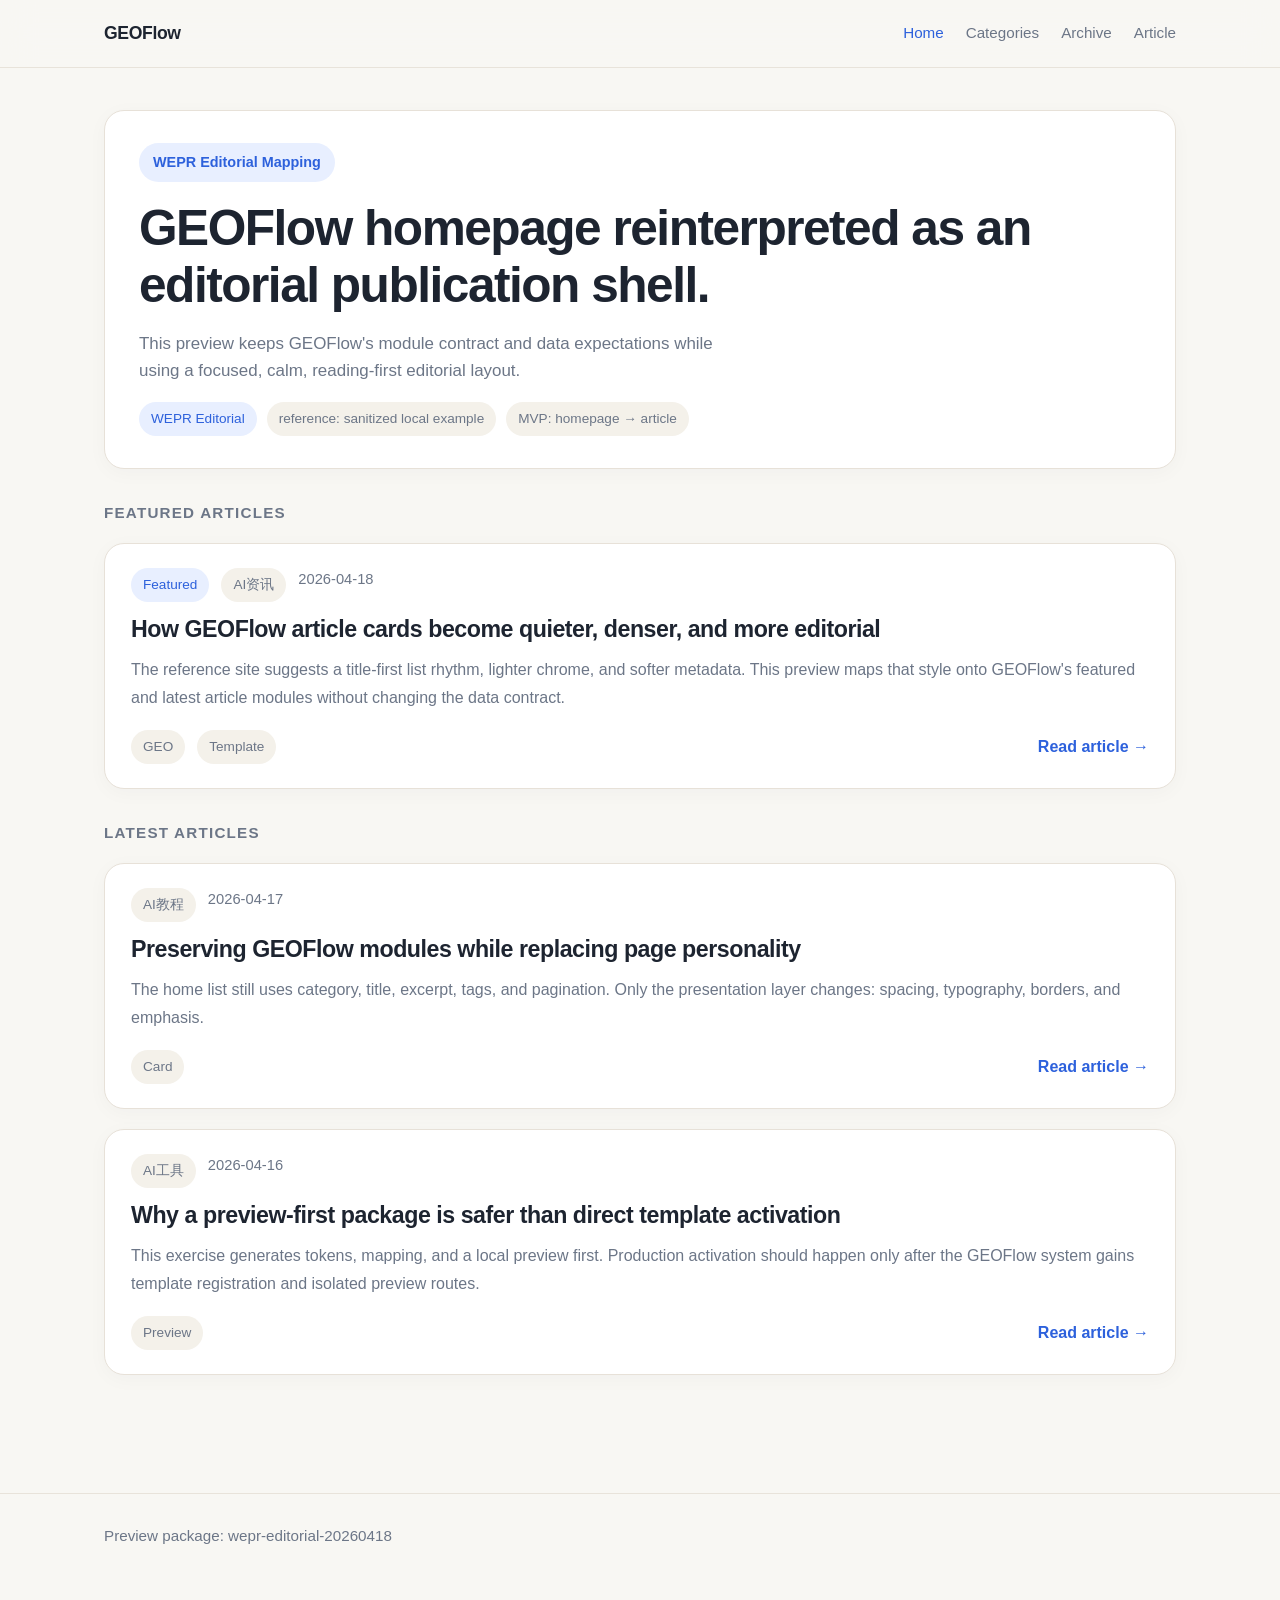
<file: docs/knowledge/ad-agent-qa/raw/s29-wepr-geo/wepr-geoflow/examples/wepr-editorial-20260418/index.html>
<!doctype html>
<html lang="zh-CN">
<head>
  <meta charset="utf-8">
  <meta name="viewport" content="width=device-width, initial-scale=1">
  <title>WEPR Editorial Preview · Home</title>
  <link rel="stylesheet" href="./assets/theme.css">
</head>
<body>
  <header class="topbar">
    <div class="shell topbar__inner">
      <a class="brand" href="./index.html">GEOFlow</a>
      <nav class="nav">
        <a class="active" href="./index.html">Home</a>
        <a href="./category.html">Categories</a>
        <a href="./archive.html">Archive</a>
        <a href="./article.html">Article</a>
      </nav>
    </div>
  </header>
  <main class="page">
    <div class="shell">
      <section class="hero">
        <div class="hero__eyebrow">WEPR Editorial Mapping</div>
        <h1 class="hero__title">GEOFlow homepage reinterpreted as an editorial publication shell.</h1>
        <p class="hero__copy">This preview keeps GEOFlow's module contract and data expectations while using a focused, calm, reading-first editorial layout.</p>
        <div id="packageMeta" style="display:flex;flex-wrap:wrap;gap:10px;margin-top:18px"></div>
      </section>

      <h2 class="section-title">Featured Articles</h2>
      <section class="card-list" style="margin-bottom:32px">
        <article class="card">
          <div class="meta">
            <span class="chip chip--accent">Featured</span>
            <span class="chip">AI资讯</span>
            <span>2026-04-18</span>
          </div>
          <h3 class="card__title"><a href="./article.html">How GEOFlow article cards become quieter, denser, and more editorial</a></h3>
          <p class="card__excerpt">The reference site suggests a title-first list rhythm, lighter chrome, and softer metadata. This preview maps that style onto GEOFlow's featured and latest article modules without changing the data contract.</p>
          <div class="card__footer">
            <div class="meta" style="margin:0"><span class="chip">GEO</span><span class="chip">Template</span></div>
            <a class="card__link" href="./article.html">Read article →</a>
          </div>
        </article>
      </section>

      <h2 class="section-title">Latest Articles</h2>
      <section class="card-list">
        <article class="card">
          <div class="meta"><span class="chip">AI教程</span><span>2026-04-17</span></div>
          <h3 class="card__title"><a href="./article.html">Preserving GEOFlow modules while replacing page personality</a></h3>
          <p class="card__excerpt">The home list still uses category, title, excerpt, tags, and pagination. Only the presentation layer changes: spacing, typography, borders, and emphasis.</p>
          <div class="card__footer"><div class="meta" style="margin:0"><span class="chip">Card</span></div><a class="card__link" href="./article.html">Read article →</a></div>
        </article>
        <article class="card">
          <div class="meta"><span class="chip">AI工具</span><span>2026-04-16</span></div>
          <h3 class="card__title"><a href="./article.html">Why a preview-first package is safer than direct template activation</a></h3>
          <p class="card__excerpt">This exercise generates tokens, mapping, and a local preview first. Production activation should happen only after the GEOFlow system gains template registration and isolated preview routes.</p>
          <div class="card__footer"><div class="meta" style="margin:0"><span class="chip">Preview</span></div><a class="card__link" href="./article.html">Read article →</a></div>
        </article>
      </section>
    </div>
  </main>
  <footer class="footer"><div class="shell">Preview package: wepr-editorial-20260418</div></footer>
  <script src="./assets/app.js"></script>
</body>
</html>
</file>
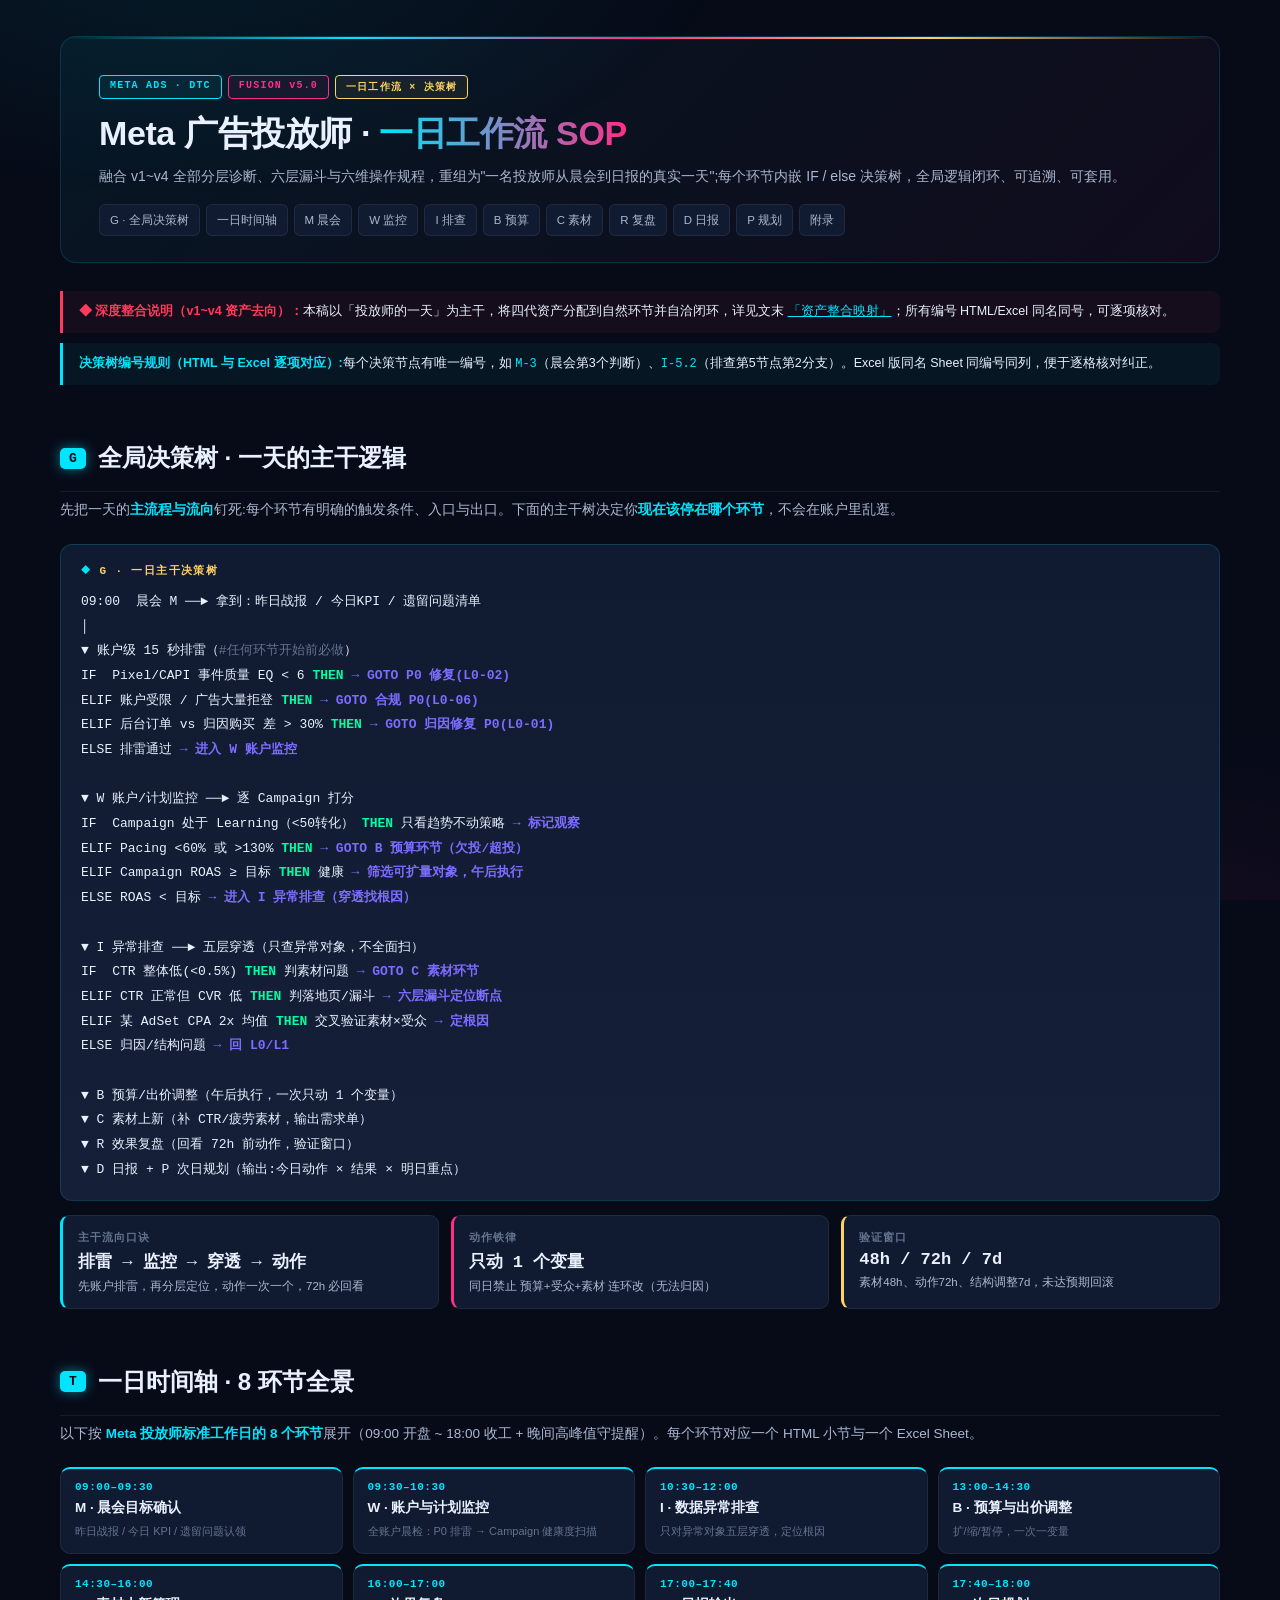
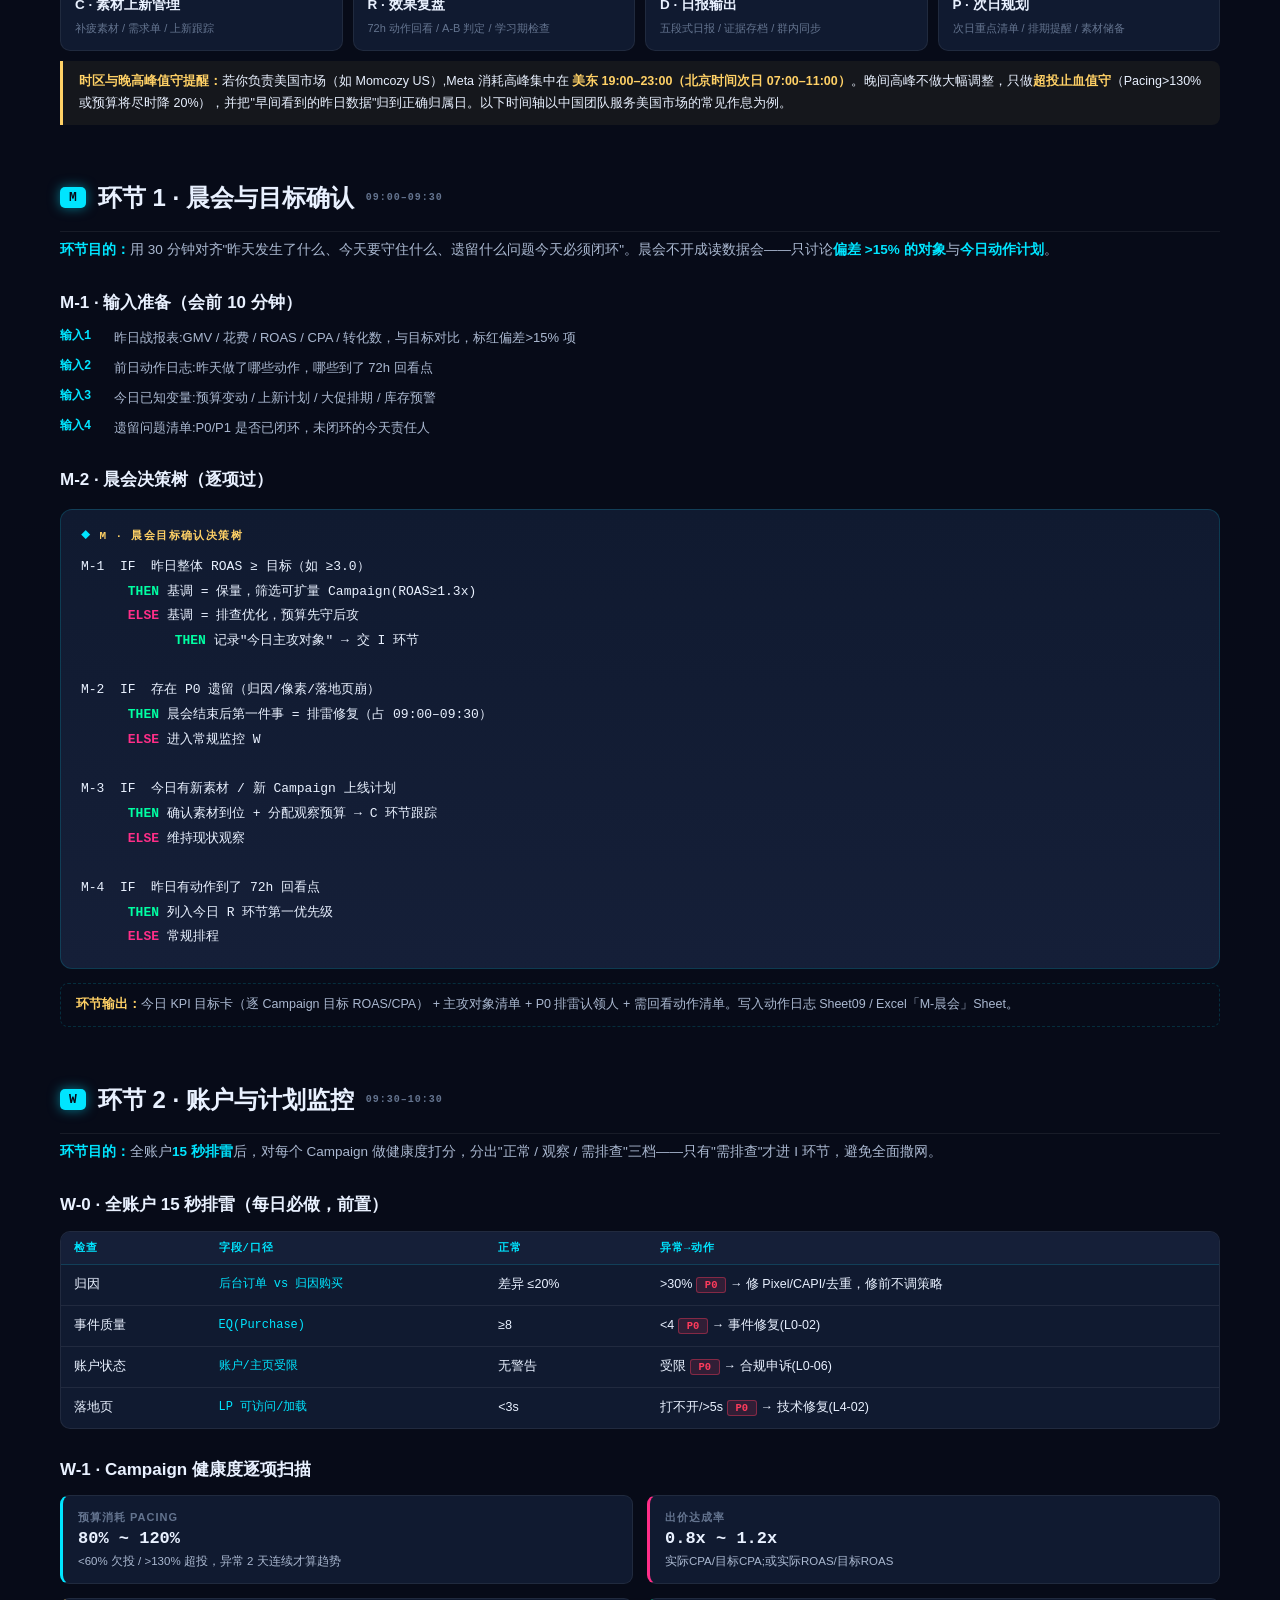
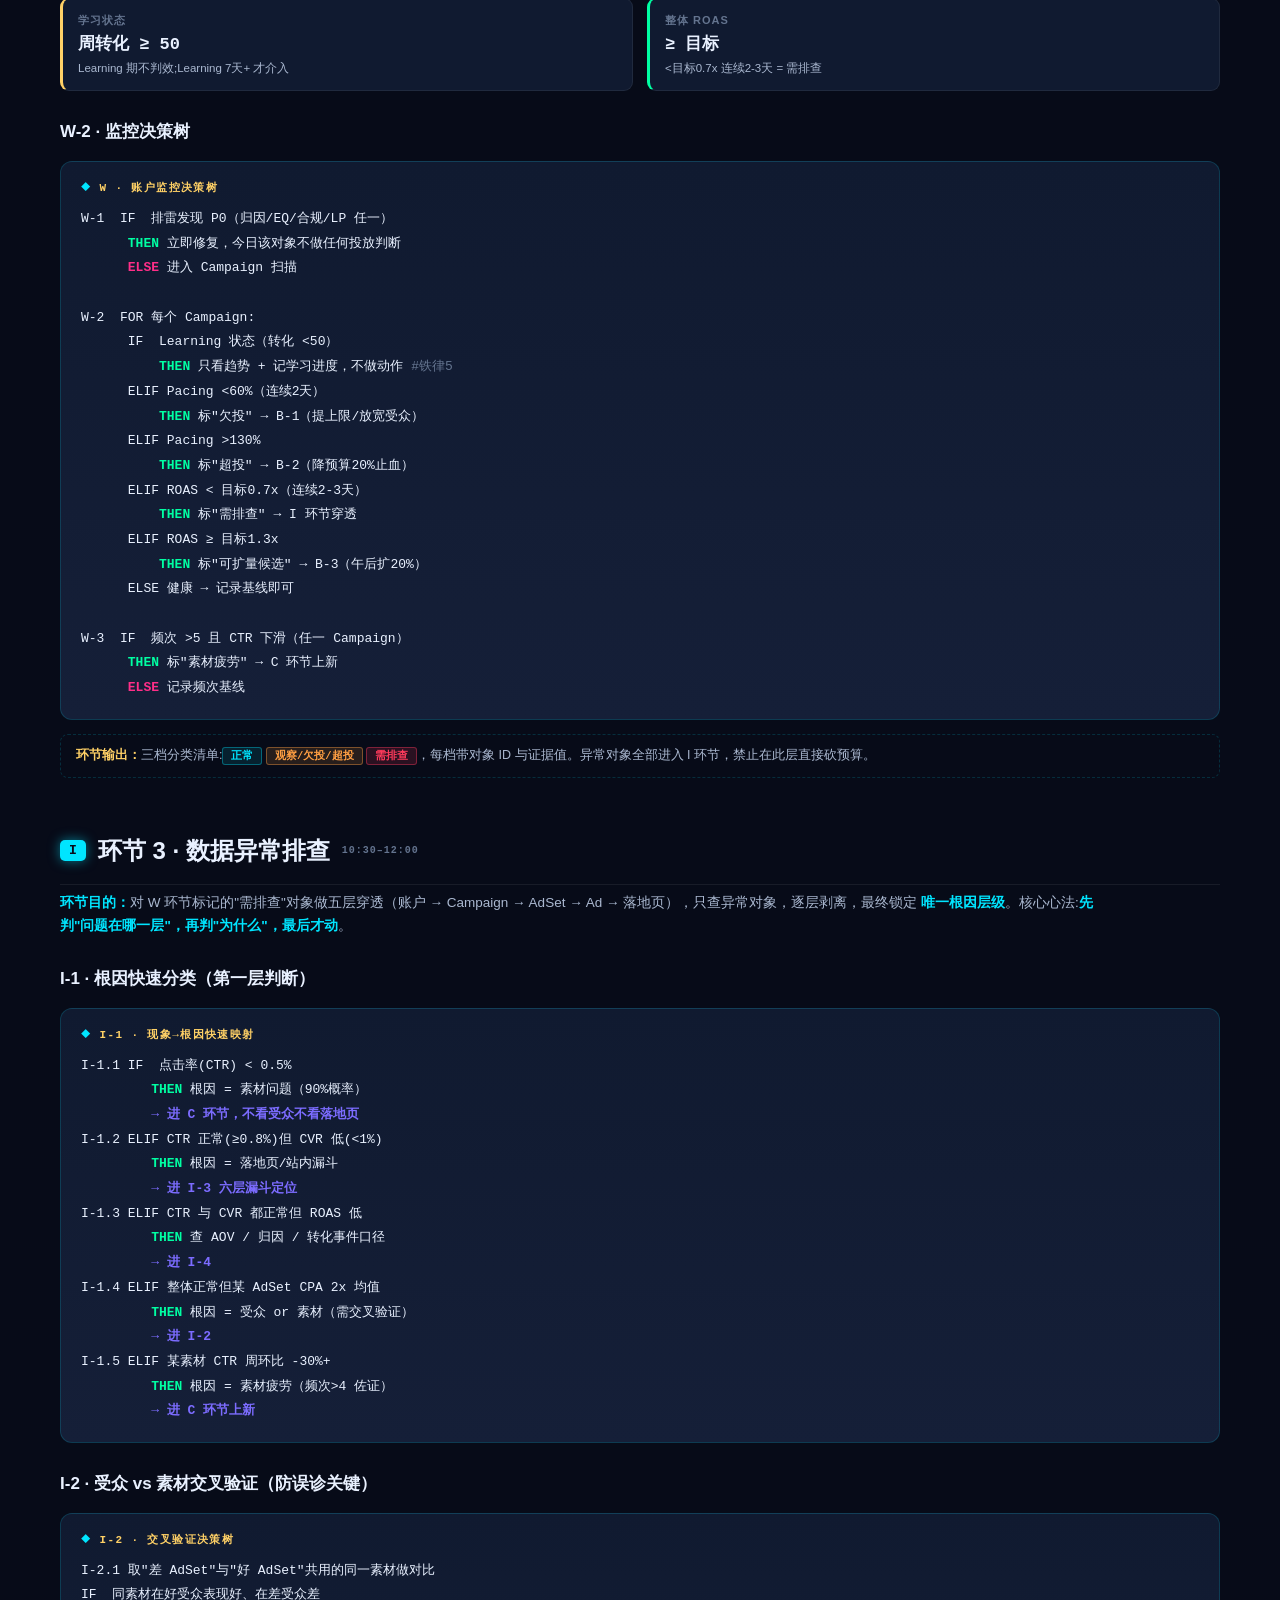
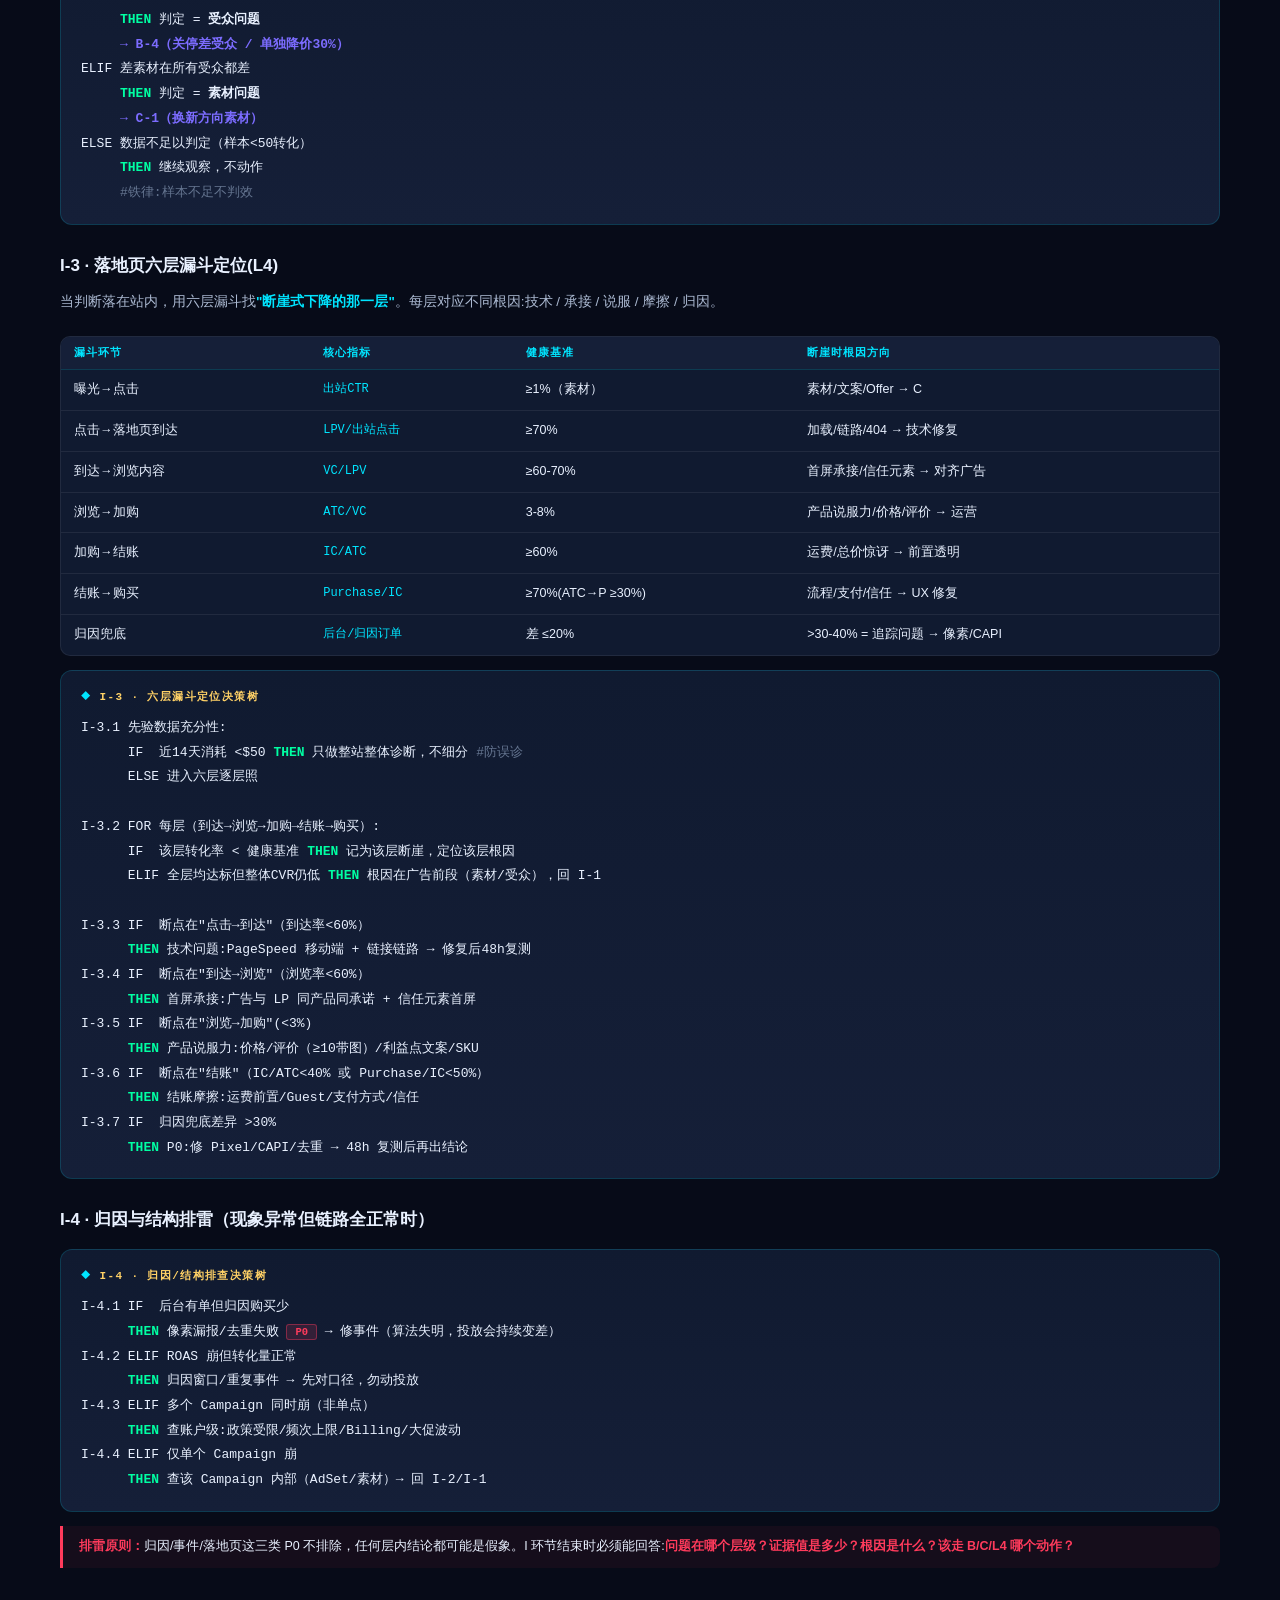
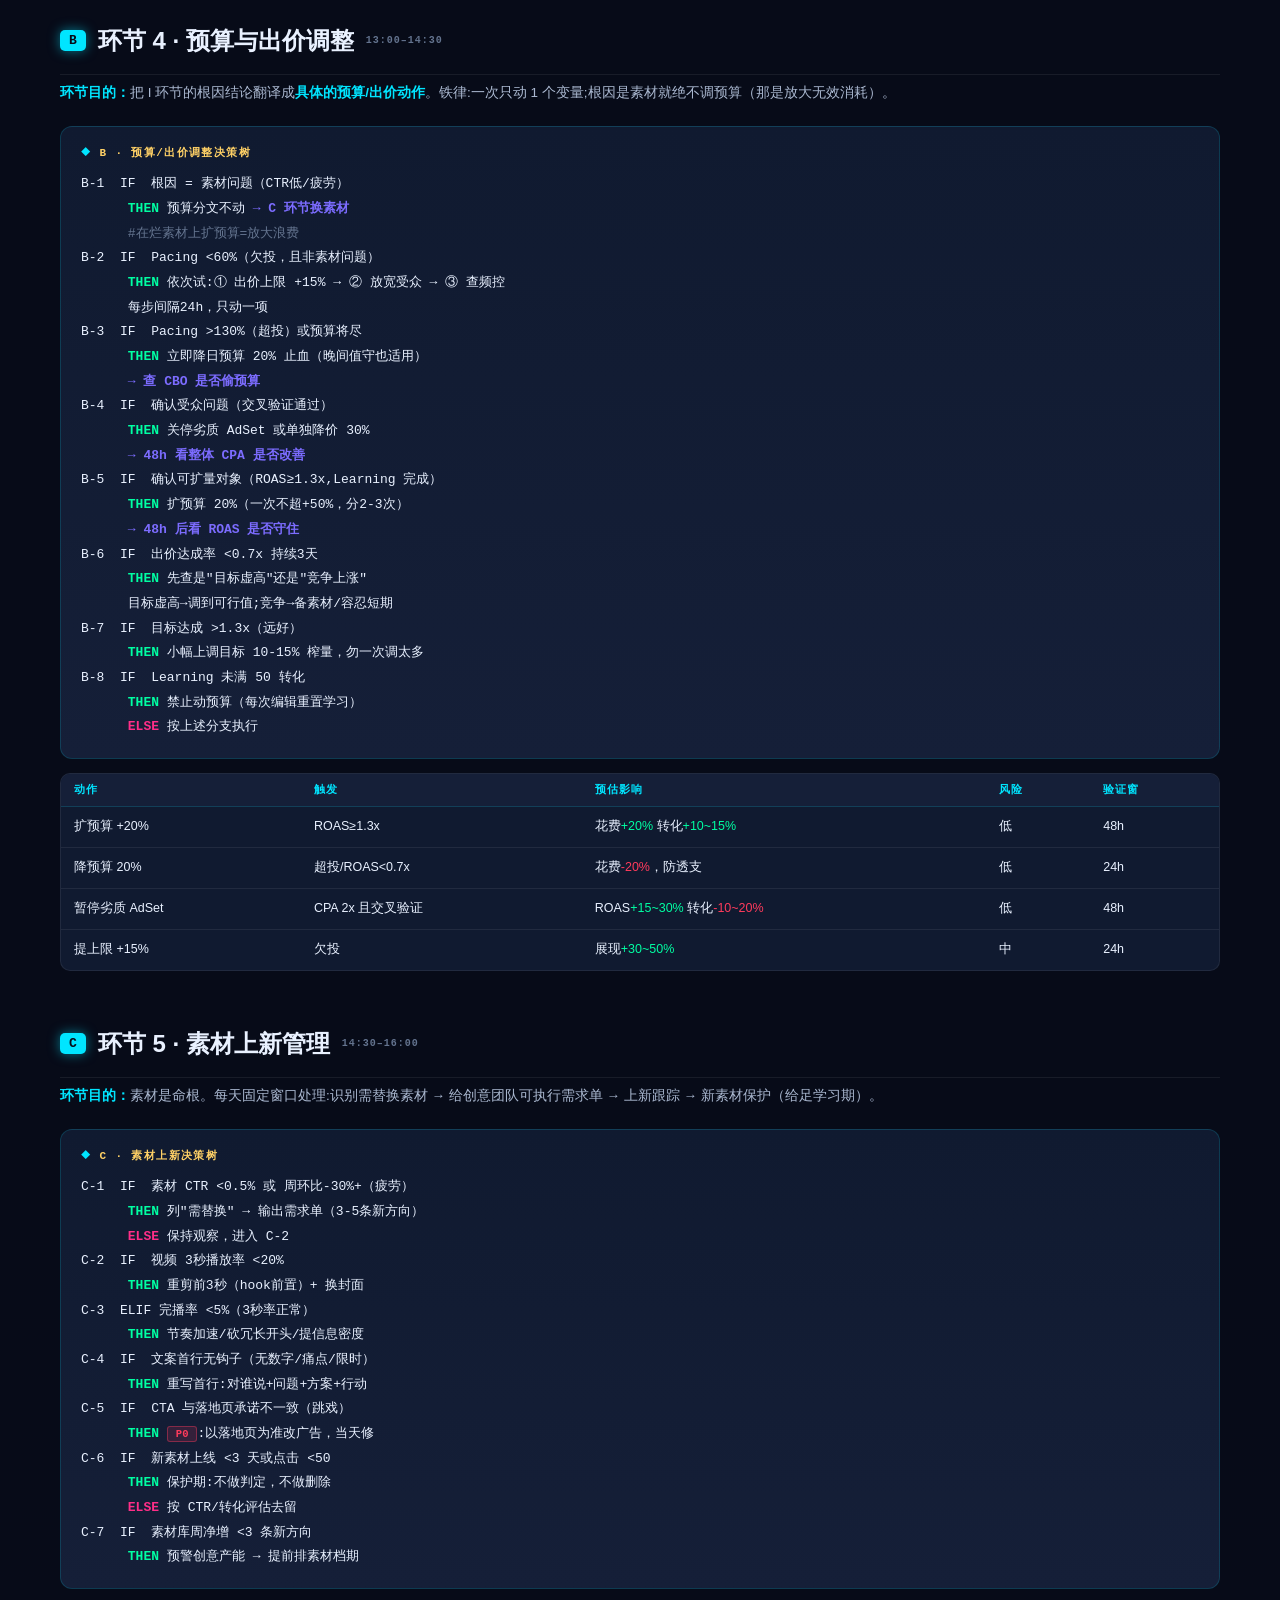
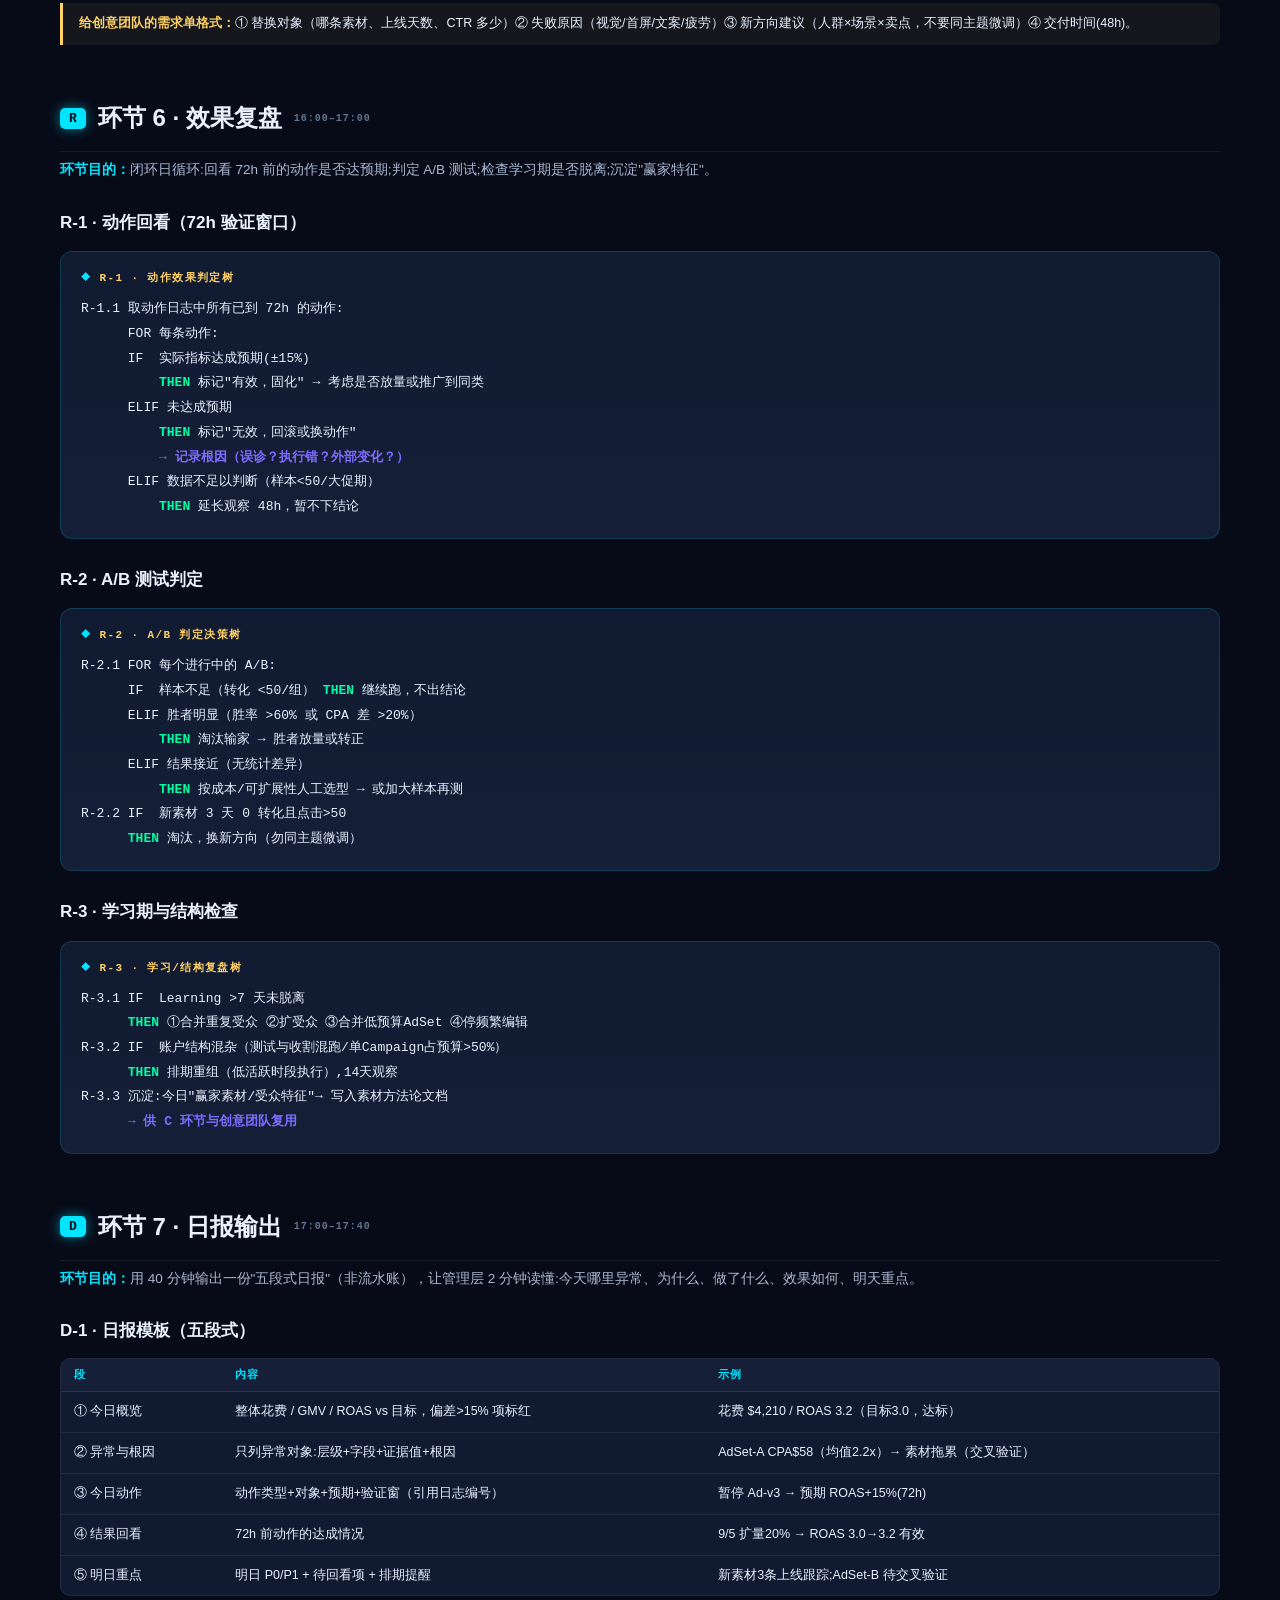
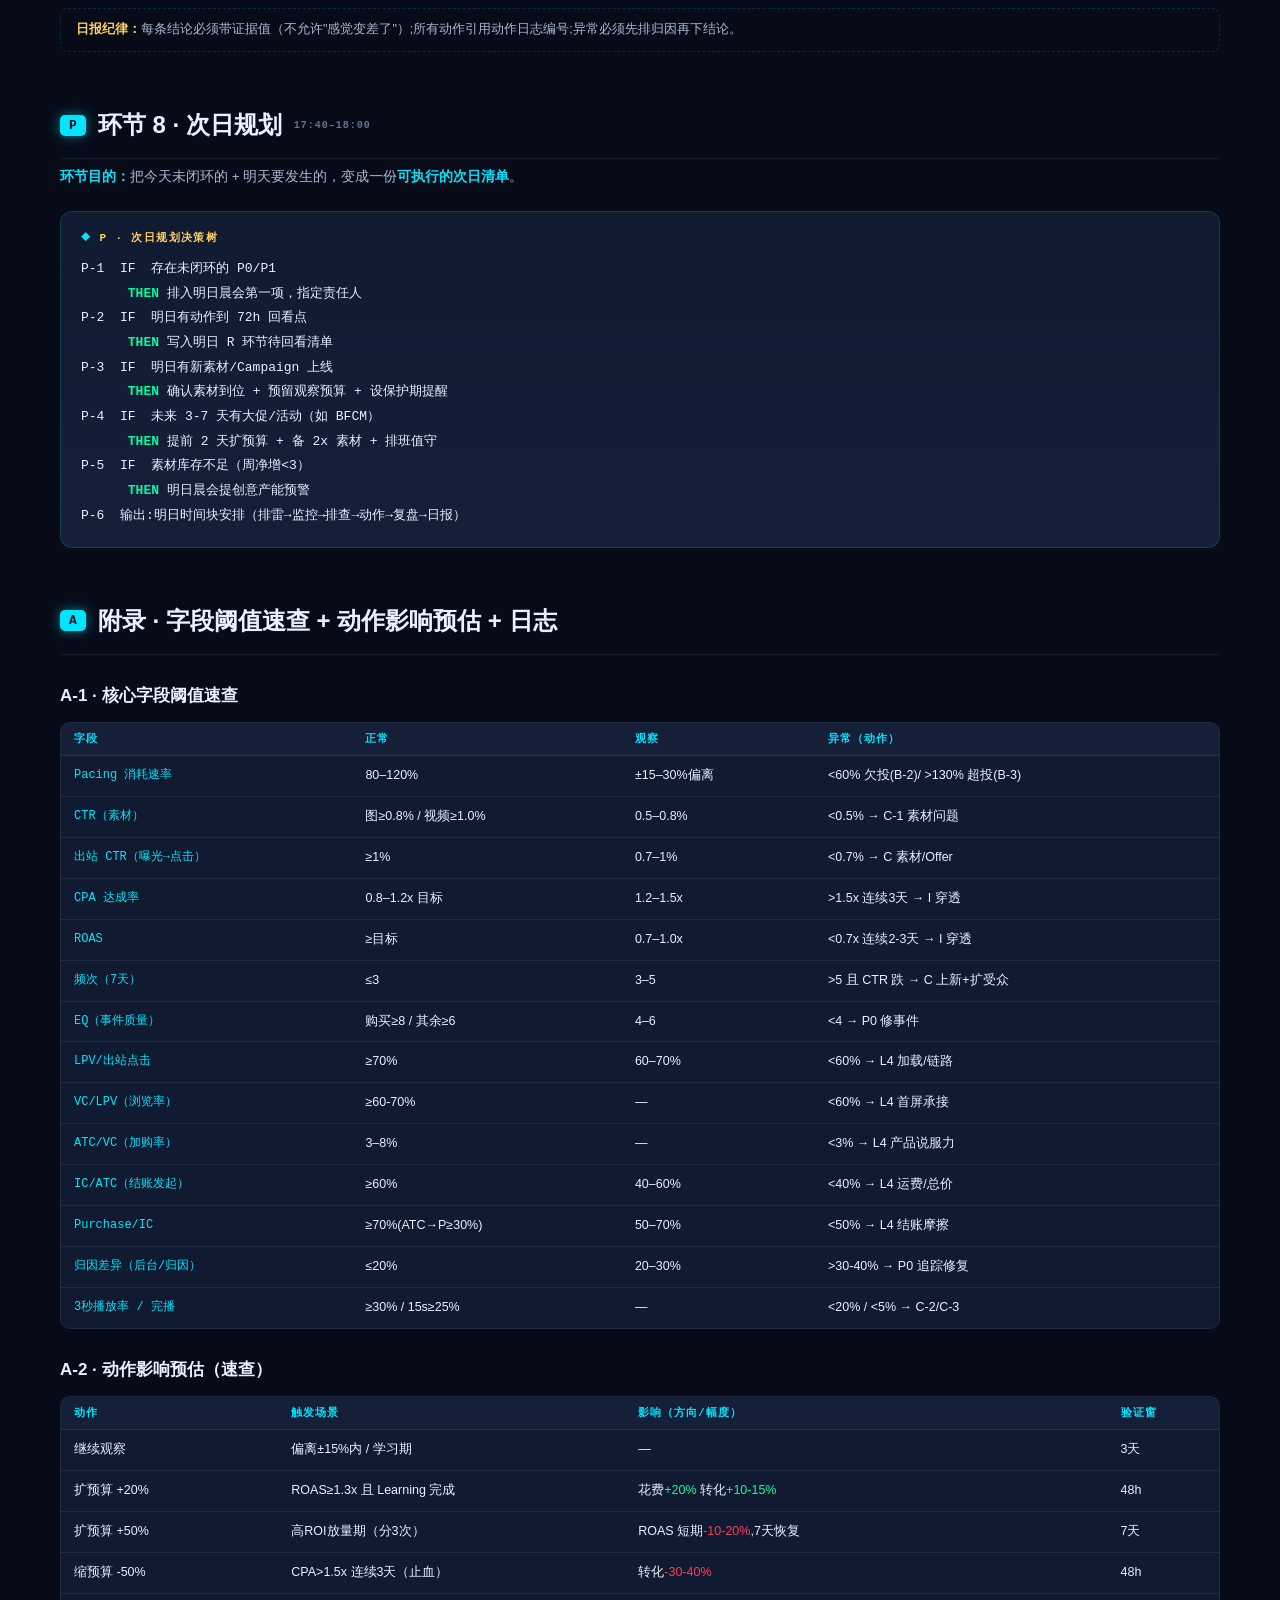
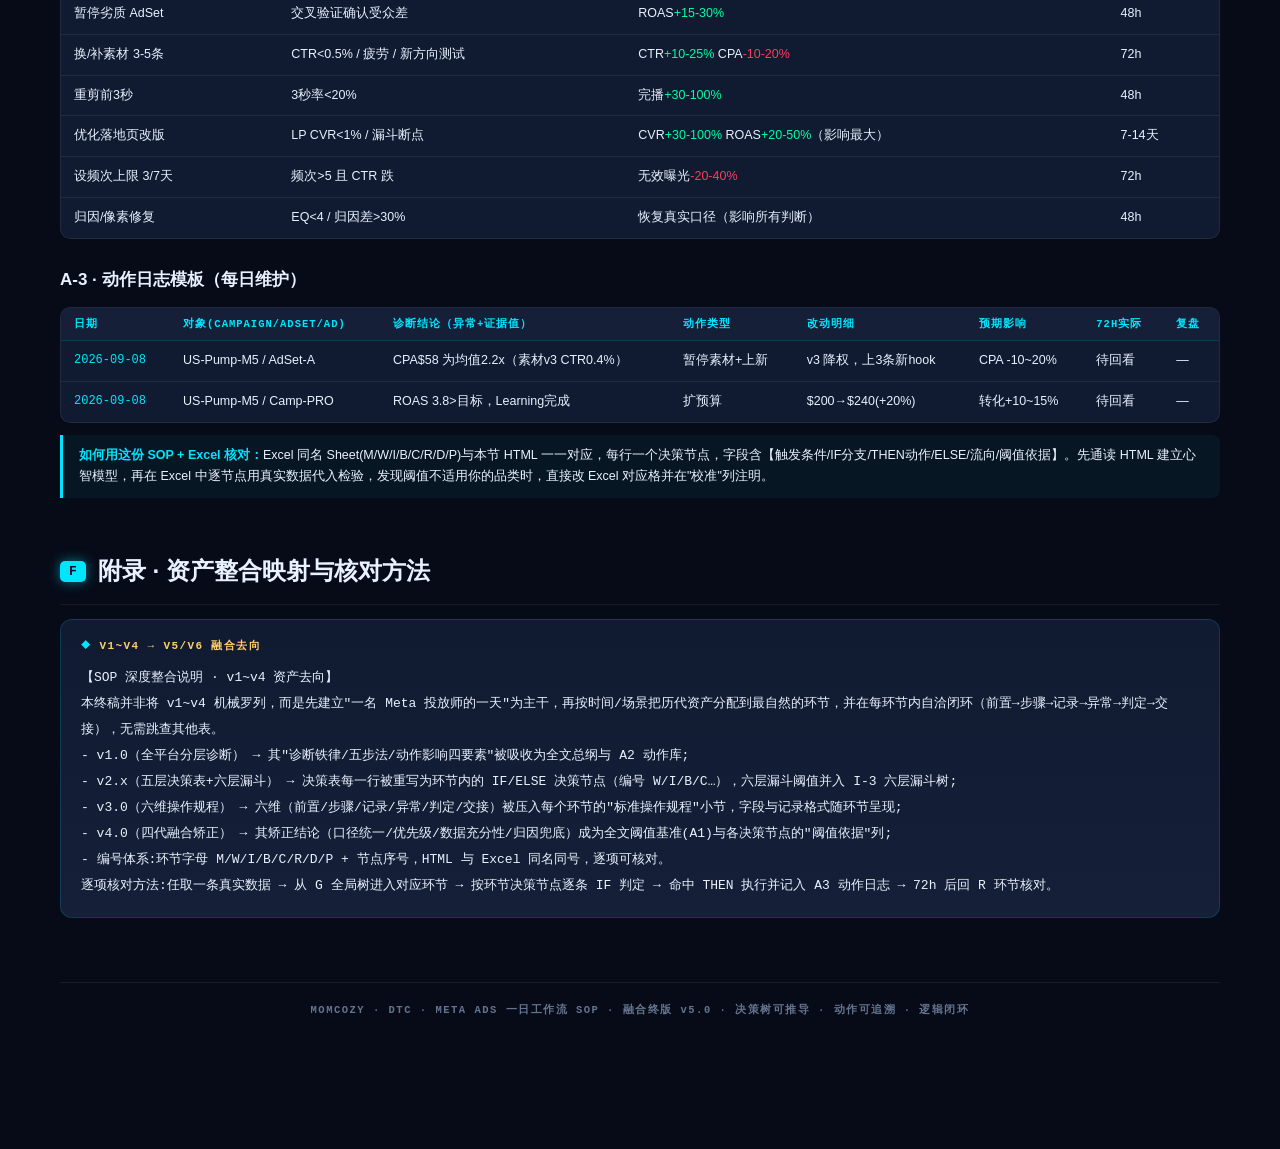
<file: docs/knowledge/ad-agent-qa/raw/s6-meta-operator-daily-sop.html>
<!DOCTYPE html>
<html lang="zh-CN">
<head>
<meta charset="UTF-8">
<meta name="viewport" content="width=device-width, initial-scale=1.0">
<title>Meta 广告投放师 · 一日工作流 SOP 融合终版 v5.0</title>
<style>
  :root{
    --bg:#070b18; --bg2:#0b1224; --card:#101a30; --card2:#151f38;
    --line:rgba(0,229,255,.16); --linesoft:rgba(255,255,255,.07);
    --cy:#00e5ff; --cy-dim:#0a7f96; --mg:#ff2e88; --gd:#ffd166;
    --gr:#00ffa3; --rd:#ff3b5c; --pu:#7c6cff; --or:#ff9f43;
    --t1:#e9f1ff; --t2:#aab8d0; --t3:#64748f;
    --mono:'SF Mono','JetBrains Mono','Menlo',monospace;
  }
  *{box-sizing:border-box;margin:0;padding:0}
  html{scroll-behavior:smooth}
  body{background:var(--bg);color:var(--t1);font-family:-apple-system,BlinkMacSystemFont,'SF Pro Display','PingFang SC','Microsoft YaHei',sans-serif;font-size:14.5px;line-height:1.75}
  body::before{content:'';position:fixed;inset:0;pointer-events:none;z-index:0;
    background:radial-gradient(ellipse 70% 45% at 15% -5%,rgba(0,229,255,.07),transparent 60%),
    radial-gradient(ellipse 55% 40% at 90% 105%,rgba(255,46,136,.06),transparent 60%)}
  .wrap{max-width:1240px;margin:0 auto;padding:36px 40px 130px;position:relative;z-index:1}
  /* header */
  .hdr{border:1px solid var(--line);border-radius:16px;padding:34px 38px 26px;position:relative;overflow:hidden;background:linear-gradient(135deg,rgba(0,229,255,.05),rgba(255,46,136,.04));margin-bottom:28px}
  .hdr::before{content:'';position:absolute;top:0;left:0;right:0;height:2px;background:linear-gradient(90deg,transparent,var(--cy),var(--mg),var(--gd),transparent)}
  .chip{display:inline-flex;gap:6px;flex-wrap:wrap;margin-bottom:14px}
  .chip span{font:600 10px var(--mono);letter-spacing:1.2px;padding:4px 10px;border:1px solid;border-radius:4px}
  .c-cy{color:var(--cy);border-color:var(--cy);background:rgba(0,229,255,.06)}
  .c-mg{color:var(--mg);border-color:var(--mg);background:rgba(255,46,136,.06)}
  .c-gd{color:var(--gd);border-color:var(--gd);background:rgba(255,209,102,.06)}
  h1{font-size:34px;font-weight:800;letter-spacing:-.4px;line-height:1.2;margin-bottom:10px}
  h1 .grad{background:linear-gradient(90deg,var(--cy),var(--mg));-webkit-background-clip:text;background-clip:text;-webkit-text-fill-color:transparent}
  .sub{color:var(--t2);font-size:14px;margin-bottom:16px}
  .toc{display:flex;gap:6px;flex-wrap:wrap;margin-top:6px}
  .toc a{font-size:11.5px;color:var(--t2);text-decoration:none;border:1px solid var(--linesoft);background:var(--card);padding:5px 10px;border-radius:6px}
  .toc a:hover{color:var(--cy);border-color:var(--cy)}
  /* section headers */
  h2{display:flex;align-items:center;gap:12px;font-size:24px;font-weight:800;margin:52px 0 6px;padding-bottom:12px;border-bottom:1px solid var(--linesoft)}
  h2 .no{font:700 13px var(--mono);color:var(--bg);background:var(--cy);padding:3px 9px;border-radius:5px;box-shadow:0 0 12px rgba(0,229,255,.5)}
  h2 .tag{font:600 10px var(--mono);color:var(--t3);letter-spacing:1px;text-transform:uppercase}
  .lead{color:var(--t2);font-size:13.5px;margin-bottom:22px;max-width:1050px}
  .lead b{color:var(--cy)}
  h3{font-size:17px;font-weight:700;margin:26px 0 10px;color:var(--t1)}
  h4{font-size:13.5px;font-weight:700;margin:16px 0 8px;color:var(--gd);letter-spacing:.3px}
  /* time timeline */
  .timeline{display:grid;grid-template-columns:repeat(4,1fr);gap:10px;margin:16px 0 8px}
  .tl-card{background:var(--card);border:1px solid var(--linesoft);border-top:2px solid var(--cy);border-radius:10px;padding:12px 14px}
  .tl-card .t{font:700 11px var(--mono);color:var(--cy);letter-spacing:.5px}
  .tl-card .n{font-size:13.5px;font-weight:700;color:var(--t1);margin:3px 0 2px}
  .tl-card .d{font-size:11px;color:var(--t3)}
  /* decision tree block */
  .tree{border:1px solid var(--line);border-radius:12px;background:linear-gradient(180deg,var(--card),var(--card2));padding:18px 20px;margin:14px 0;position:relative;overflow-x:auto}
  .tree .cap{font:700 11px var(--mono);color:var(--gd);letter-spacing:1.4px;text-transform:uppercase;margin-bottom:12px;display:flex;align-items:center;gap:8px}
  .tree .cap::before{content:'◆';color:var(--cy);font-size:9px}
  .dline{font:13px/1.9 var(--mono);white-space:pre;color:var(--t1)}
  .dline .IF{color:var(--cy);font-weight:700}
  .dline .then{color:var(--gr);font-weight:700}
  .dline .elif{color:var(--gd);font-weight:700}
  .dline .else{color:var(--mg);font-weight:700}
  .dline .cm{color:var(--t3)}
  .dline .go{color:var(--pu);font-weight:700}
  .dline .p0{color:var(--rd);font-weight:800}
  .dline .p1{color:var(--or);font-weight:700}
  /* rule cards */
  .grid2{display:grid;grid-template-columns:1fr 1fr;gap:14px}
  .grid3{display:grid;grid-template-columns:repeat(3,1fr);gap:12px}
  .kpi{background:var(--card);border:1px solid var(--linesoft);border-left:3px solid var(--cy);border-radius:9px;padding:12px 15px}
  .kpi.mg{border-left-color:var(--mg)} .kpi.gd{border-left-color:var(--gd)} .kpi.gr{border-left-color:var(--gr)}
  .kpi .h{font-size:11px;color:var(--t3);text-transform:uppercase;letter-spacing:1px;font-weight:600}
  .kpi .v{font:700 17px var(--mono);color:var(--t1);margin-top:2px}
  .kpi .d{font-size:11.5px;color:var(--t2);margin-top:3px}
  /* tables */
  .tw{overflow-x:auto;border:1px solid var(--linesoft);border-radius:10px;margin:12px 0;background:var(--card)}
  table{width:100%;border-collapse:collapse;font-size:12.5px;min-width:760px}
  th{background:var(--card2);color:var(--cy);text-align:left;padding:9px 13px;font:700 10.5px var(--mono);letter-spacing:1px;text-transform:uppercase;border-bottom:1px solid var(--line);white-space:nowrap}
  td{padding:9px 13px;border-bottom:1px solid var(--linesoft);color:var(--t1);vertical-align:top}
  tr:last-child td{border:none}
  tr:hover td{background:rgba(0,229,255,.03)}
  .mono{font-family:var(--mono);font-size:12px;color:var(--cy)}
  .p{display:inline-block;padding:1px 8px;border-radius:3px;font:700 10.5px var(--mono)}
  .p.p0{background:rgba(255,59,92,.14);color:var(--rd);border:1px solid rgba(255,59,92,.4)}
  .p.p1{background:rgba(255,159,67,.13);color:var(--or);border:1px solid rgba(255,159,67,.4)}
  .p.p2{background:rgba(0,229,255,.1);color:var(--cy);border:1px solid rgba(0,229,255,.35)}
  .p.ok{background:rgba(0,255,163,.1);color:var(--gr);border:1px solid rgba(0,255,163,.35)}
  .up{color:var(--gr)} .dn{color:var(--rd)} .mid{color:var(--gd)}
  /* callout */
  .note{border-left:3px solid var(--gd);background:rgba(255,209,102,.06);padding:10px 16px;border-radius:0 8px 8px 0;font-size:12.5px;color:var(--t1);margin:10px 0}
  .note.cy{border-color:var(--cy);background:rgba(0,229,255,.05)}
  .note.rd{border-color:var(--rd);background:rgba(255,59,92,.06)}
  .note b{color:var(--gd)} .note.cy b{color:var(--cy)} .note.rd b{color:var(--rd)}
  .step{display:flex;gap:10px;margin:7px 0;font-size:13px;color:var(--t2)}
  .step .idx{font:700 12px var(--mono);color:var(--cy);min-width:44px}
  .out{margin-top:10px;padding:10px 15px;border:1px dashed var(--line);border-radius:8px;font-size:12.5px;color:var(--t2)}
  .out b{color:var(--gd)}
  .footer{margin-top:64px;padding-top:20px;border-top:1px solid var(--linesoft);text-align:center;font:600 10.5px var(--mono);color:var(--t3);letter-spacing:1.5px}
  @media(max-width:980px){.wrap{padding:20px 16px}.grid2,.grid3{grid-template-columns:1fr}.timeline{grid-template-columns:repeat(2,1fr)}h1{font-size:26px}h2{font-size:20px}}
</style>
</head>
<body>
<div class="wrap">
<!-- ============ HEADER ============ -->
<header class="hdr">
  <div class="chip">
    <span class="c-cy">META ADS · DTC</span>
    <span class="c-mg">FUSION v5.0</span>
    <span class="c-gd">一日工作流 × 决策树</span>
  </div>
  <h1>Meta 广告投放师 · <span class="grad">一日工作流 SOP</span></h1>
  <p class="sub">融合 v1~v4 全部分层诊断、六层漏斗与六维操作规程，重组为"一名投放师从晨会到日报的真实一天";每个环节内嵌 IF / else 决策树，全局逻辑闭环、可追溯、可套用。</p>
  <div class="toc">
    <a href="#g">G · 全局决策树</a>
    <a href="#t">一日时间轴</a>
    <a href="#m">M 晨会</a>
    <a href="#w">W 监控</a>
    <a href="#i">I 排查</a>
    <a href="#b">B 预算</a>
    <a href="#c">C 素材</a>
    <a href="#r">R 复盘</a>
    <a href="#d">D 日报</a>
    <a href="#p">P 规划</a>
    <a href="#a">附录</a>
  </div>
</header>
<div class="note rd" style="margin-top:18px"><b>◆ 深度整合说明（v1~v4 资产去向）：</b>本稿以「投放师的一天」为主干，将四代资产分配到自然环节并自洽闭环，详见文末 <a href="#fusion" style="color:var(--cy)">「资产整合映射」</a>；所有编号 HTML/Excel 同名同号，可逐项核对。</div>


<div class="note cy"><b>决策树编号规则（HTML 与 Excel 逐项对应）:</b>每个决策节点有唯一编号，如 <span class="mono">M-3</span>（晨会第3个判断）、<span class="mono">I-5.2</span>（排查第5节点第2分支）。Excel 版同名 Sheet 同编号同列，便于逐格核对纠正。</div>

<!-- ============ G 全局 ============ -->
<h2 id="g"><span class="no">G</span>全局决策树 · 一天的主干逻辑</h2>
<p class="lead">先把一天的<b>主流程与流向</b>钉死:每个环节有明确的触发条件、入口与出口。下面的主干树决定你<b>现在该停在哪个环节</b>，不会在账户里乱逛。</p>

<div class="tree"><div class="cap">G · 一日主干决策树</div>
<div class="dline">09:00  晨会 M ──► 拿到：昨日战报 / 今日KPI / 遗留问题清单
│
▼ 账户级 15 秒排雷（<span class="cm">#任何环节开始前必做</span>）
IF  Pixel/CAPI 事件质量 EQ &lt; 6 <span class="then">THEN</span> <span class="go">→ GOTO P0 修复(L0-02)</span>
ELIF 账户受限 / 广告大量拒登 <span class="then">THEN</span> <span class="go">→ GOTO 合规 P0(L0-06)</span>
ELIF 后台订单 vs 归因购买 差 &gt; 30% <span class="then">THEN</span> <span class="go">→ GOTO 归因修复 P0(L0-01)</span>
ELSE 排雷通过 <span class="go">→ 进入 W 账户监控</span>

▼ W 账户/计划监控 ──► 逐 Campaign 打分
IF  Campaign 处于 Learning（&lt;50转化） <span class="then">THEN</span> 只看趋势不动策略 <span class="go">→ 标记观察</span>
ELIF Pacing &lt;60% 或 &gt;130% <span class="then">THEN</span> <span class="go">→ GOTO B 预算环节（欠投/超投）</span>
ELIF Campaign ROAS ≥ 目标 <span class="then">THEN</span> 健康 <span class="go">→ 筛选可扩量对象，午后执行</span>
ELSE ROAS &lt; 目标 <span class="go">→ 进入 I 异常排查（穿透找根因）</span>

▼ I 异常排查 ──► 五层穿透（只查异常对象，不全面扫）
IF  CTR 整体低(&lt;0.5%) <span class="then">THEN</span> 判素材问题 <span class="go">→ GOTO C 素材环节</span>
ELIF CTR 正常但 CVR 低 <span class="then">THEN</span> 判落地页/漏斗 <span class="go">→ 六层漏斗定位断点</span>
ELIF 某 AdSet CPA 2x 均值 <span class="then">THEN</span> 交叉验证素材×受众 <span class="go">→ 定根因</span>
ELSE 归因/结构问题 <span class="go">→ 回 L0/L1</span>

▼ B 预算/出价调整（午后执行，一次只动 1 个变量）
▼ C 素材上新（补 CTR/疲劳素材，输出需求单）
▼ R 效果复盘（回看 72h 前动作，验证窗口）
▼ D 日报 + P 次日规划（输出:今日动作 × 结果 × 明日重点）</div>
</div>

<div class="grid3">
  <div class="kpi"><div class="h">主干流向口诀</div><div class="v">排雷 → 监控 → 穿透 → 动作</div><div class="d">先账户排雷，再分层定位，动作一次一个，72h 必回看</div></div>
  <div class="kpi mg"><div class="h">动作铁律</div><div class="v">只动 1 个变量</div><div class="d">同日禁止 预算+受众+素材 连环改（无法归因）</div></div>
  <div class="kpi gd"><div class="h">验证窗口</div><div class="v">48h / 72h / 7d</div><div class="d">素材48h、动作72h、结构调整7d，未达预期回滚</div></div>
</div>

<!-- ============ 时间轴 ============ -->
<h2 id="t"><span class="no">T</span>一日时间轴 · 8 环节全景</h2>
<p class="lead">以下按 <b>Meta 投放师标准工作日的 8 个环节</b>展开（09:00 开盘 ~ 18:00 收工 + 晚间高峰值守提醒）。每个环节对应一个 HTML 小节与一个 Excel Sheet。</p>

<div class="timeline">
  <div class="tl-card"><div class="t">09:00–09:30</div><div class="n">M · 晨会目标确认</div><div class="d">昨日战报 / 今日 KPI / 遗留问题认领</div></div>
  <div class="tl-card"><div class="t">09:30–10:30</div><div class="n">W · 账户与计划监控</div><div class="d">全账户晨检：P0 排雷 → Campaign 健康度扫描</div></div>
  <div class="tl-card"><div class="t">10:30–12:00</div><div class="n">I · 数据异常排查</div><div class="d">只对异常对象五层穿透，定位根因</div></div>
  <div class="tl-card"><div class="t">13:00–14:30</div><div class="n">B · 预算与出价调整</div><div class="d">扩/缩/暂停，一次一变量</div></div>
  <div class="tl-card"><div class="t">14:30–16:00</div><div class="n">C · 素材上新管理</div><div class="d">补疲素材 / 需求单 / 上新跟踪</div></div>
  <div class="tl-card"><div class="t">16:00–17:00</div><div class="n">R · 效果复盘</div><div class="d">72h 动作回看 / A-B 判定 / 学习期检查</div></div>
  <div class="tl-card"><div class="t">17:00–17:40</div><div class="n">D · 日报输出</div><div class="d">五段式日报 / 证据存档 / 群内同步</div></div>
  <div class="tl-card"><div class="t">17:40–18:00</div><div class="n">P · 次日规划</div><div class="d">次日重点清单 / 排期提醒 / 素材储备</div></div>
</div>

<div class="note"><b>时区与晚高峰值守提醒：</b>若你负责美国市场（如 Momcozy US）,Meta 消耗高峰集中在 <b>美东 19:00–23:00（北京时间次日 07:00–11:00）</b>。晚间高峰不做大幅调整，只做<b>超投止血值守</b>（Pacing&gt;130% 或预算将尽时降 20%），并把"早间看到的昨日数据"归到正确归属日。以下时间轴以中国团队服务美国市场的常见作息为例。</div>
<!-- ============ M 晨会 ============ -->
<h2 id="m"><span class="no">M</span>环节 1 · 晨会与目标确认 <span class="tag">09:00–09:30</span></h2>
<p class="lead"><b>环节目的：</b>用 30 分钟对齐"昨天发生了什么、今天要守住什么、遗留什么问题今天必须闭环"。晨会不开成读数据会——只讨论<b>偏差 &gt;15% 的对象</b>与<b>今日动作计划</b>。</p>

<h3>M-1 · 输入准备（会前 10 分钟）</h3>
<div class="step"><span class="idx">输入1</span><span>昨日战报表:GMV / 花费 / ROAS / CPA / 转化数，与目标对比，标红偏差&gt;15% 项</span></div>
<div class="step"><span class="idx">输入2</span><span>前日动作日志:昨天做了哪些动作，哪些到了 72h 回看点</span></div>
<div class="step"><span class="idx">输入3</span><span>今日已知变量:预算变动 / 上新计划 / 大促排期 / 库存预警</span></div>
<div class="step"><span class="idx">输入4</span><span>遗留问题清单:P0/P1 是否已闭环，未闭环的今天责任人</span></div>

<h3>M-2 · 晨会决策树（逐项过）</h3>
<div class="tree"><div class="cap">M · 晨会目标确认决策树</div>
<div class="dline">M-1  IF  昨日整体 ROAS ≥ 目标（如 ≥3.0）
      <span class="then">THEN</span> 基调 = 保量，筛选可扩量 Campaign(ROAS≥1.3x)
      <span class="else">ELSE</span> 基调 = 排查优化，预算先守后攻
            <span class="then">THEN</span> 记录"今日主攻对象" → 交 I 环节

M-2  IF  存在 P0 遗留（归因/像素/落地页崩）
      <span class="then">THEN</span> 晨会结束后第一件事 = 排雷修复（占 09:00–09:30）
      <span class="else">ELSE</span> 进入常规监控 W

M-3  IF  今日有新素材 / 新 Campaign 上线计划
      <span class="then">THEN</span> 确认素材到位 + 分配观察预算 → C 环节跟踪
      <span class="else">ELSE</span> 维持现状观察

M-4  IF  昨日有动作到了 72h 回看点
      <span class="then">THEN</span> 列入今日 R 环节第一优先级
      <span class="else">ELSE</span> 常规排程</div>
</div>

<div class="out"><b>环节输出：</b>今日 KPI 目标卡（逐 Campaign 目标 ROAS/CPA） + 主攻对象清单 + P0 排雷认领人 + 需回看动作清单。写入动作日志 Sheet09 / Excel「M-晨会」Sheet。</div>

<!-- ============ W 监控 ============ -->
<h2 id="w"><span class="no">W</span>环节 2 · 账户与计划监控 <span class="tag">09:30–10:30</span></h2>
<p class="lead"><b>环节目的：</b>全账户<b>15 秒排雷</b>后，对每个 Campaign 做健康度打分，分出"正常 / 观察 / 需排查"三档——只有"需排查"才进 I 环节，避免全面撒网。</p>

<h3>W-0 · 全账户 15 秒排雷（每日必做，前置）</h3>
<div class="tw"><table>
<tr><th>检查</th><th>字段/口径</th><th>正常</th><th>异常→动作</th></tr>
<tr><td>归因</td><td class="mono">后台订单 vs 归因购买</td><td>差异 ≤20%</td><td>&gt;30% <span class="p p0">P0</span> → 修 Pixel/CAPI/去重，修前不调策略</td></tr>
<tr><td>事件质量</td><td class="mono">EQ(Purchase)</td><td>≥8</td><td>&lt;4 <span class="p p0">P0</span> → 事件修复(L0-02)</td></tr>
<tr><td>账户状态</td><td class="mono">账户/主页受限</td><td>无警告</td><td>受限 <span class="p p0">P0</span> → 合规申诉(L0-06)</td></tr>
<tr><td>落地页</td><td class="mono">LP 可访问/加载</td><td>&lt;3s</td><td>打不开/&gt;5s <span class="p p0">P0</span> → 技术修复(L4-02)</td></tr>
</table></div>

<h3>W-1 · Campaign 健康度逐项扫描</h3>
<div class="grid2">
  <div class="kpi"><div class="h">预算消耗 Pacing</div><div class="v">80% ~ 120%</div><div class="d">&lt;60% 欠投 / &gt;130% 超投，异常 2 天连续才算趋势</div></div>
  <div class="kpi mg"><div class="h">出价达成率</div><div class="v">0.8x ~ 1.2x</div><div class="d">实际CPA/目标CPA;或实际ROAS/目标ROAS</div></div>
  <div class="kpi gd"><div class="h">学习状态</div><div class="v">周转化 ≥ 50</div><div class="d">Learning 期不判效;Learning 7天+ 才介入</div></div>
  <div class="kpi gr"><div class="h">整体 ROAS</div><div class="v">≥ 目标</div><div class="d">&lt;目标0.7x 连续2-3天 = 需排查</div></div>
</div>

<h3>W-2 · 监控决策树</h3>
<div class="tree"><div class="cap">W · 账户监控决策树</div>
<div class="dline">W-1  IF  排雷发现 P0（归因/EQ/合规/LP 任一）
      <span class="then">THEN</span> 立即修复，今日该对象不做任何投放判断
      <span class="else">ELSE</span> 进入 Campaign 扫描

W-2  FOR 每个 Campaign:
      IF  Learning 状态（转化 &lt;50）
          <span class="then">THEN</span> 只看趋势 + 记学习进度，不做动作 <span class="cm">#铁律5</span>
      ELIF Pacing &lt;60%（连续2天）
          <span class="then">THEN</span> 标"欠投" → B-1（提上限/放宽受众）
      ELIF Pacing &gt;130%
          <span class="then">THEN</span> 标"超投" → B-2（降预算20%止血）
      ELIF ROAS &lt; 目标0.7x（连续2-3天）
          <span class="then">THEN</span> 标"需排查" → I 环节穿透
      ELIF ROAS ≥ 目标1.3x
          <span class="then">THEN</span> 标"可扩量候选" → B-3（午后扩20%）
      ELSE 健康 → 记录基线即可

W-3  IF  频次 &gt;5 且 CTR 下滑（任一 Campaign）
      <span class="then">THEN</span> 标"素材疲劳" → C 环节上新
      <span class="else">ELSE</span> 记录频次基线</div>
</div>

<div class="out"><b>环节输出：</b>三档分类清单:<span class="p p2">正常</span> <span class="p p1">观察/欠投/超投</span> <span class="p p0">需排查</span>，每档带对象 ID 与证据值。异常对象全部进入 I 环节，禁止在此层直接砍预算。</div>
<!-- ============ I 排查 ============ -->
<h2 id="i"><span class="no">I</span>环节 3 · 数据异常排查 <span class="tag">10:30–12:00</span></h2>
<p class="lead"><b>环节目的：</b>对 W 环节标记的"需排查"对象做五层穿透（账户 → Campaign → AdSet → Ad → 落地页），只查异常对象，逐层剥离，最终锁定 <b>唯一根因层级</b>。核心心法:<b>先判"问题在哪一层"，再判"为什么"，最后才动</b>。</p>

<h3>I-1 · 根因快速分类（第一层判断）</h3>
<div class="tree"><div class="cap">I-1 · 现象→根因快速映射</div>
<div class="dline">I-1.1 IF  点击率(CTR) &lt; 0.5%
         <span class="then">THEN</span> 根因 = 素材问题（90%概率）
         <span class="go">→ 进 C 环节，不看受众不看落地页</span>
I-1.2 ELIF CTR 正常(≥0.8%)但 CVR 低(&lt;1%)
         <span class="then">THEN</span> 根因 = 落地页/站内漏斗
         <span class="go">→ 进 I-3 六层漏斗定位</span>
I-1.3 ELIF CTR 与 CVR 都正常但 ROAS 低
         <span class="then">THEN</span> 查 AOV / 归因 / 转化事件口径
         <span class="go">→ 进 I-4</span>
I-1.4 ELIF 整体正常但某 AdSet CPA 2x 均值
         <span class="then">THEN</span> 根因 = 受众 or 素材（需交叉验证）
         <span class="go">→ 进 I-2</span>
I-1.5 ELIF 某素材 CTR 周环比 -30%+
         <span class="then">THEN</span> 根因 = 素材疲劳（频次&gt;4 佐证）
         <span class="go">→ 进 C 环节上新</span></div>
</div>

<h3>I-2 · 受众 vs 素材交叉验证（防误诊关键）</h3>
<div class="tree"><div class="cap">I-2 · 交叉验证决策树</div>
<div class="dline">I-2.1 取"差 AdSet"与"好 AdSet"共用的同一素材做对比
IF  同素材在好受众表现好、在差受众差
     <span class="then">THEN</span> 判定 = <b>受众问题</b>
     <span class="go">→ B-4（关停差受众 / 单独降价30%）</span>
ELIF 差素材在所有受众都差
     <span class="then">THEN</span> 判定 = <b>素材问题</b>
     <span class="go">→ C-1（换新方向素材）</span>
ELSE 数据不足以判定（样本&lt;50转化）
     <span class="then">THEN</span> 继续观察，不动作
     <span class="cm">#铁律:样本不足不判效</span></div>
</div>

<h3>I-3 · 落地页六层漏斗定位(L4)</h3>
<div class="lead">当判断落在站内，用六层漏斗找<b>"断崖式下降的那一层"</b>。每层对应不同根因:技术 / 承接 / 说服 / 摩擦 / 归因。</div>
<div class="tw"><table>
<tr><th>漏斗环节</th><th>核心指标</th><th>健康基准</th><th>断崖时根因方向</th></tr>
<tr><td>曝光→点击</td><td class="mono">出站CTR</td><td>≥1%（素材）</td><td>素材/文案/Offer → C</td></tr>
<tr><td>点击→落地页到达</td><td class="mono">LPV/出站点击</td><td>≥70%</td><td>加载/链路/404 → 技术修复</td></tr>
<tr><td>到达→浏览内容</td><td class="mono">VC/LPV</td><td>≥60-70%</td><td>首屏承接/信任元素 → 对齐广告</td></tr>
<tr><td>浏览→加购</td><td class="mono">ATC/VC</td><td>3-8%</td><td>产品说服力/价格/评价 → 运营</td></tr>
<tr><td>加购→结账</td><td class="mono">IC/ATC</td><td>≥60%</td><td>运费/总价惊讶 → 前置透明</td></tr>
<tr><td>结账→购买</td><td class="mono">Purchase/IC</td><td>≥70%(ATC→P ≥30%)</td><td>流程/支付/信任 → UX 修复</td></tr>
<tr><td>归因兜底</td><td class="mono">后台/归因订单</td><td>差 ≤20%</td><td>&gt;30-40% = 追踪问题 → 像素/CAPI</td></tr>
</table></div>

<div class="tree"><div class="cap">I-3 · 六层漏斗定位决策树</div>
<div class="dline">I-3.1 先验数据充分性:
      IF  近14天消耗 &lt;$50 <span class="then">THEN</span> 只做整站整体诊断，不细分 <span class="cm">#防误诊</span>
      ELSE 进入六层逐层照

I-3.2 FOR 每层（到达→浏览→加购→结账→购买）:
      IF  该层转化率 &lt; 健康基准 <span class="then">THEN</span> 记为该层断崖，定位该层根因
      ELIF 全层均达标但整体CVR仍低 <span class="then">THEN</span> 根因在广告前段（素材/受众），回 I-1

I-3.3 IF  断点在"点击→到达"（到达率&lt;60%）
      <span class="then">THEN</span> 技术问题:PageSpeed 移动端 + 链接链路 → 修复后48h复测
I-3.4 IF  断点在"到达→浏览"（浏览率&lt;60%）
      <span class="then">THEN</span> 首屏承接:广告与 LP 同产品同承诺 + 信任元素首屏
I-3.5 IF  断点在"浏览→加购"(&lt;3%)
      <span class="then">THEN</span> 产品说服力:价格/评价（≥10带图）/利益点文案/SKU
I-3.6 IF  断点在"结账"（IC/ATC&lt;40% 或 Purchase/IC&lt;50%）
      <span class="then">THEN</span> 结账摩擦:运费前置/Guest/支付方式/信任
I-3.7 IF  归因兜底差异 &gt;30%
      <span class="then">THEN</span> P0:修 Pixel/CAPI/去重 → 48h 复测后再出结论</div>
</div>

<h3>I-4 · 归因与结构排雷（现象异常但链路全正常时）</h3>
<div class="tree"><div class="cap">I-4 · 归因/结构排查决策树</div>
<div class="dline">I-4.1 IF  后台有单但归因购买少
      <span class="then">THEN</span> 像素漏报/去重失败 <span class="p p0">P0</span> → 修事件（算法失明，投放会持续变差）
I-4.2 ELIF ROAS 崩但转化量正常
      <span class="then">THEN</span> 归因窗口/重复事件 → 先对口径，勿动投放
I-4.3 ELIF 多个 Campaign 同时崩（非单点）
      <span class="then">THEN</span> 查账户级:政策受限/频次上限/Billing/大促波动
I-4.4 ELIF 仅单个 Campaign 崩
      <span class="then">THEN</span> 查该 Campaign 内部（AdSet/素材）→ 回 I-2/I-1</div>
</div>

<div class="note rd"><b>排雷原则：</b>归因/事件/落地页这三类 P0 不排除，任何层内结论都可能是假象。I 环节结束时必须能回答:<b>问题在哪个层级？证据值是多少？根因是什么？该走 B/C/L4 哪个动作？</b></div>

<!-- ============ B 预算 ============ -->
<h2 id="b"><span class="no">B</span>环节 4 · 预算与出价调整 <span class="tag">13:00–14:30</span></h2>
<p class="lead"><b>环节目的：</b>把 I 环节的根因结论翻译成<b>具体的预算/出价动作</b>。铁律:一次只动 1 个变量;根因是素材就绝不调预算（那是放大无效消耗）。</p>

<div class="tree"><div class="cap">B · 预算/出价调整决策树</div>
<div class="dline">B-1  IF  根因 = 素材问题（CTR低/疲劳）
      <span class="then">THEN</span> 预算分文不动 <span class="go">→ C 环节换素材</span>
      <span class="cm">#在烂素材上扩预算=放大浪费</span>
B-2  IF  Pacing &lt;60%（欠投，且非素材问题）
      <span class="then">THEN</span> 依次试:① 出价上限 +15% → ② 放宽受众 → ③ 查频控
      每步间隔24h，只动一项
B-3  IF  Pacing &gt;130%（超投）或预算将尽
      <span class="then">THEN</span> 立即降日预算 20% 止血（晚间值守也适用）
      <span class="go">→ 查 CBO 是否偷预算</span>
B-4  IF  确认受众问题（交叉验证通过）
      <span class="then">THEN</span> 关停劣质 AdSet 或单独降价 30%
      <span class="go">→ 48h 看整体 CPA 是否改善</span>
B-5  IF  确认可扩量对象（ROAS≥1.3x,Learning 完成）
      <span class="then">THEN</span> 扩预算 20%（一次不超+50%，分2-3次）
      <span class="go">→ 48h 后看 ROAS 是否守住</span>
B-6  IF  出价达成率 &lt;0.7x 持续3天
      <span class="then">THEN</span> 先查是"目标虚高"还是"竞争上涨"
      目标虚高→调到可行值;竞争→备素材/容忍短期
B-7  IF  目标达成 &gt;1.3x（远好）
      <span class="then">THEN</span> 小幅上调目标 10-15% 榨量，勿一次调太多
B-8  IF  Learning 未满 50 转化
      <span class="then">THEN</span> 禁止动预算（每次编辑重置学习）
      <span class="else">ELSE</span> 按上述分支执行</div>
</div>

<div class="tw"><table>
<tr><th>动作</th><th>触发</th><th>预估影响</th><th>风险</th><th>验证窗</th></tr>
<tr><td>扩预算 +20%</td><td>ROAS≥1.3x</td><td>花费<span class="up">+20%</span> 转化<span class="up">+10~15%</span></td><td>低</td><td>48h</td></tr>
<tr><td>降预算 20%</td><td>超投/ROAS&lt;0.7x</td><td>花费<span class="dn">-20%</span>，防透支</td><td>低</td><td>24h</td></tr>
<tr><td>暂停劣质 AdSet</td><td>CPA 2x 且交叉验证</td><td>ROAS<span class="up">+15~30%</span> 转化<span class="dn">-10~20%</span></td><td>低</td><td>48h</td></tr>
<tr><td>提上限 +15%</td><td>欠投</td><td>展现<span class="up">+30~50%</span></td><td>中</td><td>24h</td></tr>
</table></div>

<!-- ============ C 素材 ============ -->
<h2 id="c"><span class="no">C</span>环节 5 · 素材上新管理 <span class="tag">14:30–16:00</span></h2>
<p class="lead"><b>环节目的：</b>素材是命根。每天固定窗口处理:识别需替换素材 → 给创意团队可执行需求单 → 上新跟踪 → 新素材保护（给足学习期）。</p>

<div class="tree"><div class="cap">C · 素材上新决策树</div>
<div class="dline">C-1  IF  素材 CTR &lt;0.5% 或 周环比-30%+（疲劳）
      <span class="then">THEN</span> 列"需替换" → 输出需求单（3-5条新方向）
      <span class="else">ELSE</span> 保持观察，进入 C-2
C-2  IF  视频 3秒播放率 &lt;20%
      <span class="then">THEN</span> 重剪前3秒（hook前置）+ 换封面
C-3  ELIF 完播率 &lt;5%（3秒率正常）
      <span class="then">THEN</span> 节奏加速/砍冗长开头/提信息密度
C-4  IF  文案首行无钩子（无数字/痛点/限时）
      <span class="then">THEN</span> 重写首行:对谁说+问题+方案+行动
C-5  IF  CTA 与落地页承诺不一致（跳戏）
      <span class="then">THEN</span> <span class="p p0">P0</span>:以落地页为准改广告，当天修
C-6  IF  新素材上线 &lt;3 天或点击 &lt;50
      <span class="then">THEN</span> 保护期:不做判定，不做删除
      <span class="else">ELSE</span> 按 CTR/转化评估去留
C-7  IF  素材库周净增 &lt;3 条新方向
      <span class="then">THEN</span> 预警创意产能 → 提前排素材档期</div>
</div>

<div class="note"><b>给创意团队的需求单格式：</b>① 替换对象（哪条素材、上线天数、CTR 多少）② 失败原因（视觉/首屏/文案/疲劳）③ 新方向建议（人群×场景×卖点，不要同主题微调）④ 交付时间(48h)。</div>
<!-- ============ R 复盘 ============ -->
<h2 id="r"><span class="no">R</span>环节 6 · 效果复盘 <span class="tag">16:00–17:00</span></h2>
<p class="lead"><b>环节目的：</b>闭环日循环:回看 72h 前的动作是否达预期;判定 A/B 测试;检查学习期是否脱离;沉淀"赢家特征"。</p>

<h3>R-1 · 动作回看（72h 验证窗口）</h3>
<div class="tree"><div class="cap">R-1 · 动作效果判定树</div>
<div class="dline">R-1.1 取动作日志中所有已到 72h 的动作:
      FOR 每条动作:
      IF  实际指标达成预期(±15%)
          <span class="then">THEN</span> 标记"有效，固化" → 考虑是否放量或推广到同类
      ELIF 未达成预期
          <span class="then">THEN</span> 标记"无效，回滚或换动作"
          <span class="go">→ 记录根因（误诊？执行错？外部变化？）</span>
      ELIF 数据不足以判断（样本&lt;50/大促期）
          <span class="then">THEN</span> 延长观察 48h，暂不下结论</div>
</div>

<h3>R-2 · A/B 测试判定</h3>
<div class="tree"><div class="cap">R-2 · A/B 判定决策树</div>
<div class="dline">R-2.1 FOR 每个进行中的 A/B:
      IF  样本不足（转化 &lt;50/组） <span class="then">THEN</span> 继续跑，不出结论
      ELIF 胜者明显（胜率 &gt;60% 或 CPA 差 &gt;20%）
          <span class="then">THEN</span> 淘汰输家 → 胜者放量或转正
      ELIF 结果接近（无统计差异）
          <span class="then">THEN</span> 按成本/可扩展性人工选型 → 或加大样本再测
R-2.2 IF  新素材 3 天 0 转化且点击&gt;50
      <span class="then">THEN</span> 淘汰，换新方向（勿同主题微调）</div>
</div>

<h3>R-3 · 学习期与结构检查</h3>
<div class="tree"><div class="cap">R-3 · 学习/结构复盘树</div>
<div class="dline">R-3.1 IF  Learning &gt;7 天未脱离
      <span class="then">THEN</span> ①合并重复受众 ②扩受众 ③合并低预算AdSet ④停频繁编辑
R-3.2 IF  账户结构混杂（测试与收割混跑/单Campaign占预算&gt;50%）
      <span class="then">THEN</span> 排期重组（低活跃时段执行）,14天观察
R-3.3 沉淀:今日"赢家素材/受众特征"→ 写入素材方法论文档
      <span class="go">→ 供 C 环节与创意团队复用</span></div>
</div>

<!-- ============ D 日报 ============ -->
<h2 id="d"><span class="no">D</span>环节 7 · 日报输出 <span class="tag">17:00–17:40</span></h2>
<p class="lead"><b>环节目的：</b>用 40 分钟输出一份"五段式日报"（非流水账），让管理层 2 分钟读懂:今天哪里异常、为什么、做了什么、效果如何、明天重点。</p>

<h3>D-1 · 日报模板（五段式）</h3>
<div class="tw"><table>
<tr><th>段</th><th>内容</th><th>示例</th></tr>
<tr><td>① 今日概览</td><td>整体花费 / GMV / ROAS vs 目标，偏差&gt;15% 项标红</td><td>花费 $4,210 / ROAS 3.2（目标3.0，达标）</td></tr>
<tr><td>② 异常与根因</td><td>只列异常对象:层级+字段+证据值+根因</td><td>AdSet-A CPA$58（均值2.2x）→ 素材拖累（交叉验证）</td></tr>
<tr><td>③ 今日动作</td><td>动作类型+对象+预期+验证窗（引用日志编号）</td><td>暂停 Ad-v3 → 预期 ROAS+15%(72h)</td></tr>
<tr><td>④ 结果回看</td><td>72h 前动作的达成情况</td><td>9/5 扩量20% → ROAS 3.0→3.2 有效</td></tr>
<tr><td>⑤ 明日重点</td><td>明日 P0/P1 + 待回看项 + 排期提醒</td><td>新素材3条上线跟踪;AdSet-B 待交叉验证</td></tr>
</table></div>

<div class="out"><b>日报纪律：</b>每条结论必须带证据值（不允许"感觉变差了"）;所有动作引用动作日志编号;异常必须先排归因再下结论。</div>

<!-- ============ P 规划 ============ -->
<h2 id="p"><span class="no">P</span>环节 8 · 次日规划 <span class="tag">17:40–18:00</span></h2>
<p class="lead"><b>环节目的：</b>把今天未闭环的 + 明天要发生的，变成一份<b>可执行的次日清单</b>。</p>

<div class="tree"><div class="cap">P · 次日规划决策树</div>
<div class="dline">P-1  IF  存在未闭环的 P0/P1
      <span class="then">THEN</span> 排入明日晨会第一项，指定责任人
P-2  IF  明日有动作到 72h 回看点
      <span class="then">THEN</span> 写入明日 R 环节待回看清单
P-3  IF  明日有新素材/Campaign 上线
      <span class="then">THEN</span> 确认素材到位 + 预留观察预算 + 设保护期提醒
P-4  IF  未来 3-7 天有大促/活动（如 BFCM）
      <span class="then">THEN</span> 提前 2 天扩预算 + 备 2x 素材 + 排班值守
P-5  IF  素材库存不足（周净增&lt;3）
      <span class="then">THEN</span> 明日晨会提创意产能预警
P-6  输出:明日时间块安排（排雷→监控→排查→动作→复盘→日报）</div>
</div>

<!-- ============ 附录 ============ -->
<h2 id="a"><span class="no">A</span>附录 · 字段阈值速查 + 动作影响预估 + 日志</h2>

<h3>A-1 · 核心字段阈值速查</h3>
<div class="tw"><table>
<tr><th>字段</th><th>正常</th><th>观察</th><th>异常（动作）</th></tr>
<tr><td class="mono">Pacing 消耗速率</td><td>80–120%</td><td>±15–30%偏离</td><td>&lt;60% 欠投(B-2)/ &gt;130% 超投(B-3)</td></tr>
<tr><td class="mono">CTR（素材）</td><td>图≥0.8% / 视频≥1.0%</td><td>0.5–0.8%</td><td>&lt;0.5% → C-1 素材问题</td></tr>
<tr><td class="mono">出站 CTR（曝光→点击）</td><td>≥1%</td><td>0.7–1%</td><td>&lt;0.7% → C 素材/Offer</td></tr>
<tr><td class="mono">CPA 达成率</td><td>0.8–1.2x 目标</td><td>1.2–1.5x</td><td>&gt;1.5x 连续3天 → I 穿透</td></tr>
<tr><td class="mono">ROAS</td><td>≥目标</td><td>0.7–1.0x</td><td>&lt;0.7x 连续2-3天 → I 穿透</td></tr>
<tr><td class="mono">频次（7天）</td><td>≤3</td><td>3–5</td><td>&gt;5 且 CTR 跌 → C 上新+扩受众</td></tr>
<tr><td class="mono">EQ（事件质量）</td><td>购买≥8 / 其余≥6</td><td>4–6</td><td>&lt;4 → P0 修事件</td></tr>
<tr><td class="mono">LPV/出站点击</td><td>≥70%</td><td>60–70%</td><td>&lt;60% → L4 加载/链路</td></tr>
<tr><td class="mono">VC/LPV（浏览率）</td><td>≥60-70%</td><td>—</td><td>&lt;60% → L4 首屏承接</td></tr>
<tr><td class="mono">ATC/VC（加购率）</td><td>3–8%</td><td>—</td><td>&lt;3% → L4 产品说服力</td></tr>
<tr><td class="mono">IC/ATC（结账发起）</td><td>≥60%</td><td>40–60%</td><td>&lt;40% → L4 运费/总价</td></tr>
<tr><td class="mono">Purchase/IC</td><td>≥70%(ATC→P≥30%)</td><td>50–70%</td><td>&lt;50% → L4 结账摩擦</td></tr>
<tr><td class="mono">归因差异（后台/归因）</td><td>≤20%</td><td>20–30%</td><td>&gt;30-40% → P0 追踪修复</td></tr>
<tr><td class="mono">3秒播放率 / 完播</td><td>≥30% / 15s≥25%</td><td>—</td><td>&lt;20% / &lt;5% → C-2/C-3</td></tr>
</table></div>

<h3>A-2 · 动作影响预估（速查）</h3>
<div class="tw"><table>
<tr><th>动作</th><th>触发场景</th><th>影响（方向/幅度）</th><th>验证窗</th></tr>
<tr><td>继续观察</td><td>偏离±15%内 / 学习期</td><td>—</td><td>3天</td></tr>
<tr><td>扩预算 +20%</td><td>ROAS≥1.3x 且 Learning 完成</td><td>花费<span class="up">+20%</span> 转化<span class="up">+10-15%</span></td><td>48h</td></tr>
<tr><td>扩预算 +50%</td><td>高ROI放量期（分3次）</td><td>ROAS 短期<span class="dn">-10-20%</span>,7天恢复</td><td>7天</td></tr>
<tr><td>缩预算 -50%</td><td>CPA&gt;1.5x 连续3天（止血）</td><td>转化<span class="dn">-30-40%</span></td><td>48h</td></tr>
<tr><td>暂停劣质 AdSet</td><td>交叉验证确认受众差</td><td>ROAS<span class="up">+15-30%</span></td><td>48h</td></tr>
<tr><td>换/补素材 3-5条</td><td>CTR&lt;0.5% / 疲劳 / 新方向测试</td><td>CTR<span class="up">+10-25%</span> CPA<span class="dn">-10-20%</span></td><td>72h</td></tr>
<tr><td>重剪前3秒</td><td>3秒率&lt;20%</td><td>完播<span class="up">+30-100%</span></td><td>48h</td></tr>
<tr><td>优化落地页改版</td><td>LP CVR&lt;1% / 漏斗断点</td><td>CVR<span class="up">+30-100%</span> ROAS<span class="up">+20-50%</span>（影响最大）</td><td>7-14天</td></tr>
<tr><td>设频次上限 3/7天</td><td>频次&gt;5 且 CTR 跌</td><td>无效曝光<span class="dn">-20-40%</span></td><td>72h</td></tr>
<tr><td>归因/像素修复</td><td>EQ&lt;4 / 归因差&gt;30%</td><td>恢复真实口径（影响所有判断）</td><td>48h</td></tr>
</table></div>

<h3>A-3 · 动作日志模板（每日维护）</h3>
<div class="tw"><table>
<tr><th>日期</th><th>对象(Campaign/AdSet/Ad)</th><th>诊断结论（异常+证据值）</th><th>动作类型</th><th>改动明细</th><th>预期影响</th><th>72h实际</th><th>复盘</th></tr>
<tr><td class="mono">2026-09-08</td><td>US-Pump-M5 / AdSet-A</td><td>CPA$58 为均值2.2x（素材v3 CTR0.4%）</td><td>暂停素材+上新</td><td>v3 降权，上3条新hook</td><td>CPA -10~20%</td><td>待回看</td><td>—</td></tr>
<tr><td class="mono">2026-09-08</td><td>US-Pump-M5 / Camp-PRO</td><td>ROAS 3.8&gt;目标，Learning完成</td><td>扩预算</td><td>$200→$240(+20%)</td><td>转化+10~15%</td><td>待回看</td><td>—</td></tr>
</table></div>

<div class="note cy"><b>如何用这份 SOP + Excel 核对：</b>Excel 同名 Sheet(M/W/I/B/C/R/D/P)与本节 HTML 一一对应，每行一个决策节点，字段含【触发条件/IF分支/THEN动作/ELSE/流向/阈值依据】。先通读 HTML 建立心智模型，再在 Excel 中逐节点用真实数据代入检验，发现阈值不适用你的品类时，直接改 Excel 对应格并在"校准"列注明。</div>


<h2 id="fusion"><span class="no">F</span>附录 · 资产整合映射与核对方法</h2>
<div class="tree"><div class="cap">v1~v4 → v5/v6 融合去向</div><div class="dline" style="white-space:pre-wrap;line-height:2">【SOP 深度整合说明 · v1~v4 资产去向】
本终稿并非将 v1~v4 机械罗列，而是先建立"一名 Meta 投放师的一天"为主干，再按时间/场景把历代资产分配到最自然的环节，并在每环节内自洽闭环（前置→步骤→记录→异常→判定→交接），无需跳查其他表。
- v1.0（全平台分层诊断） → 其"诊断铁律/五步法/动作影响四要素"被吸收为全文总纲与 A2 动作库;
- v2.x（五层决策表+六层漏斗） → 决策表每一行被重写为环节内的 IF/ELSE 决策节点（编号 W/I/B/C…），六层漏斗阈值并入 I-3 六层漏斗树;
- v3.0（六维操作规程） → 六维（前置/步骤/记录/异常/判定/交接）被压入每个环节的"标准操作规程"小节，字段与记录格式随环节呈现;
- v4.0（四代融合矫正） → 其矫正结论（口径统一/优先级/数据充分性/归因兜底）成为全文阈值基准(A1)与各决策节点的"阈值依据"列;
- 编号体系:环节字母 M/W/I/B/C/R/D/P + 节点序号，HTML 与 Excel 同名同号，逐项可核对。
逐项核对方法:任取一条真实数据 → 从 G 全局树进入对应环节 → 按环节决策节点逐条 IF 判定 → 命中 THEN 执行并记入 A3 动作日志 → 72h 后回 R 环节核对。</div></div>
<div class="footer">MOMCOZY · DTC · META ADS 一日工作流 SOP · 融合终版 v5.0 · 决策树可推导 · 动作可追溯 · 逻辑闭环</div>

</div>
</body>
</html>
</file>
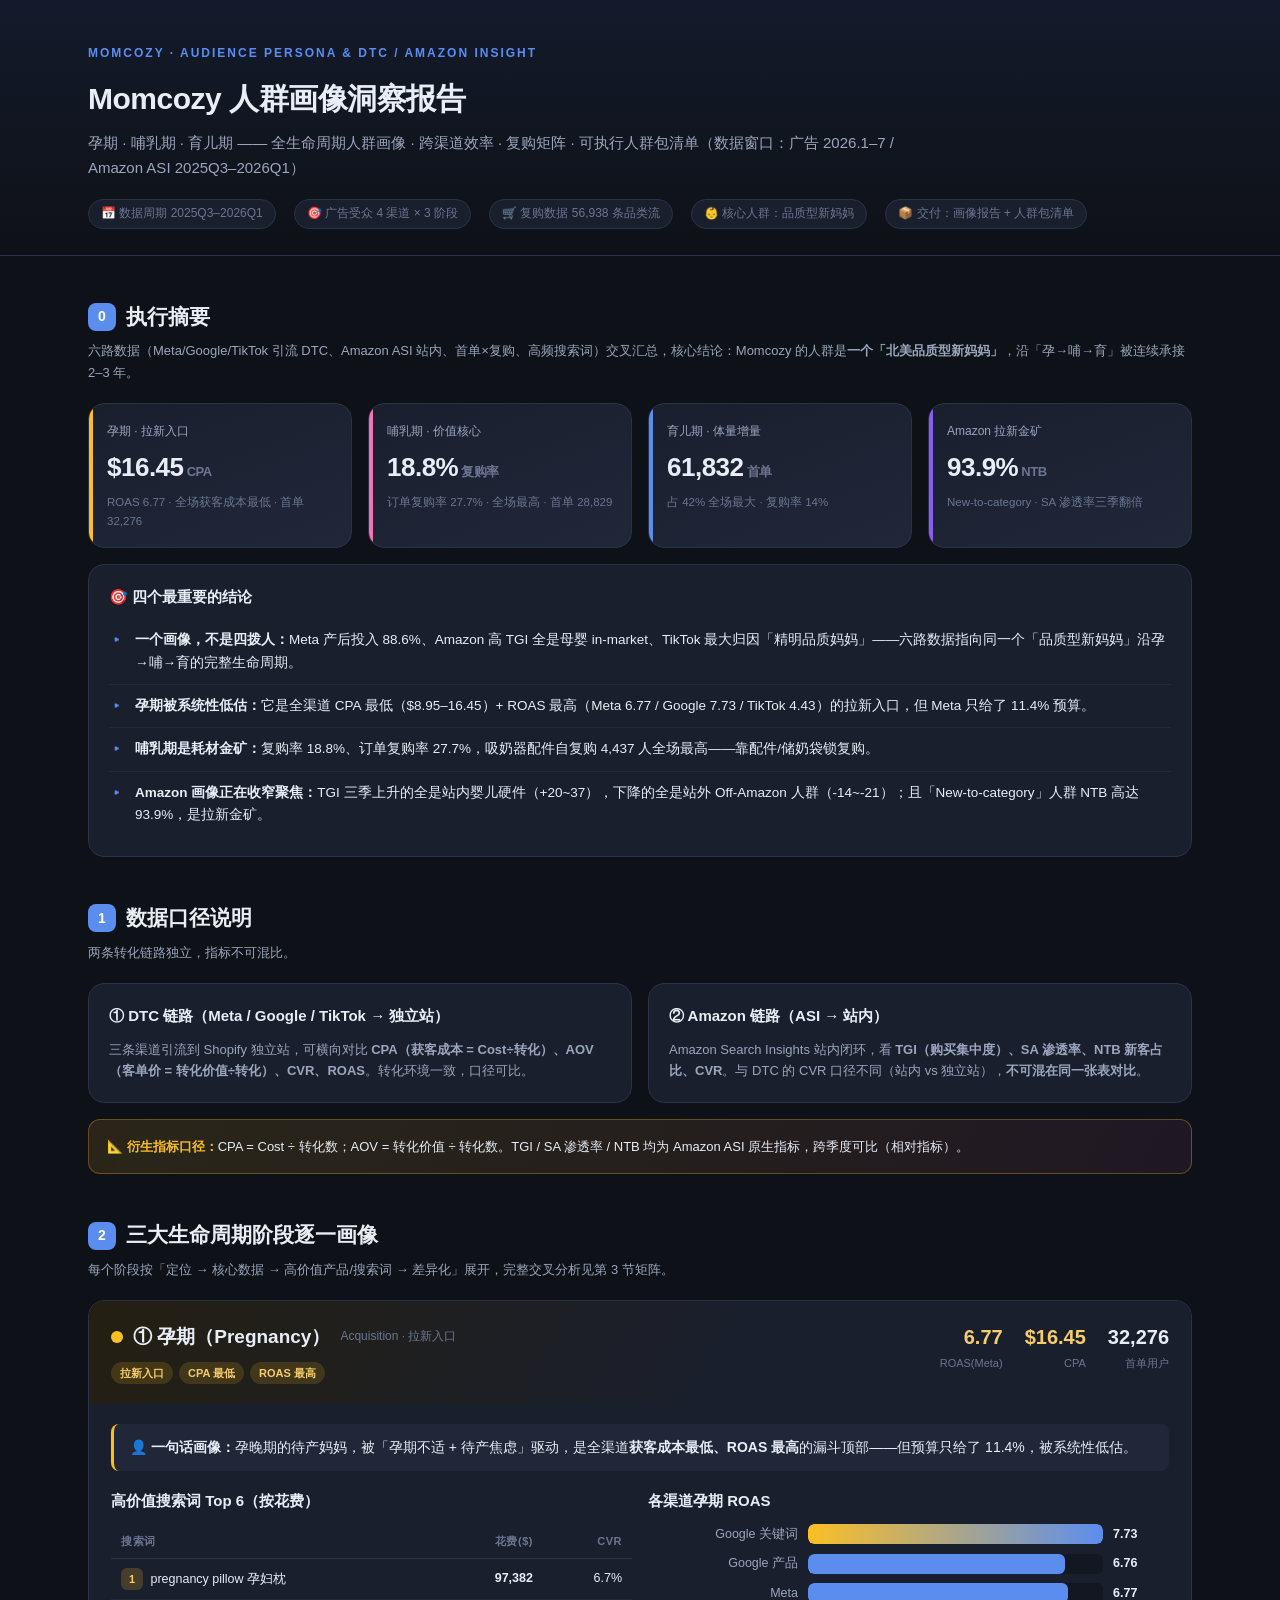
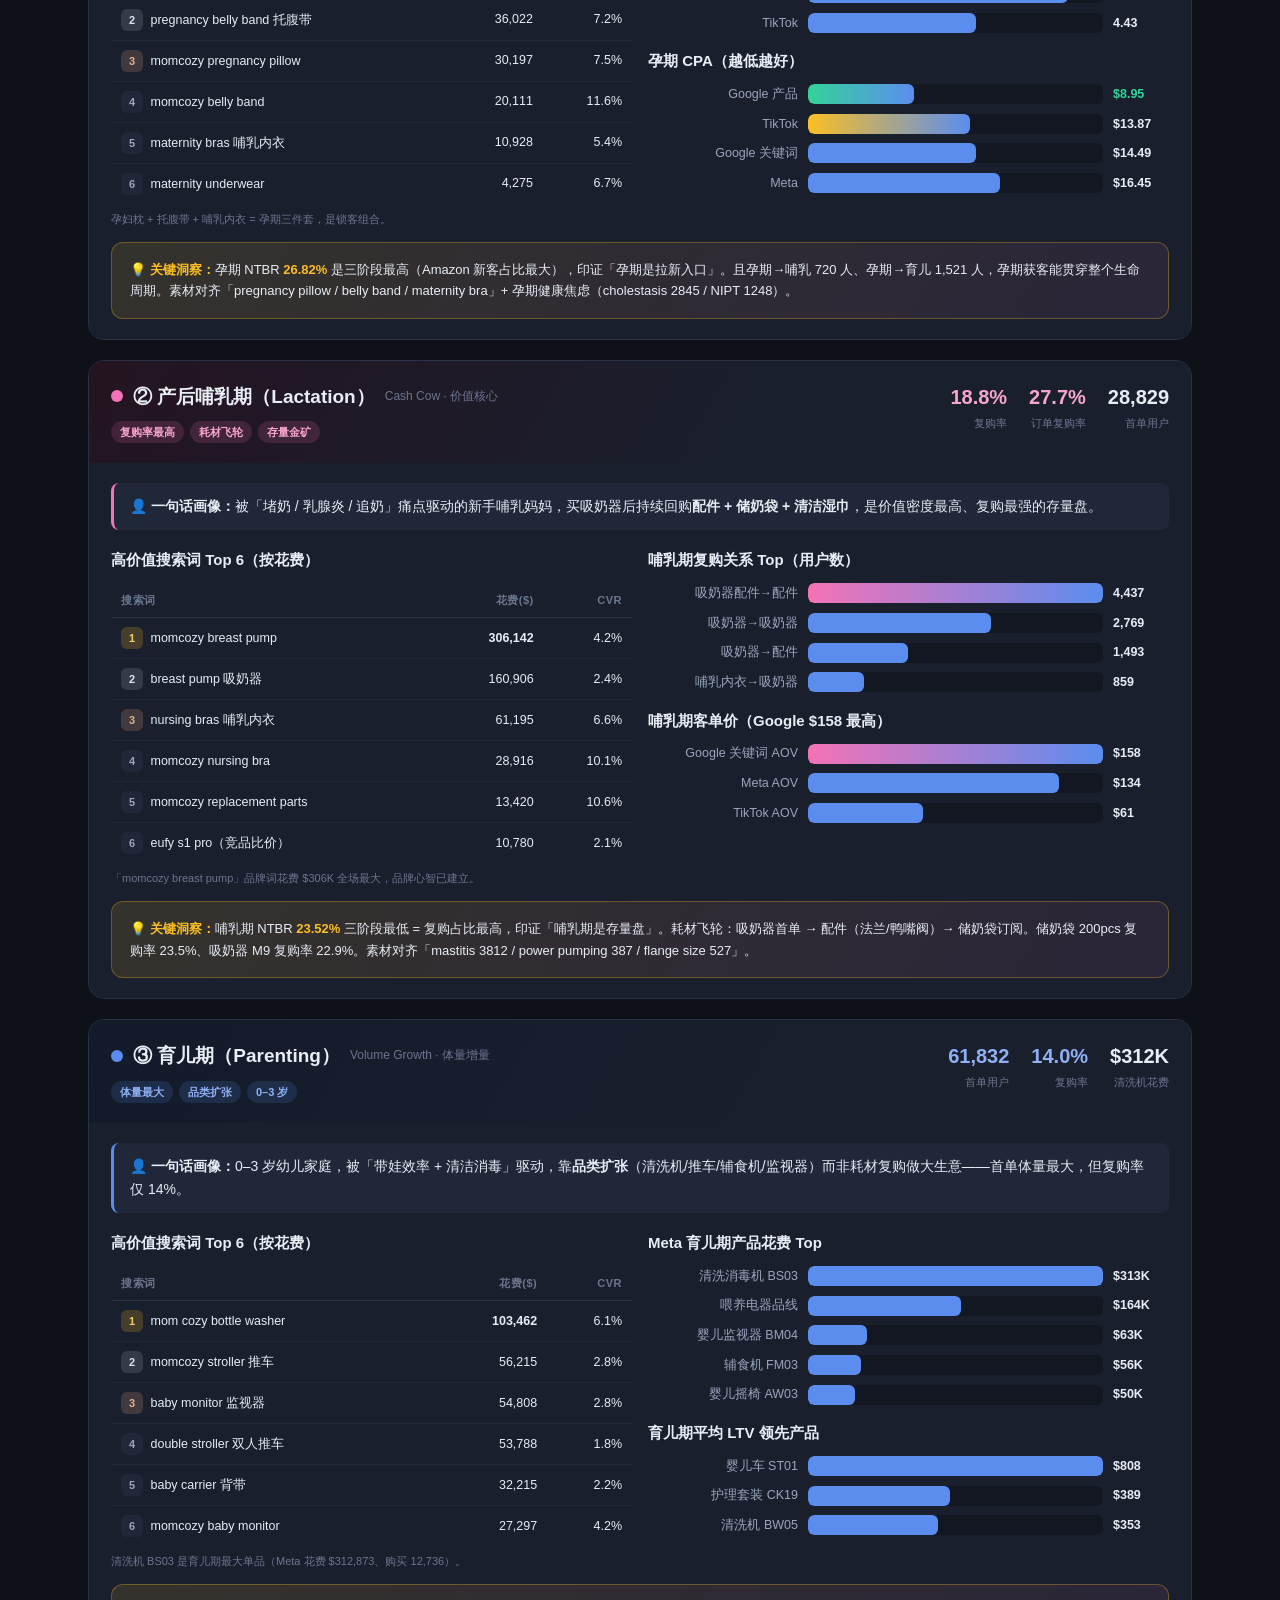
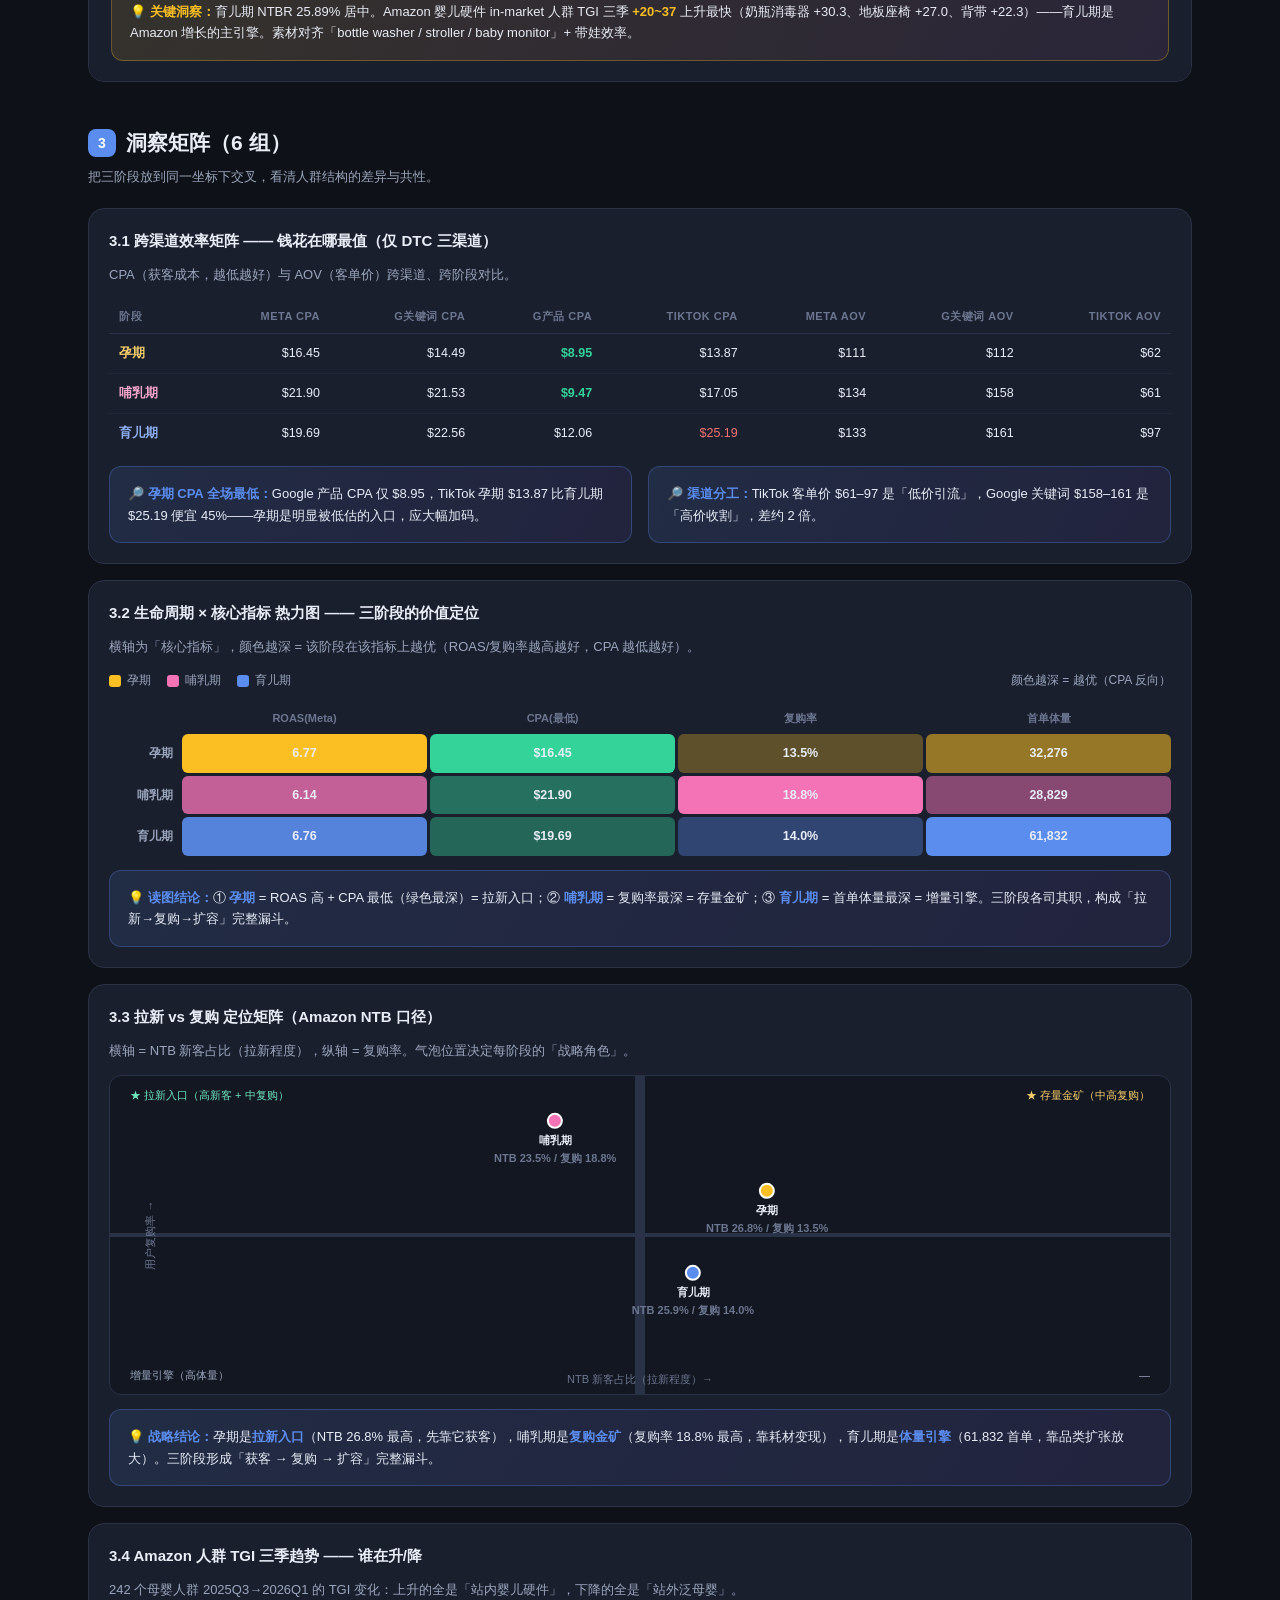
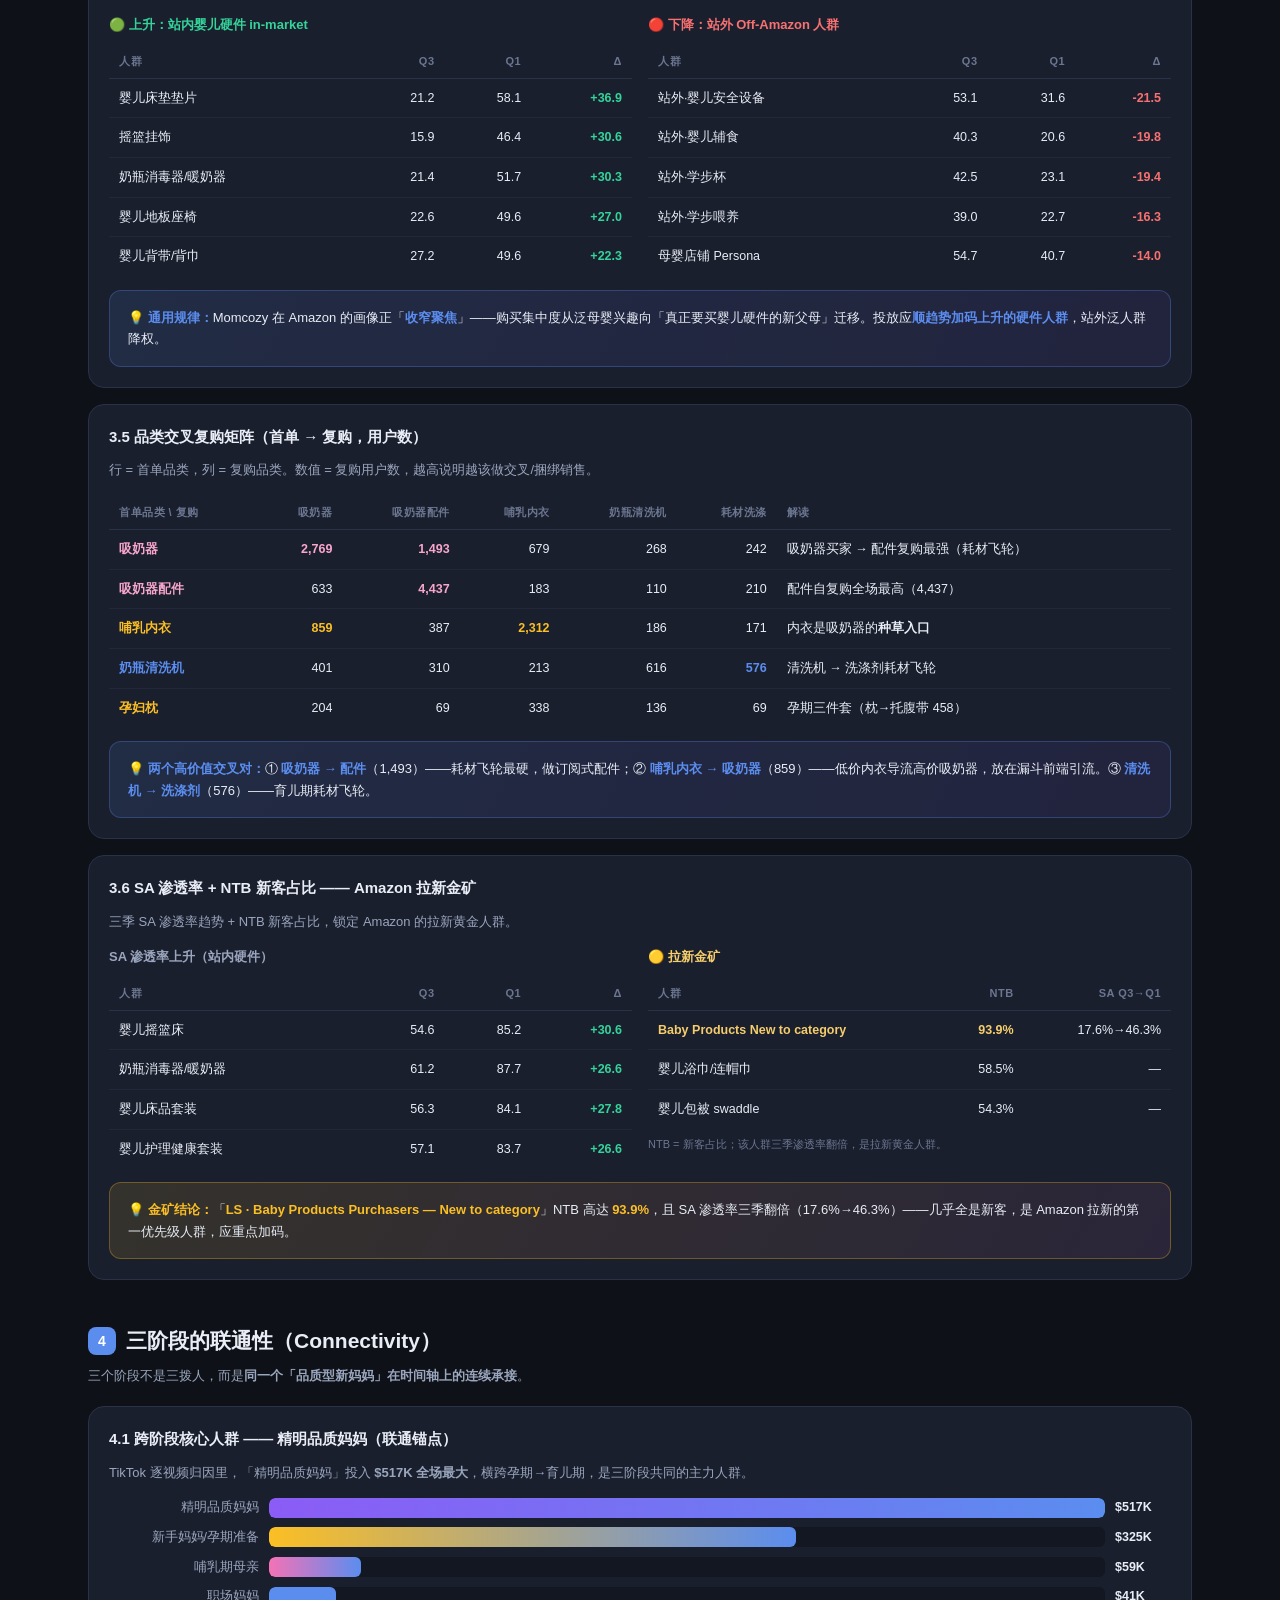
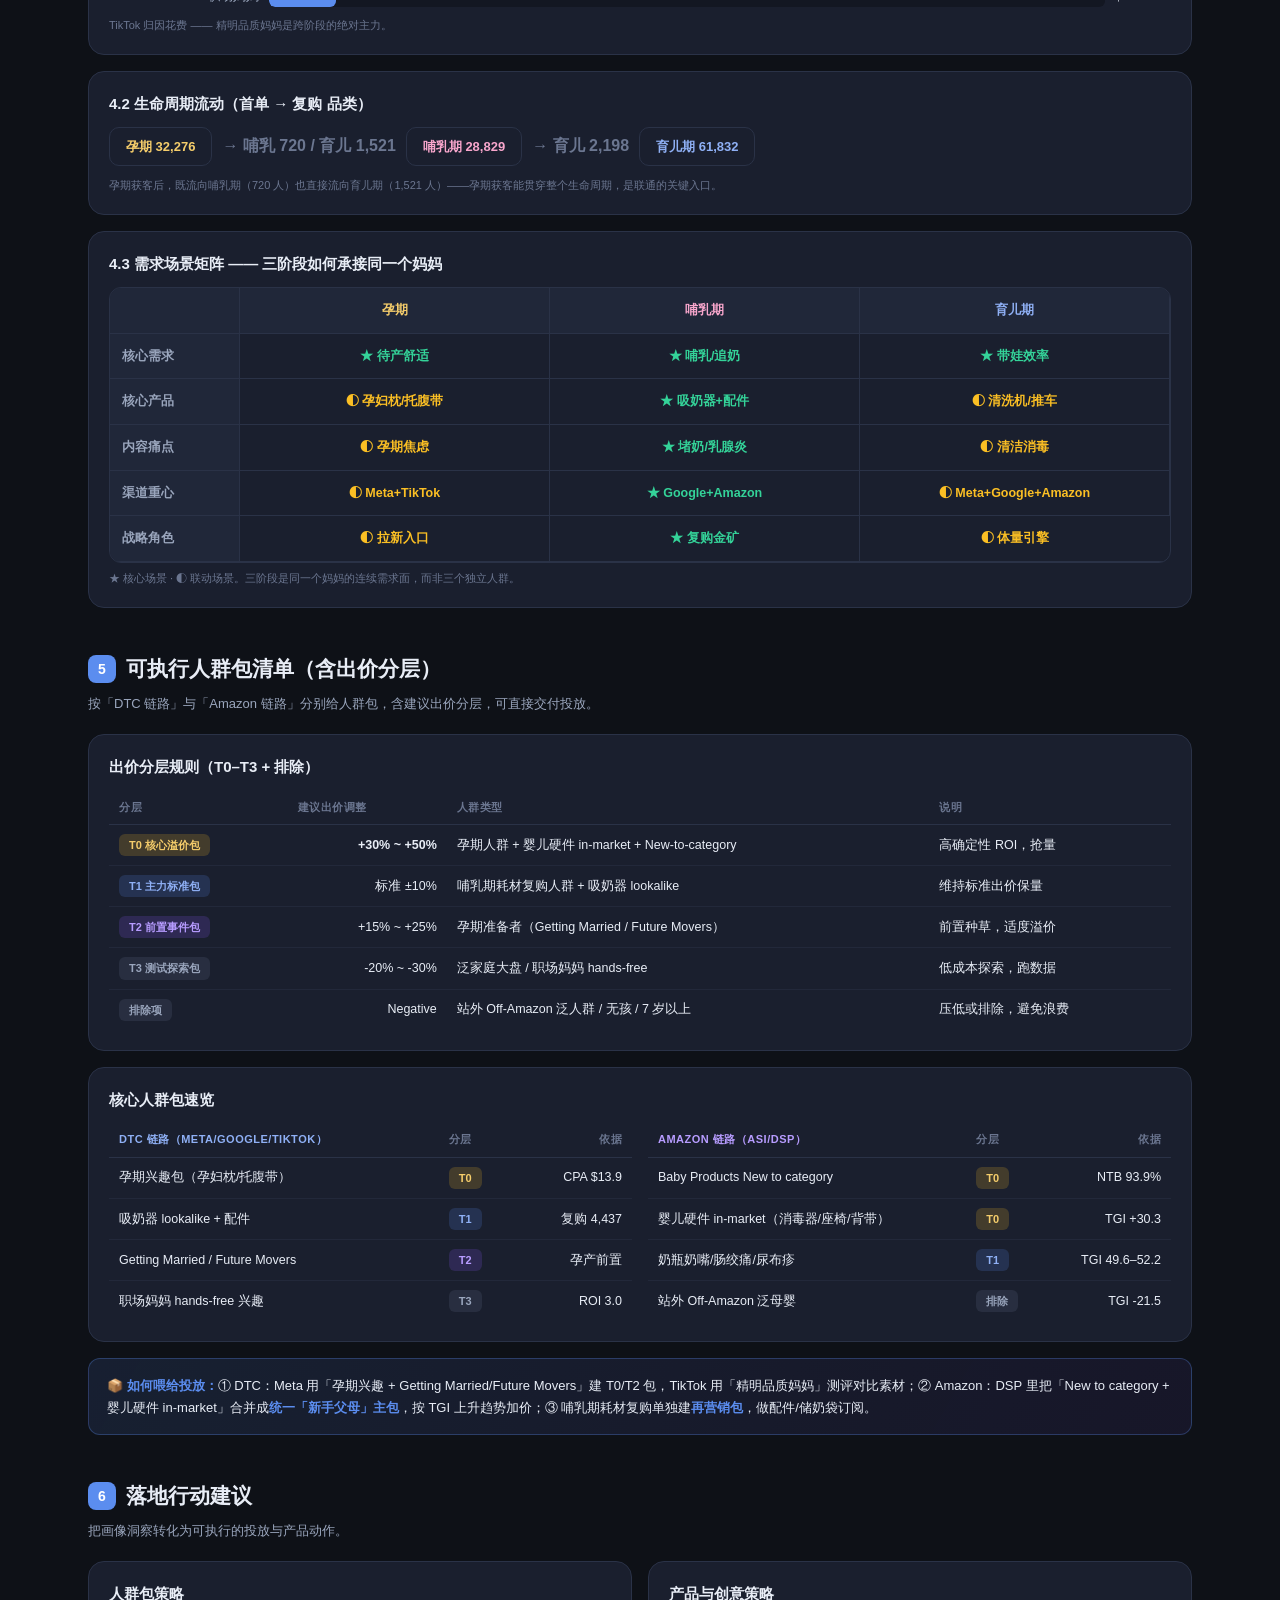
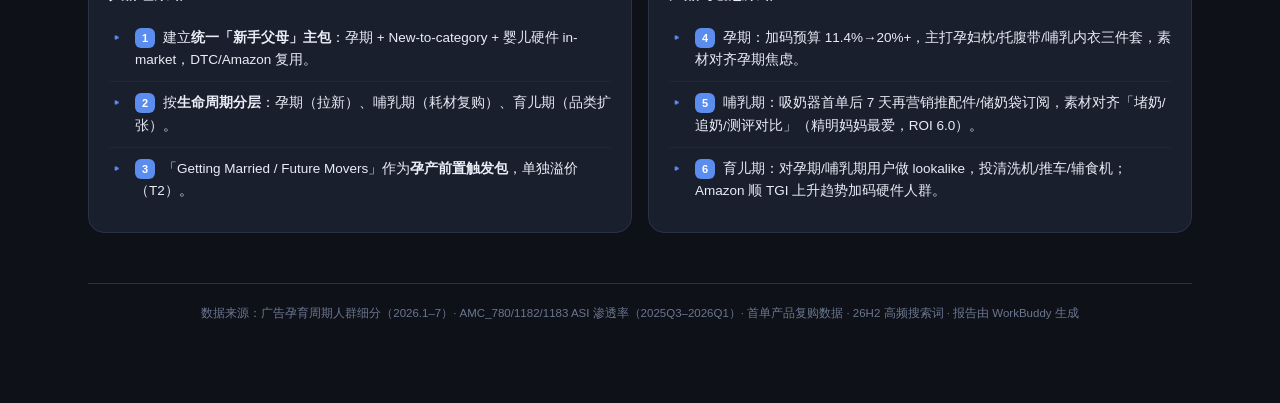
<file: docs/knowledge/ad-agent-qa/raw/s1-attachments/Momcozy人群画像洞察报告.html>
<!DOCTYPE html>
<html lang="zh-CN">
<head>
<meta charset="UTF-8">
<meta name="viewport" content="width=device-width, initial-scale=1.0">
<title>Momcozy 人群画像洞察 · 2025Q3–2026Q1</title>
<style>
  :root{
    --bg:#0e1117; --bg2:#131722; --card:#1a1f2e; --card2:#202739;
    --line:#2a3247; --txt:#e8edf6; --sub:#9aa6bd; --dim:#6b7690;
    --blue:#5b8def; --purple:#8b5cf6; --pink:#f472b6; --green:#34d399;
    --amber:#fbbf24; --red:#f87171;
    --radius:16px;
  }
  *{box-sizing:border-box; margin:0; padding:0;}
  body{background:var(--bg); color:var(--txt);
    font-family:-apple-system,BlinkMacSystemFont,"PingFang SC","Microsoft YaHei","Segoe UI",sans-serif;
    line-height:1.65; font-size:14px; padding:0 0 80px; -webkit-font-smoothing:antialiased;}
  .wrap{max-width:1160px; margin:0 auto; padding:0 28px;}
  header{padding:44px 0 26px; border-bottom:1px solid var(--line);
    background:linear-gradient(180deg,#141a2b 0%,#0e1117 100%);}
  .kicker{color:var(--blue); font-size:12px; letter-spacing:2px; text-transform:uppercase; font-weight:700;}
  h1{font-size:30px; font-weight:800; margin:10px 0 8px; letter-spacing:-.5px;}
  .subtitle{color:var(--sub); font-size:15px; max-width:820px;}
  .meta{display:flex; gap:18px; margin-top:18px; flex-wrap:wrap; font-size:12px; color:var(--dim);}
  .meta span{background:var(--card); border:1px solid var(--line); padding:4px 12px; border-radius:20px;}
  section{margin-top:44px;}
  h2{font-size:21px; font-weight:800; margin-bottom:6px; display:flex; align-items:center; gap:10px;}
  h2 .no{background:var(--blue); color:#fff; width:28px; height:28px; border-radius:8px;
    display:inline-flex; align-items:center; justify-content:center; font-size:14px; font-weight:800; flex:none;}
  .sec-desc{color:var(--sub); font-size:13px; margin-bottom:20px;}
  h3{font-size:15px; font-weight:700; margin-bottom:10px;}
  h4{font-size:13px;}
  .grid{display:grid; gap:16px;}
  .g4{grid-template-columns:repeat(4,1fr);}
  .g3{grid-template-columns:repeat(3,1fr);}
  .g2{grid-template-columns:repeat(2,1fr);}
  @media(max-width:900px){.g4,.g3,.g2{grid-template-columns:1fr;}}
  .card{background:var(--card); border:1px solid var(--line); border-radius:var(--radius); padding:20px;}
  .kpi{background:linear-gradient(160deg,var(--card) 0%,var(--card2) 100%); border:1px solid var(--line);
    border-radius:var(--radius); padding:18px 18px 16px; position:relative; overflow:hidden;}
  .kpi::before{content:""; position:absolute; left:0; top:0; bottom:0; width:4px; background:var(--pc,#5b8def);}
  .kpi .label{font-size:12px; color:var(--sub);}
  .kpi .val{font-size:26px; font-weight:800; margin:4px 0; letter-spacing:-.5px;}
  .kpi .val small{font-size:13px; color:var(--dim); font-weight:600;}
  .kpi .foot{font-size:11.5px; color:var(--dim);}
  .tag{display:inline-block; font-size:11px; padding:2px 9px; border-radius:20px; font-weight:600; margin-right:6px;}
  .t-blue{background:rgba(91,141,239,.15); color:#8fb0f5;}
  .t-purple{background:rgba(139,92,246,.15); color:#b79cff;}
  .t-pink{background:rgba(244,114,182,.15); color:#f8a6cc;}
  .t-green{background:rgba(52,211,153,.15); color:#6fe3bc;}
  .t-amber{background:rgba(251,191,36,.15); color:#f5cd6b;}
  .persona{border-radius:var(--radius); border:1px solid var(--line); overflow:hidden; margin-bottom:20px;}
  .persona-head{padding:20px 22px; display:flex; justify-content:space-between; align-items:flex-start; gap:16px; flex-wrap:wrap;
    background:linear-gradient(120deg,var(--pc-dim,#1c2335) 0%,var(--card) 60%);}
  .persona-head .pn{font-size:19px; font-weight:800; display:flex; align-items:center; gap:10px;}
  .persona-head .pn .dot{width:12px; height:12px; border-radius:50%; background:var(--pc,#5b8def); flex:none;}
  .persona-head .en{color:var(--dim); font-size:12px; font-weight:500;}
  .persona-head .stats{display:flex; gap:22px; flex-wrap:wrap;}
  .persona-head .stat{text-align:right;}
  .persona-head .stat .v{font-size:20px; font-weight:800;}
  .persona-head .stat .l{font-size:11px; color:var(--dim);}
  .persona-body{padding:20px 22px; background:var(--card);}
  .oneliner{font-size:14px; color:var(--txt); background:var(--card2); border-left:3px solid var(--pc,#5b8def);
    padding:12px 16px; border-radius:8px; margin-bottom:18px;}
  table{width:100%; border-collapse:collapse; font-size:12.5px;}
  th{text-align:left; color:var(--dim); font-weight:600; font-size:11px; text-transform:uppercase; letter-spacing:.5px;
    padding:8px 10px; border-bottom:1px solid var(--line);}
  td{padding:9px 10px; border-bottom:1px solid rgba(42,50,71,.5);}
  tr:last-child td{border-bottom:none;}
  .num{text-align:right; font-variant-numeric:tabular-nums;}
  .ctr{text-align:center;}
  .rank{display:inline-flex; align-items:center; justify-content:center; width:22px; height:22px; border-radius:6px;
    background:var(--card2); font-size:11px; font-weight:700; color:var(--sub); margin-right:4px;}
  .rank.r1{background:rgba(251,191,36,.2); color:#f5cd6b;}
  .rank.r2{background:rgba(220,225,235,.14); color:#dde3ee;}
  .rank.r3{background:rgba(205,150,120,.22); color:#e3b08a;}
  .bar-row{display:grid; grid-template-columns:150px 1fr 56px; align-items:center; gap:10px; margin-bottom:9px; font-size:12.5px;}
  .bar-row .bl{color:var(--sub); text-align:right; white-space:nowrap; overflow:hidden; text-overflow:ellipsis;}
  .bar-row .track{background:var(--bg2); height:20px; border-radius:6px; overflow:hidden;}
  .bar-row .fill{height:100%; border-radius:6px; background:linear-gradient(90deg,var(--pc,#5b8def),var(--pc2,#5b8def));}
  .bar-row .bv{font-variant-numeric:tabular-nums; font-weight:700; font-size:12.5px;}
  .legend{display:flex; gap:16px; flex-wrap:wrap; margin-bottom:14px; font-size:12px; color:var(--sub);}
  .legend .li{display:flex; align-items:center; gap:6px;}
  .legend .sw{width:12px; height:12px; border-radius:3px;}
  .callout{background:linear-gradient(120deg,rgba(91,141,239,.12),rgba(139,92,246,.08));
    border:1px solid rgba(91,141,239,.3); border-radius:12px; padding:16px 18px; margin-top:14px; font-size:13px;}
  .callout b{color:var(--blue);}
  .callout.warm{background:linear-gradient(120deg,rgba(251,191,36,.12),rgba(244,114,182,.08));
    border-color:rgba(251,191,36,.3);}
  .callout.warm b{color:var(--amber);}
  .insight-list{list-style:none;}
  .insight-list li{padding:10px 0 10px 26px; position:relative; border-bottom:1px solid rgba(42,50,71,.5); font-size:13.5px;}
  .insight-list li:last-child{border-bottom:none;}
  .insight-list li::before{content:"▸"; position:absolute; left:4px; color:var(--blue); font-weight:800;}
  .pill-num{display:inline-flex; align-items:center; justify-content:center; min-width:20px; height:20px; padding:0 6px;
    background:var(--blue); color:#fff; border-radius:6px; font-size:11px; font-weight:800; margin-right:8px;}
  .conn-strip{display:flex; align-items:center; gap:10px; flex-wrap:wrap; margin:10px 0;}
  .conn-strip .pnode{padding:8px 16px; border-radius:10px; font-weight:700; font-size:13px; border:1px solid var(--line); background:var(--card);}
  .conn-strip .link{color:var(--dim); font-weight:700; font-size:16px;}
  .footer{margin-top:50px; padding-top:20px; border-top:1px solid var(--line); color:var(--dim); font-size:11.5px; text-align:center;}
  .small-note{font-size:11px; color:var(--dim); margin-top:6px;}
  .matrix{display:grid; gap:0; border:1px solid var(--line); border-radius:12px; overflow:hidden; font-size:12.5px;}
  .matrix .cell{padding:12px; border-bottom:1px solid var(--line); border-right:1px solid var(--line);}
  .matrix .cell:last-child{border-right:none;}
  .matrix .head{background:var(--card2); font-weight:700; text-align:center;}
  .matrix .rowh{background:var(--card2); font-weight:700; color:var(--sub); display:flex; align-items:center;}
  .yes{color:var(--green); font-weight:700; text-align:center;}
  .mid{color:var(--amber); font-weight:700; text-align:center;}
  .no{color:var(--dim); text-align:center;}
  .hm{display:grid; gap:3px;}
  .hm .hm-cell{border-radius:6px; padding:9px 4px; text-align:center; font-weight:700; font-size:12.5px;
    font-variant-numeric:tabular-nums; transition:transform .1s;}
  .hm .hm-cell:hover{transform:scale(1.05);}
  .hm .hm-head{font-weight:700; font-size:11px; color:var(--dim); text-align:center; padding:4px 0;}
  .hm .hm-rowh{font-weight:600; font-size:11.5px; color:var(--sub); display:flex; align-items:center; padding-right:6px; justify-content:flex-end;}
  .quad{position:relative; width:100%; height:320px; border:1px solid var(--line); border-radius:12px;
    background:linear-gradient(90deg,transparent 49.5%,var(--line) 49.5%,var(--line) 50.5%,transparent 50.5%),
               linear-gradient(0deg,transparent 49.5%,var(--line) 49.5%,var(--line) 50.5%,transparent 50.5%),var(--bg2);}
  .quad .axis-x{position:absolute; bottom:6px; width:100%; text-align:center; font-size:11px; color:var(--dim);}
  .quad .axis-y{position:absolute; top:50%; left:6px; transform:translateY(-50%) rotate(-90deg); font-size:11px; color:var(--dim);}
  .quad .ql{position:absolute; font-size:11px; color:var(--dim); padding:4px 8px;}
  .quad .pt{position:absolute; transform:translate(-50%,-50%); text-align:center;}
  .quad .pt .b{width:16px; height:16px; border-radius:50%; margin:0 auto 2px; border:2px solid #fff;}
  .quad .pt .n{font-size:11px; font-weight:700; white-space:nowrap;}
  .tier-badge{display:inline-flex; align-items:center; padding:2px 10px; border-radius:6px; font-size:11px; font-weight:800;}
  .tb0{background:rgba(251,191,36,.18); color:#f5cd6b;}
  .tb1{background:rgba(91,141,239,.18); color:#8fb0f5;}
  .tb2{background:rgba(139,92,246,.18); color:#b79cff;}
  .tb3{background:rgba(107,118,144,.18); color:#9aa6bd;}
  .up{color:var(--green); font-weight:700;}
  .dn{color:var(--red); font-weight:700;}
</style>
</head>
<body>

<header>
  <div class="wrap">
    <div class="kicker">Momcozy · Audience Persona & DTC / Amazon Insight</div>
    <h1>Momcozy 人群画像洞察报告</h1>
    <div class="subtitle">孕期 · 哺乳期 · 育儿期 —— 全生命周期人群画像 · 跨渠道效率 · 复购矩阵 · 可执行人群包清单（数据窗口：广告 2026.1–7 / Amazon ASI 2025Q3–2026Q1）</div>
    <div class="meta">
      <span>📅 数据周期 2025Q3–2026Q1</span>
      <span>🎯 广告受众 4 渠道 × 3 阶段</span>
      <span>🛒 复购数据 56,938 条品类流</span>
      <span>👶 核心人群：品质型新妈妈</span>
      <span>📦 交付：画像报告 + 人群包清单</span>
    </div>
  </div>
</header>

<div class="wrap">

  <!-- ============ 0 执行摘要 ============ -->
  <section>
    <h2><span class="no">0</span>执行摘要</h2>
    <p class="sec-desc">六路数据（Meta/Google/TikTok 引流 DTC、Amazon ASI 站内、首单×复购、高频搜索词）交叉汇总，核心结论：Momcozy 的人群是<b>一个「北美品质型新妈妈」</b>，沿「孕→哺→育」被连续承接 2–3 年。</p>
    <div class="grid g4">
      <div class="kpi" style="--pc:#fbbf24">
        <div class="label">孕期 · 拉新入口</div>
        <div class="val">$16.45<small> CPA</small></div>
        <div class="foot">ROAS 6.77 · 全场获客成本最低 · 首单 32,276</div>
      </div>
      <div class="kpi" style="--pc:#f472b6">
        <div class="label">哺乳期 · 价值核心</div>
        <div class="val">18.8%<small> 复购率</small></div>
        <div class="foot">订单复购率 27.7% · 全场最高 · 首单 28,829</div>
      </div>
      <div class="kpi" style="--pc:#5b8def">
        <div class="label">育儿期 · 体量增量</div>
        <div class="val">61,832<small> 首单</small></div>
        <div class="foot">占 42% 全场最大 · 复购率 14%</div>
      </div>
      <div class="kpi" style="--pc:#8b5cf6">
        <div class="label">Amazon 拉新金矿</div>
        <div class="val">93.9%<small> NTB</small></div>
        <div class="foot">New-to-category · SA 渗透率三季翻倍</div>
      </div>
    </div>

    <div class="card" style="margin-top:16px">
      <h3>🎯 四个最重要的结论</h3>
      <ul class="insight-list">
        <li><b>一个画像，不是四拨人：</b>Meta 产后投入 88.6%、Amazon 高 TGI 全是母婴 in-market、TikTok 最大归因「精明品质妈妈」——六路数据指向同一个「品质型新妈妈」沿孕→哺→育的完整生命周期。</li>
        <li><b>孕期被系统性低估：</b>它是全渠道 CPA 最低（$8.95–16.45）+ ROAS 最高（Meta 6.77 / Google 7.73 / TikTok 4.43）的拉新入口，但 Meta 只给了 11.4% 预算。</li>
        <li><b>哺乳期是耗材金矿：</b>复购率 18.8%、订单复购率 27.7%，吸奶器配件自复购 4,437 人全场最高——靠配件/储奶袋锁复购。</li>
        <li><b>Amazon 画像正在收窄聚焦：</b>TGI 三季上升的全是站内婴儿硬件（+20~37），下降的全是站外 Off-Amazon 人群（-14~-21）；且「New-to-category」人群 NTB 高达 93.9%，是拉新金矿。</li>
      </ul>
    </div>
  </section>

  <!-- ============ 1 数据口径 ============ -->
  <section>
    <h2><span class="no">1</span>数据口径说明</h2>
    <p class="sec-desc">两条转化链路独立，指标不可混比。</p>
    <div class="grid g2">
      <div class="card">
        <h3>① DTC 链路（Meta / Google / TikTok → 独立站）</h3>
        <p style="color:var(--sub); font-size:13px">三条渠道引流到 Shopify 独立站，可横向对比 <b>CPA（获客成本 = Cost÷转化）、AOV（客单价 = 转化价值÷转化）、CVR、ROAS</b>。转化环境一致，口径可比。</p>
      </div>
      <div class="card">
        <h3>② Amazon 链路（ASI → 站内）</h3>
        <p style="color:var(--sub); font-size:13px">Amazon Search Insights 站内闭环，看 <b>TGI（购买集中度）、SA 渗透率、NTB 新客占比、CVR</b>。与 DTC 的 CVR 口径不同（站内 vs 独立站），<b>不可混在同一张表对比</b>。</p>
      </div>
    </div>
    <div class="callout warm" style="margin-top:16px">📐 <b>衍生指标口径：</b>CPA = Cost ÷ 转化数；AOV = 转化价值 ÷ 转化数。TGI / SA 渗透率 / NTB 均为 Amazon ASI 原生指标，跨季度可比（相对指标）。</div>
  </section>

  <!-- ============ 2 三大阶段逐一画像 ============ -->
  <section>
    <h2><span class="no">2</span>三大生命周期阶段逐一画像</h2>
    <p class="sec-desc">每个阶段按「定位 → 核心数据 → 高价值产品/搜索词 → 差异化」展开，完整交叉分析见第 3 节矩阵。</p>

    <!-- 孕期 -->
    <div class="persona">
      <div class="persona-head" style="--pc:#fbbf24; --pc-dim:#241f12">
        <div>
          <div class="pn"><span class="dot"></span>① 孕期（Pregnancy）<span class="en">Acquisition · 拉新入口</span></div>
          <div style="margin-top:8px"><span class="tag t-amber">拉新入口</span><span class="tag t-amber">CPA 最低</span><span class="tag t-amber">ROAS 最高</span></div>
        </div>
        <div class="stats">
          <div class="stat"><div class="v" style="color:#f5cd6b">6.77</div><div class="l">ROAS(Meta)</div></div>
          <div class="stat"><div class="v" style="color:#f5cd6b">$16.45</div><div class="l">CPA</div></div>
          <div class="stat"><div class="v">32,276</div><div class="l">首单用户</div></div>
        </div>
      </div>
      <div class="persona-body">
        <div class="oneliner" style="border-color:#fbbf24">👤 <b>一句话画像：</b>孕晚期的待产妈妈，被「孕期不适 + 待产焦虑」驱动，是全渠道<b>获客成本最低、ROAS 最高</b>的漏斗顶部——但预算只给了 11.4%，被系统性低估。</div>
        <div class="grid g2">
          <div>
            <h3>高价值搜索词 Top 6（按花费）</h3>
            <table>
              <tr><th>搜索词</th><th class="num">花费($)</th><th class="num">CVR</th></tr>
              <tr><td><span class="rank r1">1</span> pregnancy pillow 孕妇枕</td><td class="num"><b>97,382</b></td><td class="num">6.7%</td></tr>
              <tr><td><span class="rank r2">2</span> pregnancy belly band 托腹带</td><td class="num">36,022</td><td class="num">7.2%</td></tr>
              <tr><td><span class="rank r3">3</span> momcozy pregnancy pillow</td><td class="num">30,197</td><td class="num">7.5%</td></tr>
              <tr><td><span class="rank">4</span> momcozy belly band</td><td class="num">20,111</td><td class="num">11.6%</td></tr>
              <tr><td><span class="rank">5</span> maternity bras 哺乳内衣</td><td class="num">10,928</td><td class="num">5.4%</td></tr>
              <tr><td><span class="rank">6</span> maternity underwear</td><td class="num">4,275</td><td class="num">6.7%</td></tr>
            </table>
            <div class="small-note">孕妇枕 + 托腹带 + 哺乳内衣 = 孕期三件套，是锁客组合。</div>
          </div>
          <div>
            <h3>各渠道孕期 ROAS</h3>
            <div class="bar-row"><div class="bl">Google 关键词</div><div class="track"><div class="fill" style="width:100%; --pc:#fbbf24"></div></div><div class="bv">7.73</div></div>
            <div class="bar-row"><div class="bl">Google 产品</div><div class="track"><div class="fill" style="width:87%"></div></div><div class="bv">6.76</div></div>
            <div class="bar-row"><div class="bl">Meta</div><div class="track"><div class="fill" style="width:88%"></div></div><div class="bv">6.77</div></div>
            <div class="bar-row"><div class="bl">TikTok</div><div class="track"><div class="fill" style="width:57%"></div></div><div class="bv">4.43</div></div>
            <h3 style="margin-top:16px">孕期 CPA（越低越好）</h3>
            <div class="bar-row"><div class="bl">Google 产品</div><div class="track"><div class="fill" style="width:36%; --pc:#34d399"></div></div><div class="bv" style="color:#34d399">$8.95</div></div>
            <div class="bar-row"><div class="bl">TikTok</div><div class="track"><div class="fill" style="width:55%; --pc:#fbbf24"></div></div><div class="bv">$13.87</div></div>
            <div class="bar-row"><div class="bl">Google 关键词</div><div class="track"><div class="fill" style="width:57%"></div></div><div class="bv">$14.49</div></div>
            <div class="bar-row"><div class="bl">Meta</div><div class="track"><div class="fill" style="width:65%"></div></div><div class="bv">$16.45</div></div>
          </div>
        </div>
        <div class="callout warm">💡 <b>关键洞察：</b>孕期 NTBR <b>26.82%</b> 是三阶段最高（Amazon 新客占比最大），印证「孕期是拉新入口」。且孕期→哺乳 720 人、孕期→育儿 1,521 人，孕期获客能贯穿整个生命周期。素材对齐「pregnancy pillow / belly band / maternity bra」+ 孕期健康焦虑（cholestasis 2845 / NIPT 1248）。</div>
      </div>
    </div>

    <!-- 哺乳期 -->
    <div class="persona">
      <div class="persona-head" style="--pc:#f472b6; --pc-dim:#241420">
        <div>
          <div class="pn"><span class="dot"></span>② 产后哺乳期（Lactation）<span class="en">Cash Cow · 价值核心</span></div>
          <div style="margin-top:8px"><span class="tag t-pink">复购率最高</span><span class="tag t-pink">耗材飞轮</span><span class="tag t-pink">存量金矿</span></div>
        </div>
        <div class="stats">
          <div class="stat"><div class="v" style="color:#f8a6cc">18.8%</div><div class="l">复购率</div></div>
          <div class="stat"><div class="v" style="color:#f8a6cc">27.7%</div><div class="l">订单复购率</div></div>
          <div class="stat"><div class="v">28,829</div><div class="l">首单用户</div></div>
        </div>
      </div>
      <div class="persona-body">
        <div class="oneliner" style="border-color:#f472b6">👤 <b>一句话画像：</b>被「堵奶 / 乳腺炎 / 追奶」痛点驱动的新手哺乳妈妈，买吸奶器后持续回购<b>配件 + 储奶袋 + 清洁湿巾</b>，是价值密度最高、复购最强的存量盘。</div>
        <div class="grid g2">
          <div>
            <h3>高价值搜索词 Top 6（按花费）</h3>
            <table>
              <tr><th>搜索词</th><th class="num">花费($)</th><th class="num">CVR</th></tr>
              <tr><td><span class="rank r1">1</span> momcozy breast pump</td><td class="num"><b>306,142</b></td><td class="num">4.2%</td></tr>
              <tr><td><span class="rank r2">2</span> breast pump 吸奶器</td><td class="num">160,906</td><td class="num">2.4%</td></tr>
              <tr><td><span class="rank r3">3</span> nursing bras 哺乳内衣</td><td class="num">61,195</td><td class="num">6.6%</td></tr>
              <tr><td><span class="rank">4</span> momcozy nursing bra</td><td class="num">28,916</td><td class="num">10.1%</td></tr>
              <tr><td><span class="rank">5</span> momcozy replacement parts</td><td class="num">13,420</td><td class="num">10.6%</td></tr>
              <tr><td><span class="rank">6</span> eufy s1 pro（竞品比价）</td><td class="num">10,780</td><td class="num">2.1%</td></tr>
            </table>
            <div class="small-note">「momcozy breast pump」品牌词花费 $306K 全场最大，品牌心智已建立。</div>
          </div>
          <div>
            <h3>哺乳期复购关系 Top（用户数）</h3>
            <div class="bar-row"><div class="bl">吸奶器配件→配件</div><div class="track"><div class="fill" style="width:100%; --pc:#f472b6"></div></div><div class="bv">4,437</div></div>
            <div class="bar-row"><div class="bl">吸奶器→吸奶器</div><div class="track"><div class="fill" style="width:62%"></div></div><div class="bv">2,769</div></div>
            <div class="bar-row"><div class="bl">吸奶器→配件</div><div class="track"><div class="fill" style="width:34%"></div></div><div class="bv">1,493</div></div>
            <div class="bar-row"><div class="bl">哺乳内衣→吸奶器</div><div class="track"><div class="fill" style="width:19%"></div></div><div class="bv">859</div></div>
            <h3 style="margin-top:16px">哺乳期客单价（Google $158 最高）</h3>
            <div class="bar-row"><div class="bl">Google 关键词 AOV</div><div class="track"><div class="fill" style="width:100%; --pc:#f472b6"></div></div><div class="bv">$158</div></div>
            <div class="bar-row"><div class="bl">Meta AOV</div><div class="track"><div class="fill" style="width:85%"></div></div><div class="bv">$134</div></div>
            <div class="bar-row"><div class="bl">TikTok AOV</div><div class="track"><div class="fill" style="width:39%"></div></div><div class="bv">$61</div></div>
          </div>
        </div>
        <div class="callout warm">💡 <b>关键洞察：</b>哺乳期 NTBR <b>23.52%</b> 三阶段最低 = 复购占比最高，印证「哺乳期是存量盘」。耗材飞轮：吸奶器首单 → 配件（法兰/鸭嘴阀）→ 储奶袋订阅。储奶袋 200pcs 复购率 23.5%、吸奶器 M9 复购率 22.9%。素材对齐「mastitis 3812 / power pumping 387 / flange size 527」。</div>
      </div>
    </div>

    <!-- 育儿期 -->
    <div class="persona">
      <div class="persona-head" style="--pc:#5b8def; --pc-dim:#121b2a">
        <div>
          <div class="pn"><span class="dot"></span>③ 育儿期（Parenting）<span class="en">Volume Growth · 体量增量</span></div>
          <div style="margin-top:8px"><span class="tag t-blue">体量最大</span><span class="tag t-blue">品类扩张</span><span class="tag t-blue">0–3 岁</span></div>
        </div>
        <div class="stats">
          <div class="stat"><div class="v" style="color:#8fb0f5">61,832</div><div class="l">首单用户</div></div>
          <div class="stat"><div class="v" style="color:#8fb0f5">14.0%</div><div class="l">复购率</div></div>
          <div class="stat"><div class="v">$312K</div><div class="l">清洗机花费</div></div>
        </div>
      </div>
      <div class="persona-body">
        <div class="oneliner" style="border-color:#5b8def">👤 <b>一句话画像：</b>0–3 岁幼儿家庭，被「带娃效率 + 清洁消毒」驱动，靠<b>品类扩张</b>（清洗机/推车/辅食机/监视器）而非耗材复购做大生意——首单体量最大，但复购率仅 14%。</div>
        <div class="grid g2">
          <div>
            <h3>高价值搜索词 Top 6（按花费）</h3>
            <table>
              <tr><th>搜索词</th><th class="num">花费($)</th><th class="num">CVR</th></tr>
              <tr><td><span class="rank r1">1</span> mom cozy bottle washer</td><td class="num"><b>103,462</b></td><td class="num">6.1%</td></tr>
              <tr><td><span class="rank r2">2</span> momcozy stroller 推车</td><td class="num">56,215</td><td class="num">2.8%</td></tr>
              <tr><td><span class="rank r3">3</span> baby monitor 监视器</td><td class="num">54,808</td><td class="num">2.8%</td></tr>
              <tr><td><span class="rank">4</span> double stroller 双人推车</td><td class="num">53,788</td><td class="num">1.8%</td></tr>
              <tr><td><span class="rank">5</span> baby carrier 背带</td><td class="num">32,215</td><td class="num">2.2%</td></tr>
              <tr><td><span class="rank">6</span> momcozy baby monitor</td><td class="num">27,297</td><td class="num">4.2%</td></tr>
            </table>
            <div class="small-note">清洗机 BS03 是育儿期最大单品（Meta 花费 $312,873、购买 12,736）。</div>
          </div>
          <div>
            <h3>Meta 育儿期产品花费 Top</h3>
            <div class="bar-row"><div class="bl">清洗消毒机 BS03</div><div class="track"><div class="fill" style="width:100%; --pc:#5b8def"></div></div><div class="bv">$313K</div></div>
            <div class="bar-row"><div class="bl">喂养电器品线</div><div class="track"><div class="fill" style="width:52%"></div></div><div class="bv">$164K</div></div>
            <div class="bar-row"><div class="bl">婴儿监视器 BM04</div><div class="track"><div class="fill" style="width:20%"></div></div><div class="bv">$63K</div></div>
            <div class="bar-row"><div class="bl">辅食机 FM03</div><div class="track"><div class="fill" style="width:18%"></div></div><div class="bv">$56K</div></div>
            <div class="bar-row"><div class="bl">婴儿摇椅 AW03</div><div class="track"><div class="fill" style="width:16%"></div></div><div class="bv">$50K</div></div>
            <h3 style="margin-top:16px">育儿期平均 LTV 领先产品</h3>
            <div class="bar-row"><div class="bl">婴儿车 ST01</div><div class="track"><div class="fill" style="width:100%; --pc:#5b8def"></div></div><div class="bv">$808</div></div>
            <div class="bar-row"><div class="bl">护理套装 CK19</div><div class="track"><div class="fill" style="width:48%"></div></div><div class="bv">$389</div></div>
            <div class="bar-row"><div class="bl">清洗机 BW05</div><div class="track"><div class="fill" style="width:44%"></div></div><div class="bv">$353</div></div>
          </div>
        </div>
        <div class="callout warm">💡 <b>关键洞察：</b>育儿期 NTBR 25.89% 居中。Amazon 婴儿硬件 in-market 人群 TGI 三季 <b>+20~37</b> 上升最快（奶瓶消毒器 +30.3、地板座椅 +27.0、背带 +22.3）——育儿期是 Amazon 增长的主引擎。素材对齐「bottle washer / stroller / baby monitor」+ 带娃效率。</div>
      </div>
    </div>
  </section>

  <!-- ============ 3 洞察矩阵 ============ -->
  <section>
    <h2><span class="no">3</span>洞察矩阵（6 组）</h2>
    <p class="sec-desc">把三阶段放到同一坐标下交叉，看清人群结构的差异与共性。</p>

    <!-- 3.1 效率矩阵 -->
    <div class="card" style="margin-bottom:16px">
      <h3>3.1 跨渠道效率矩阵 —— 钱花在哪最值（仅 DTC 三渠道）</h3>
      <p style="color:var(--sub); font-size:13px; margin-bottom:14px">CPA（获客成本，越低越好）与 AOV（客单价）跨渠道、跨阶段对比。</p>
      <table>
        <tr><th>阶段</th><th class="num">Meta CPA</th><th class="num">G关键词 CPA</th><th class="num">G产品 CPA</th><th class="num">TikTok CPA</th><th class="num">Meta AOV</th><th class="num">G关键词 AOV</th><th class="num">TikTok AOV</th></tr>
        <tr><td style="color:#f5cd6b"><b>孕期</b></td><td class="num">$16.45</td><td class="num">$14.49</td><td class="num" style="color:#34d399"><b>$8.95</b></td><td class="num">$13.87</td><td class="num">$111</td><td class="num">$112</td><td class="num">$62</td></tr>
        <tr><td style="color:#f8a6cc"><b>哺乳期</b></td><td class="num">$21.90</td><td class="num">$21.53</td><td class="num" style="color:#34d399"><b>$9.47</b></td><td class="num">$17.05</td><td class="num">$134</td><td class="num">$158</td><td class="num">$61</td></tr>
        <tr><td style="color:#8fb0f5"><b>育儿期</b></td><td class="num">$19.69</td><td class="num">$22.56</td><td class="num">$12.06</td><td class="num" style="color:#f87171">$25.19</td><td class="num">$133</td><td class="num">$161</td><td class="num">$97</td></tr>
      </table>
      <div class="grid g2" style="margin-top:14px">
        <div class="callout" style="margin-top:0">🔎 <b>孕期 CPA 全场最低：</b>Google 产品 CPA 仅 $8.95，TikTok 孕期 $13.87 比育儿期 $25.19 便宜 45%——孕期是明显被低估的入口，应大幅加码。</div>
        <div class="callout" style="margin-top:0">🔎 <b>渠道分工：</b>TikTok 客单价 $61–97 是「低价引流」，Google 关键词 $158–161 是「高价收割」，差约 2 倍。</div>
      </div>
    </div>

    <!-- 3.2 生命周期热力图 -->
    <div class="card" style="margin-bottom:16px">
      <h3>3.2 生命周期 × 核心指标 热力图 —— 三阶段的价值定位</h3>
      <p style="color:var(--sub); font-size:13px; margin-bottom:14px">横轴为「核心指标」，颜色越深 = 该阶段在该指标上越优（ROAS/复购率越高越好，CPA 越低越好）。</p>
      <div class="legend">
        <span class="li"><span class="sw" style="background:#fbbf24"></span>孕期</span>
        <span class="li"><span class="sw" style="background:#f472b6"></span>哺乳期</span>
        <span class="li"><span class="sw" style="background:#5b8def"></span>育儿期</span>
        <span class="li" style="margin-left:auto">颜色越深 = 越优（CPA 反向）</span>
      </div>
      <div class="hm" style="grid-template-columns:70px repeat(4,1fr)">
        <div class="hm-head"></div>
        <div class="hm-head">ROAS(Meta)</div>
        <div class="hm-head">CPA(最低)</div>
        <div class="hm-head">复购率</div>
        <div class="hm-head">首单体量</div>

        <div class="hm-rowh">孕期</div>
        <div class="hm-cell" style="background:rgba(251,191,36,1)">6.77</div>
        <div class="hm-cell" style="background:rgba(52,211,153,1)">$16.45</div>
        <div class="hm-cell" style="background:rgba(251,191,36,.3)">13.5%</div>
        <div class="hm-cell" style="background:rgba(251,191,36,.55)">32,276</div>

        <div class="hm-rowh">哺乳期</div>
        <div class="hm-cell" style="background:rgba(244,114,182,.78)">6.14</div>
        <div class="hm-cell" style="background:rgba(52,211,153,.45)">$21.90</div>
        <div class="hm-cell" style="background:rgba(244,114,182,1)">18.8%</div>
        <div class="hm-cell" style="background:rgba(244,114,182,.5)">28,829</div>

        <div class="hm-rowh">育儿期</div>
        <div class="hm-cell" style="background:rgba(91,141,239,.9)">6.76</div>
        <div class="hm-cell" style="background:rgba(52,211,153,.4)">$19.69</div>
        <div class="hm-cell" style="background:rgba(91,141,239,.35)">14.0%</div>
        <div class="hm-cell" style="background:rgba(91,141,239,1)">61,832</div>
      </div>
      <div class="callout">💡 <b>读图结论：</b>① <b>孕期</b> = ROAS 高 + CPA 最低（绿色最深）= 拉新入口；② <b>哺乳期</b> = 复购率最深 = 存量金矿；③ <b>育儿期</b> = 首单体量最深 = 增量引擎。三阶段各司其职，构成「拉新→复购→扩容」完整漏斗。</div>
    </div>

    <!-- 3.3 拉新/复购定位 -->
    <div class="card" style="margin-bottom:16px">
      <h3>3.3 拉新 vs 复购 定位矩阵（Amazon NTB 口径）</h3>
      <p style="color:var(--sub); font-size:13px; margin-bottom:14px">横轴 = NTB 新客占比（拉新程度），纵轴 = 复购率。气泡位置决定每阶段的「战略角色」。</p>
      <div class="quad">
        <span class="ql" style="top:6px; left:12px; color:#6fe3bc">★ 拉新入口（高新客 + 中复购）</span>
        <span class="ql" style="top:6px; right:12px; color:#f5cd6b">★ 存量金矿（中高复购）</span>
        <span class="ql" style="bottom:6px; left:12px; color:#9aa6bd">增量引擎（高体量）</span>
        <span class="ql" style="bottom:6px; right:12px; color:#9aa6bd">—</span>
        <div class="axis-x">NTB 新客占比（拉新程度）→</div>
        <div class="axis-y">用户复购率 →</div>
        <div class="pt" style="left:62%; top:42%"><div class="b" style="background:#fbbf24"></div><div class="n">孕期<br><span style="color:var(--dim)">NTB 26.8% / 复购 13.5%</span></div></div>
        <div class="pt" style="left:42%; top:20%"><div class="b" style="background:#f472b6"></div><div class="n">哺乳期<br><span style="color:var(--dim)">NTB 23.5% / 复购 18.8%</span></div></div>
        <div class="pt" style="left:55%; top:68%"><div class="b" style="background:#5b8def"></div><div class="n">育儿期<br><span style="color:var(--dim)">NTB 25.9% / 复购 14.0%</span></div></div>
      </div>
      <div class="callout">💡 <b>战略结论：</b>孕期是<b>拉新入口</b>（NTB 26.8% 最高，先靠它获客），哺乳期是<b>复购金矿</b>（复购率 18.8% 最高，靠耗材变现），育儿期是<b>体量引擎</b>（61,832 首单，靠品类扩张放大）。三阶段形成「获客 → 复购 → 扩容」完整漏斗。</div>
    </div>

    <!-- 3.4 TGI 三季趋势 -->
    <div class="card" style="margin-bottom:16px">
      <h3>3.4 Amazon 人群 TGI 三季趋势 —— 谁在升/降</h3>
      <p style="color:var(--sub); font-size:13px; margin-bottom:14px">242 个母婴人群 2025Q3→2026Q1 的 TGI 变化：上升的全是「站内婴儿硬件」，下降的全是「站外泛母婴」。</p>
      <div class="grid g2">
        <div>
          <h4 style="font-size:13px; color:#34d399; margin-bottom:8px">🟢 上升：站内婴儿硬件 in-market</h4>
          <table>
            <tr><th>人群</th><th class="num">Q3</th><th class="num">Q1</th><th class="num">Δ</th></tr>
            <tr><td>婴儿床垫垫片</td><td class="num">21.2</td><td class="num">58.1</td><td class="num up">+36.9</td></tr>
            <tr><td>摇篮挂饰</td><td class="num">15.9</td><td class="num">46.4</td><td class="num up">+30.6</td></tr>
            <tr><td>奶瓶消毒器/暖奶器</td><td class="num">21.4</td><td class="num">51.7</td><td class="num up">+30.3</td></tr>
            <tr><td>婴儿地板座椅</td><td class="num">22.6</td><td class="num">49.6</td><td class="num up">+27.0</td></tr>
            <tr><td>婴儿背带/背巾</td><td class="num">27.2</td><td class="num">49.6</td><td class="num up">+22.3</td></tr>
          </table>
        </div>
        <div>
          <h4 style="font-size:13px; color:#f87171; margin-bottom:8px">🔴 下降：站外 Off-Amazon 人群</h4>
          <table>
            <tr><th>人群</th><th class="num">Q3</th><th class="num">Q1</th><th class="num">Δ</th></tr>
            <tr><td>站外·婴儿安全设备</td><td class="num">53.1</td><td class="num">31.6</td><td class="num dn">-21.5</td></tr>
            <tr><td>站外·婴儿辅食</td><td class="num">40.3</td><td class="num">20.6</td><td class="num dn">-19.8</td></tr>
            <tr><td>站外·学步杯</td><td class="num">42.5</td><td class="num">23.1</td><td class="num dn">-19.4</td></tr>
            <tr><td>站外·学步喂养</td><td class="num">39.0</td><td class="num">22.7</td><td class="num dn">-16.3</td></tr>
            <tr><td>母婴店铺 Persona</td><td class="num">54.7</td><td class="num">40.7</td><td class="num dn">-14.0</td></tr>
          </table>
        </div>
      </div>
      <div class="callout">💡 <b>通用规律：</b>Momcozy 在 Amazon 的画像正「<b>收窄聚焦</b>」——购买集中度从泛母婴兴趣向「真正要买婴儿硬件的新父母」迁移。投放应<b>顺趋势加码上升的硬件人群</b>，站外泛人群降权。</div>
    </div>

    <!-- 3.5 交叉销售矩阵 -->
    <div class="card" style="margin-bottom:16px">
      <h3>3.5 品类交叉复购矩阵（首单 → 复购，用户数）</h3>
      <p style="color:var(--sub); font-size:13px; margin-bottom:14px">行 = 首单品类，列 = 复购品类。数值 = 复购用户数，越高说明越该做交叉/捆绑销售。</p>
      <table>
        <tr><th>首单品类 \ 复购</th><th class="num">吸奶器</th><th class="num">吸奶器配件</th><th class="num">哺乳内衣</th><th class="num">奶瓶清洗机</th><th class="num">耗材洗涤</th><th>解读</th></tr>
        <tr><td style="color:#f8a6cc"><b>吸奶器</b></td><td class="num"><b style="color:#f8a6cc">2,769</b></td><td class="num"><b style="color:#f8a6cc">1,493</b></td><td class="num">679</td><td class="num">268</td><td class="num">242</td><td>吸奶器买家 → 配件复购最强（耗材飞轮）</td></tr>
        <tr><td style="color:#f8a6cc"><b>吸奶器配件</b></td><td class="num">633</td><td class="num"><b style="color:#f8a6cc">4,437</b></td><td class="num">183</td><td class="num">110</td><td class="num">210</td><td>配件自复购全场最高（4,437）</td></tr>
        <tr><td style="color:#fbbf24"><b>哺乳内衣</b></td><td class="num"><b style="color:#fbbf24">859</b></td><td class="num">387</td><td class="num"><b style="color:#fbbf24">2,312</b></td><td class="num">186</td><td class="num">171</td><td>内衣是吸奶器的<b>种草入口</b></td></tr>
        <tr><td style="color:#5b8def"><b>奶瓶清洗机</b></td><td class="num">401</td><td class="num">310</td><td class="num">213</td><td class="num">616</td><td class="num"><b style="color:#5b8def">576</b></td><td>清洗机 → 洗涤剂耗材飞轮</td></tr>
        <tr><td style="color:#fbbf24"><b>孕妇枕</b></td><td class="num">204</td><td class="num">69</td><td class="num">338</td><td class="num">136</td><td class="num">69</td><td>孕期三件套（枕→托腹带 458）</td></tr>
      </table>
      <div class="callout">💡 <b>两个高价值交叉对：</b>① <b>吸奶器 → 配件</b>（1,493）——耗材飞轮最硬，做订阅式配件；② <b>哺乳内衣 → 吸奶器</b>（859）——低价内衣导流高价吸奶器，放在漏斗前端引流。③ <b>清洗机 → 洗涤剂</b>（576）——育儿期耗材飞轮。</div>
    </div>

    <!-- 3.6 SA渗透率 + NTB -->
    <div class="card">
      <h3>3.6 SA 渗透率 + NTB 新客占比 —— Amazon 拉新金矿</h3>
      <p style="color:var(--sub); font-size:13px; margin-bottom:14px">三季 SA 渗透率趋势 + NTB 新客占比，锁定 Amazon 的拉新黄金人群。</p>
      <div class="grid g2">
        <div>
          <h4 style="font-size:13px; color:var(--sub); margin-bottom:8px">SA 渗透率上升（站内硬件）</h4>
          <table>
            <tr><th>人群</th><th class="num">Q3</th><th class="num">Q1</th><th class="num">Δ</th></tr>
            <tr><td>婴儿摇篮床</td><td class="num">54.6</td><td class="num">85.2</td><td class="num up">+30.6</td></tr>
            <tr><td>奶瓶消毒器/暖奶器</td><td class="num">61.2</td><td class="num">87.7</td><td class="num up">+26.6</td></tr>
            <tr><td>婴儿床品套装</td><td class="num">56.3</td><td class="num">84.1</td><td class="num up">+27.8</td></tr>
            <tr><td>婴儿护理健康套装</td><td class="num">57.1</td><td class="num">83.7</td><td class="num up">+26.6</td></tr>
          </table>
        </div>
        <div>
          <h4 style="font-size:13px; color:#f5cd6b; margin-bottom:8px">🟡 拉新金矿</h4>
          <table>
            <tr><th>人群</th><th class="num">NTB</th><th class="num">SA Q3→Q1</th></tr>
            <tr><td style="color:#f5cd6b"><b>Baby Products New to category</b></td><td class="num" style="color:#f5cd6b"><b>93.9%</b></td><td class="num">17.6%→46.3%</td></tr>
            <tr><td>婴儿浴巾/连帽巾</td><td class="num">58.5%</td><td class="num">—</td></tr>
            <tr><td>婴儿包被 swaddle</td><td class="num">54.3%</td><td class="num">—</td></tr>
          </table>
          <div class="small-note">NTB = 新客占比；该人群三季渗透率翻倍，是拉新黄金人群。</div>
        </div>
      </div>
      <div class="callout warm">💡 <b>金矿结论：</b>「<b>LS · Baby Products Purchasers — New to category</b>」NTB 高达 <b>93.9%</b>，且 SA 渗透率三季翻倍（17.6%→46.3%）——几乎全是新客，是 Amazon 拉新的第一优先级人群，应重点加码。</div>
    </div>
  </section>

  <!-- ============ 4 联通性 ============ -->
  <section>
    <h2><span class="no">4</span>三阶段的联通性（Connectivity）</h2>
    <p class="sec-desc">三个阶段不是三拨人，而是<b>同一个「品质型新妈妈」在时间轴上的连续承接</b>。</p>

    <div class="card" style="margin-bottom:16px">
      <h3>4.1 跨阶段核心人群 —— 精明品质妈妈（联通锚点）</h3>
      <p style="color:var(--sub); font-size:13px; margin-bottom:14px">TikTok 逐视频归因里，「精明品质妈妈」投入 <b>$517K 全场最大</b>，横跨孕期→育儿期，是三阶段共同的主力人群。</p>
      <div class="bar-row"><div class="bl">精明品质妈妈</div><div class="track"><div class="fill" style="width:100%; --pc:#8b5cf6"></div></div><div class="bv">$517K</div></div>
      <div class="bar-row"><div class="bl">新手妈妈/孕期准备</div><div class="track"><div class="fill" style="width:63%; --pc:#fbbf24"></div></div><div class="bv">$325K</div></div>
      <div class="bar-row"><div class="bl">哺乳期母亲</div><div class="track"><div class="fill" style="width:11%; --pc:#f472b6"></div></div><div class="bv">$59K</div></div>
      <div class="bar-row"><div class="bl">职场妈妈</div><div class="track"><div class="fill" style="width:8%; --pc:#5b8def"></div></div><div class="bv">$41K</div></div>
      <div class="small-note">TikTok 归因花费 —— 精明品质妈妈是跨阶段的绝对主力。</div>
    </div>

    <div class="card" style="margin-bottom:16px">
      <h3>4.2 生命周期流动（首单 → 复购 品类）</h3>
      <div class="conn-strip">
        <span class="pnode" style="color:#f5cd6b">孕期 32,276</span>
        <span class="link">→ 哺乳 720 / 育儿 1,521</span>
        <span class="pnode" style="color:#f8a6cc">哺乳期 28,829</span>
        <span class="link">→ 育儿 2,198</span>
        <span class="pnode" style="color:#8fb0f5">育儿期 61,832</span>
      </div>
      <div class="small-note">孕期获客后，既流向哺乳期（720 人）也直接流向育儿期（1,521 人）——孕期获客能贯穿整个生命周期，是联通的关键入口。</div>
    </div>

    <div class="card">
      <h3>4.3 需求场景矩阵 —— 三阶段如何承接同一个妈妈</h3>
      <div class="matrix" style="grid-template-columns:130px repeat(3,1fr)">
        <div class="cell head"></div>
        <div class="cell head" style="color:#f5cd6b">孕期</div>
        <div class="cell head" style="color:#f8a6cc">哺乳期</div>
        <div class="cell head" style="color:#8fb0f5">育儿期</div>
        <div class="cell rowh">核心需求</div><div class="cell yes">★ 待产舒适</div><div class="cell yes">★ 哺乳/追奶</div><div class="cell yes">★ 带娃效率</div>
        <div class="cell rowh">核心产品</div><div class="cell mid">◐ 孕妇枕/托腹带</div><div class="cell yes">★ 吸奶器+配件</div><div class="cell mid">◐ 清洗机/推车</div>
        <div class="cell rowh">内容痛点</div><div class="cell mid">◐ 孕期焦虑</div><div class="cell yes">★ 堵奶/乳腺炎</div><div class="cell mid">◐ 清洁消毒</div>
        <div class="cell rowh">渠道重心</div><div class="cell mid">◐ Meta+TikTok</div><div class="cell yes">★ Google+Amazon</div><div class="cell mid">◐ Meta+Google+Amazon</div>
        <div class="cell rowh">战略角色</div><div class="cell mid">◐ 拉新入口</div><div class="cell yes">★ 复购金矿</div><div class="cell mid">◐ 体量引擎</div>
      </div>
      <div class="small-note">★ 核心场景 · ◐ 联动场景。三阶段是同一个妈妈的连续需求面，而非三个独立人群。</div>
    </div>
  </section>

  <!-- ============ 5 可执行人群包清单 ============ -->
  <section>
    <h2><span class="no">5</span>可执行人群包清单（含出价分层）</h2>
    <p class="sec-desc">按「DTC 链路」与「Amazon 链路」分别给人群包，含建议出价分层，可直接交付投放。</p>

    <div class="card" style="margin-bottom:16px">
      <h3>出价分层规则（T0–T3 + 排除）</h3>
      <table>
        <tr><th>分层</th><th>建议出价调整</th><th>人群类型</th><th>说明</th></tr>
        <tr><td><span class="tier-badge tb0">T0 核心溢价包</span></td><td class="num"><b>+30% ~ +50%</b></td><td>孕期人群 + 婴儿硬件 in-market + New-to-category</td><td>高确定性 ROI，抢量</td></tr>
        <tr><td><span class="tier-badge tb1">T1 主力标准包</span></td><td class="num">标准 ±10%</td><td>哺乳期耗材复购人群 + 吸奶器 lookalike</td><td>维持标准出价保量</td></tr>
        <tr><td><span class="tier-badge tb2">T2 前置事件包</span></td><td class="num">+15% ~ +25%</td><td>孕期准备者（Getting Married / Future Movers）</td><td>前置种草，适度溢价</td></tr>
        <tr><td><span class="tier-badge tb3">T3 测试探索包</span></td><td class="num">-20% ~ -30%</td><td>泛家庭大盘 / 职场妈妈 hands-free</td><td>低成本探索，跑数据</td></tr>
        <tr><td><span class="tier-badge tb3">排除项</span></td><td class="num">Negative</td><td>站外 Off-Amazon 泛人群 / 无孩 / 7 岁以上</td><td>压低或排除，避免浪费</td></tr>
      </table>
    </div>

    <div class="card" style="margin-bottom:16px">
      <h3>核心人群包速览</h3>
      <div class="grid g2">
        <div>
          <table>
            <tr><th style="color:#8fb0f5">DTC 链路（Meta/Google/TikTok）</th><th>分层</th><th class="num">依据</th></tr>
            <tr><td>孕期兴趣包（孕妇枕/托腹带）</td><td><span class="tier-badge tb0">T0</span></td><td class="num">CPA $13.9</td></tr>
            <tr><td>吸奶器 lookalike + 配件</td><td><span class="tier-badge tb1">T1</span></td><td class="num">复购 4,437</td></tr>
            <tr><td>Getting Married / Future Movers</td><td><span class="tier-badge tb2">T2</span></td><td class="num">孕产前置</td></tr>
            <tr><td>职场妈妈 hands-free 兴趣</td><td><span class="tier-badge tb3">T3</span></td><td class="num">ROI 3.0</td></tr>
          </table>
        </div>
        <div>
          <table>
            <tr><th style="color:#b79cff">Amazon 链路（ASI/DSP）</th><th>分层</th><th class="num">依据</th></tr>
            <tr><td>Baby Products New to category</td><td><span class="tier-badge tb0">T0</span></td><td class="num">NTB 93.9%</td></tr>
            <tr><td>婴儿硬件 in-market（消毒器/座椅/背带）</td><td><span class="tier-badge tb0">T0</span></td><td class="num">TGI +30.3</td></tr>
            <tr><td>奶瓶奶嘴/肠绞痛/尿布疹</td><td><span class="tier-badge tb1">T1</span></td><td class="num">TGI 49.6–52.2</td></tr>
            <tr><td>站外 Off-Amazon 泛母婴</td><td><span class="tier-badge tb3">排除</span></td><td class="num">TGI -21.5</td></tr>
          </table>
        </div>
      </div>
    </div>

    <div class="callout">📦 <b>如何喂给投放：</b>① DTC：Meta 用「孕期兴趣 + Getting Married/Future Movers」建 T0/T2 包，TikTok 用「精明品质妈妈」测评对比素材；② Amazon：DSP 里把「New to category + 婴儿硬件 in-market」合并成<b>统一「新手父母」主包</b>，按 TGI 上升趋势加价；③ 哺乳期耗材复购单独建<b>再营销包</b>，做配件/储奶袋订阅。</div>
  </section>

  <!-- ============ 6 行动建议 ============ -->
  <section>
    <h2><span class="no">6</span>落地行动建议</h2>
    <p class="sec-desc">把画像洞察转化为可执行的投放与产品动作。</p>
    <div class="grid g2">
      <div class="card">
        <h3>人群包策略</h3>
        <ul class="insight-list">
          <li><span class="pill-num">1</span>建立<b>统一「新手父母」主包</b>：孕期 + New-to-category + 婴儿硬件 in-market，DTC/Amazon 复用。</li>
          <li><span class="pill-num">2</span>按<b>生命周期分层</b>：孕期（拉新）、哺乳期（耗材复购）、育儿期（品类扩张）。</li>
          <li><span class="pill-num">3</span>「Getting Married / Future Movers」作为<b>孕产前置触发包</b>，单独溢价（T2）。</li>
        </ul>
      </div>
      <div class="card">
        <h3>产品与创意策略</h3>
        <ul class="insight-list">
          <li><span class="pill-num">4</span>孕期：加码预算 11.4%→20%+，主打孕妇枕/托腹带/哺乳内衣三件套，素材对齐孕期焦虑。</li>
          <li><span class="pill-num">5</span>哺乳期：吸奶器首单后 7 天再营销推配件/储奶袋订阅，素材对齐「堵奶/追奶/测评对比」（精明妈妈最爱，ROI 6.0）。</li>
          <li><span class="pill-num">6</span>育儿期：对孕期/哺乳期用户做 lookalike，投清洗机/推车/辅食机；Amazon 顺 TGI 上升趋势加码硬件人群。</li>
        </ul>
      </div>
    </div>
  </section>

  <div class="footer">
    数据来源：广告孕育周期人群细分（2026.1–7）· AMC_780/1182/1183 ASI 渗透率（2025Q3–2026Q1）· 首单产品复购数据 · 26H2 高频搜索词 · 报告由 WorkBuddy 生成
  </div>
</div>
</body>
</html>
</file>
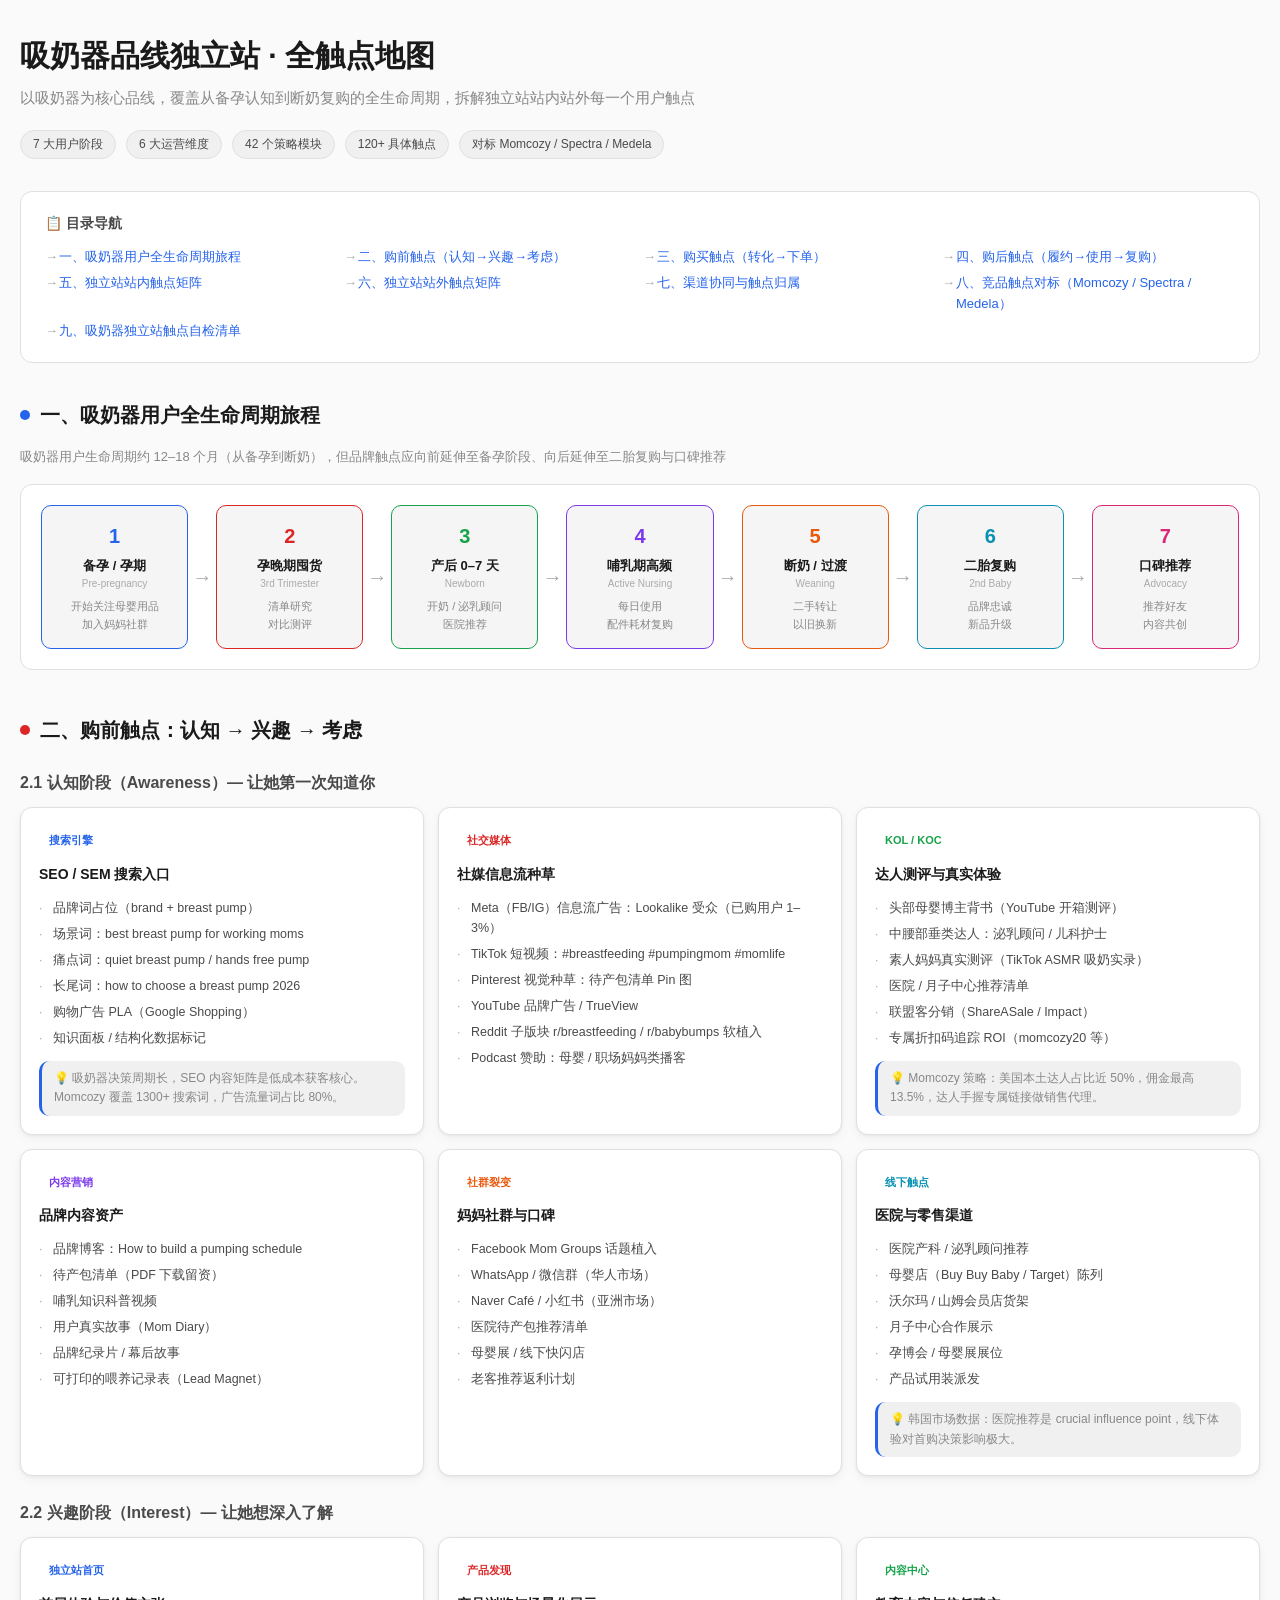
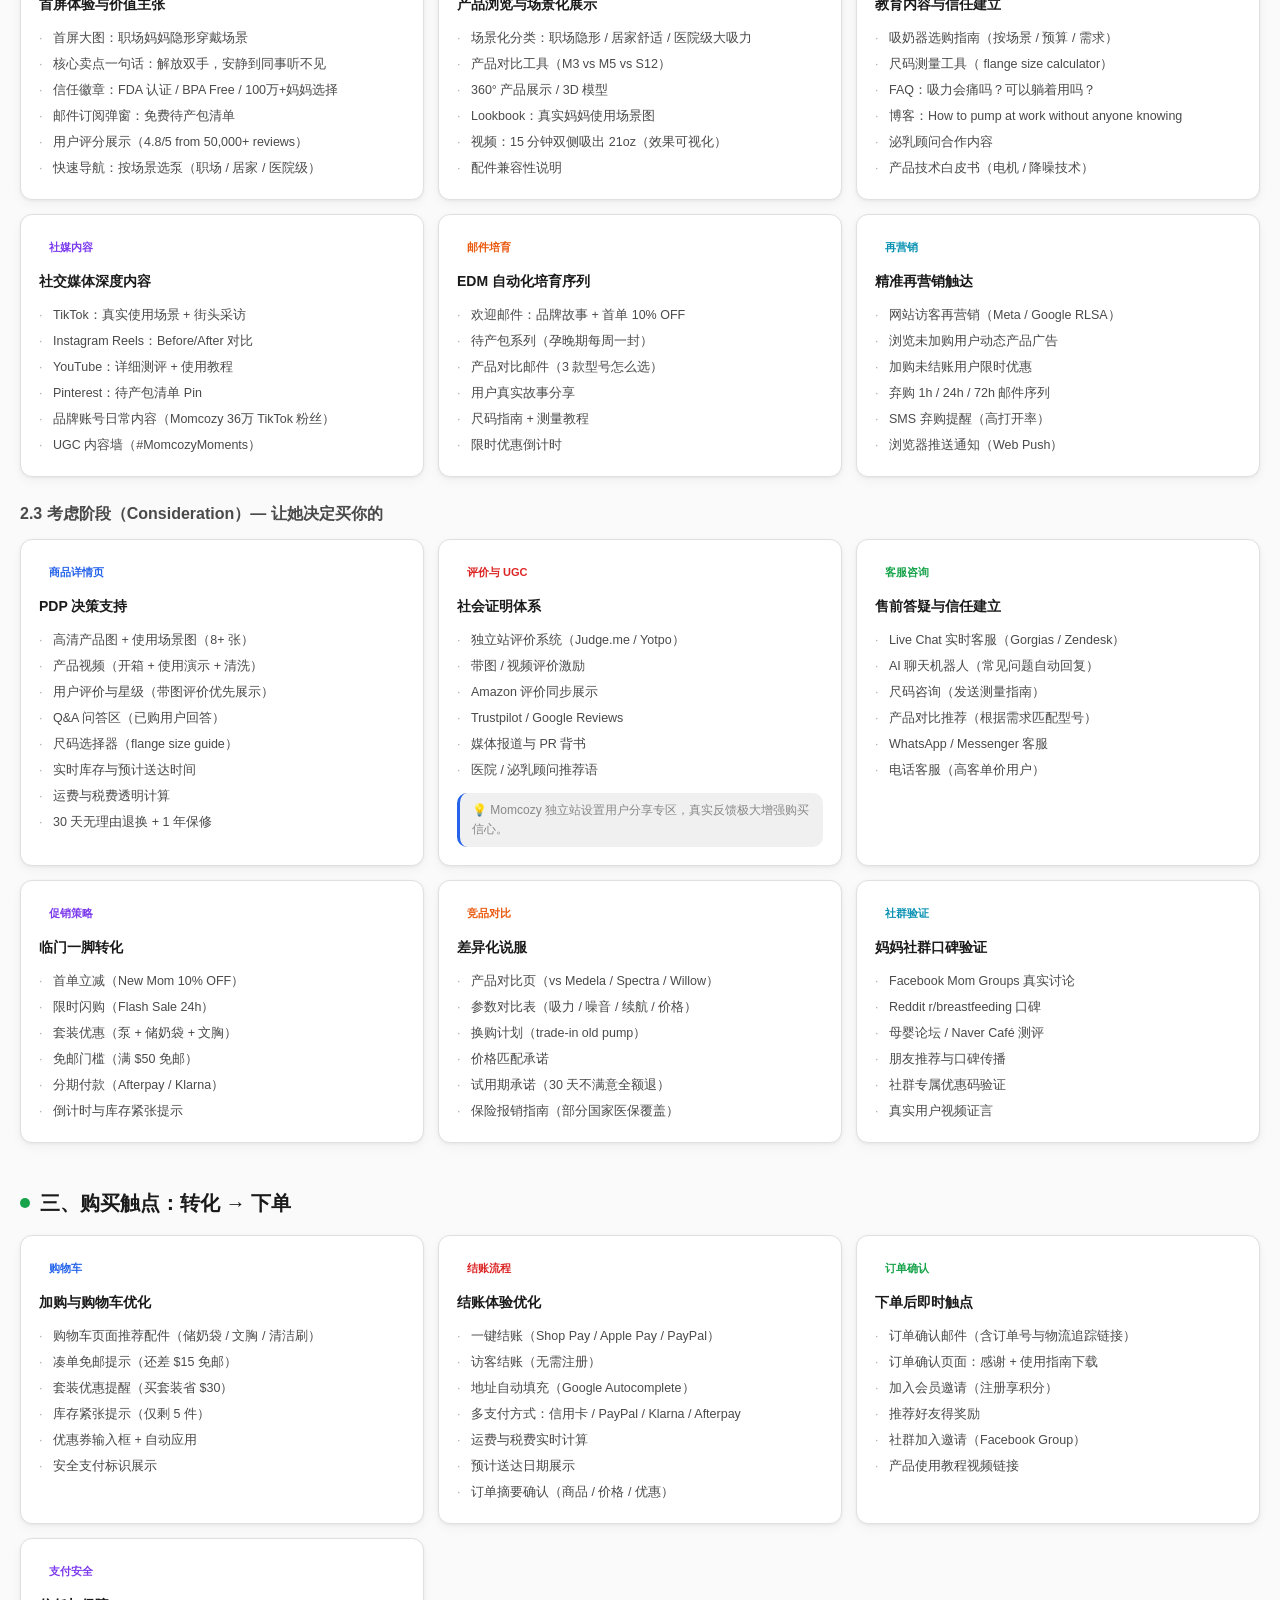
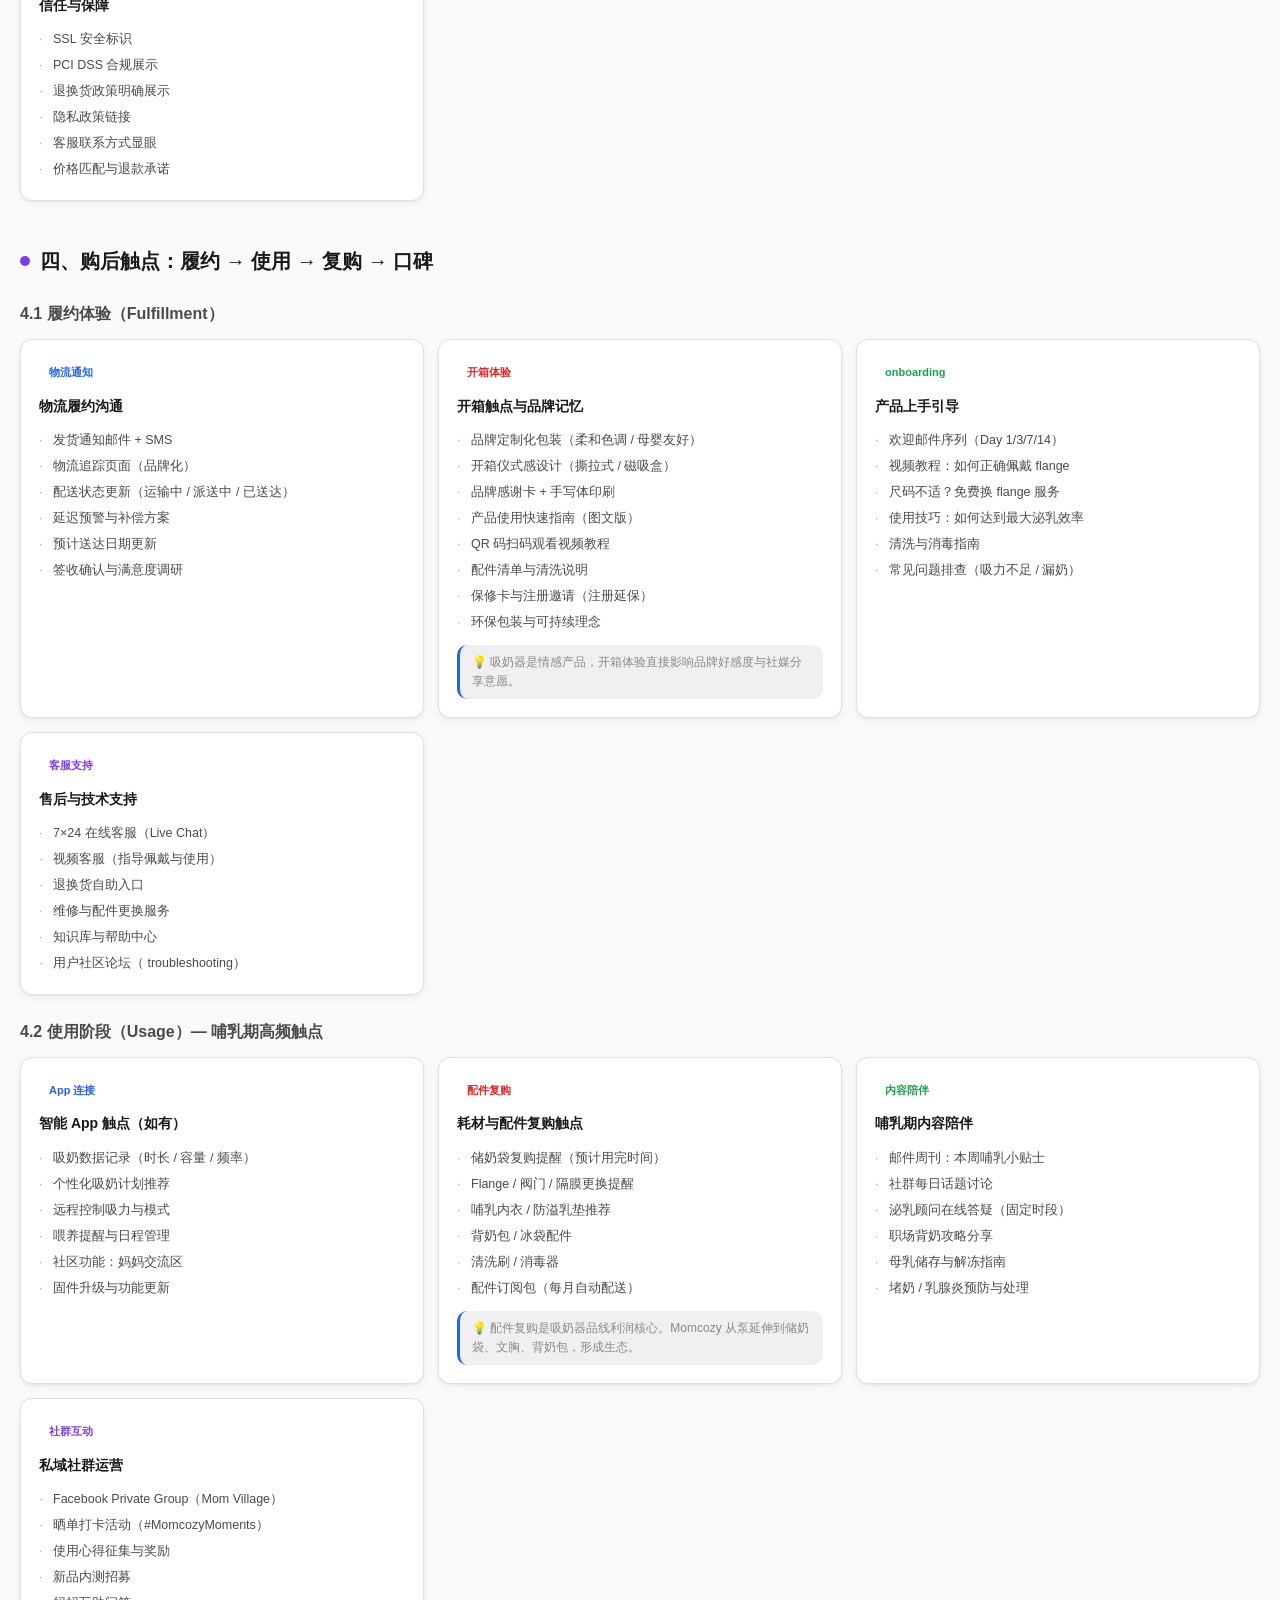
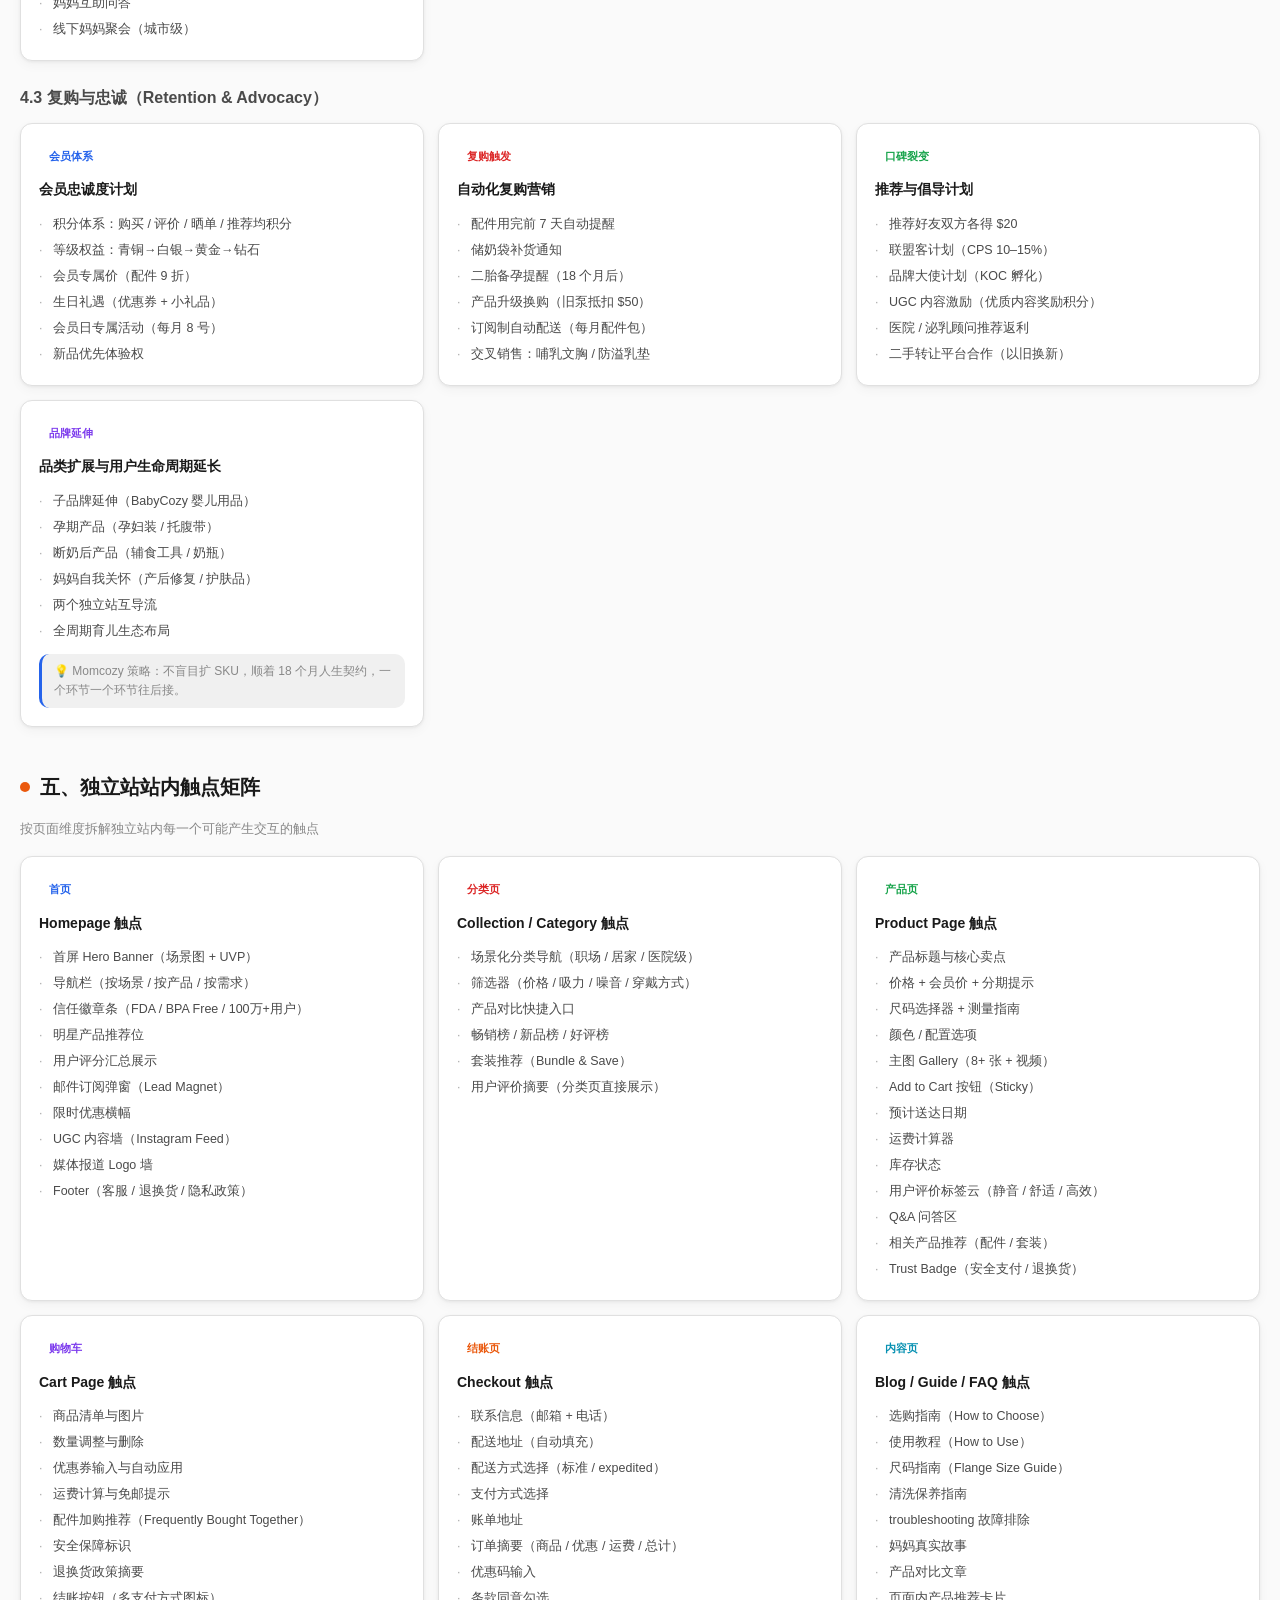
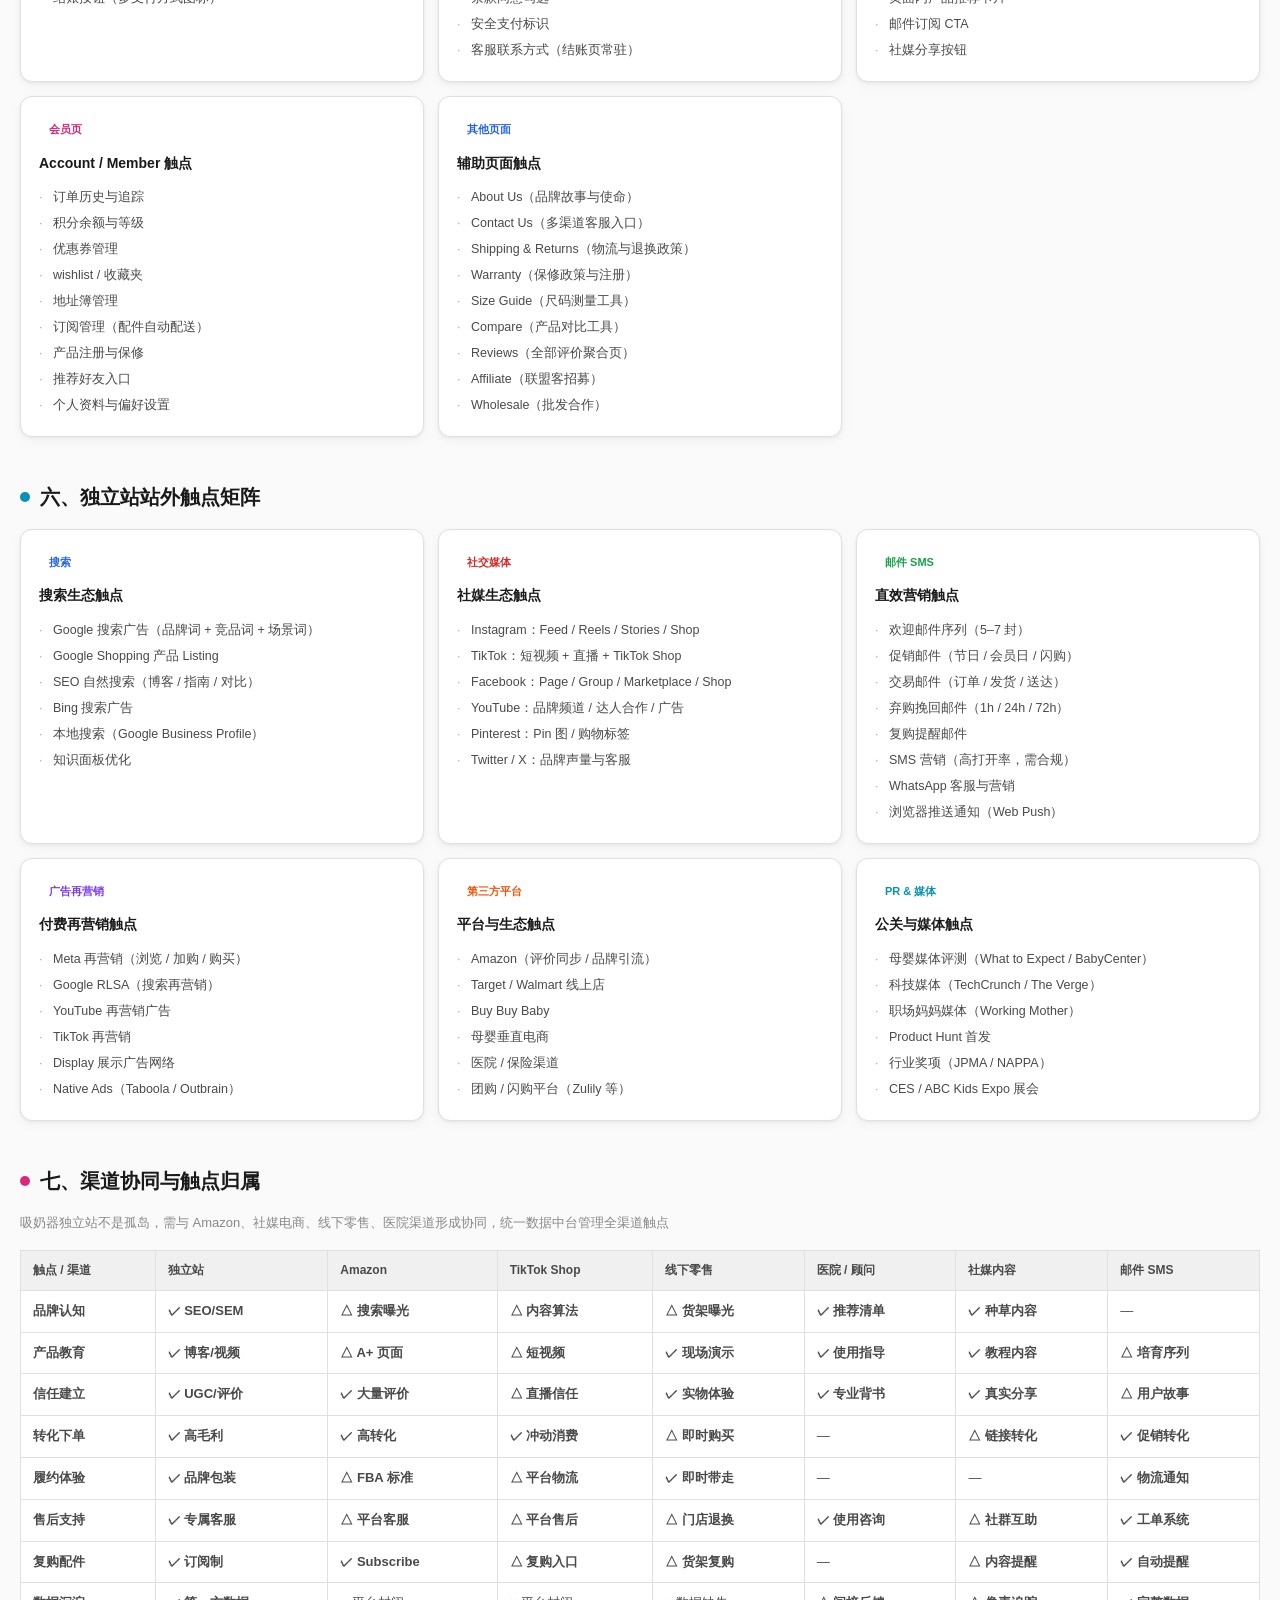
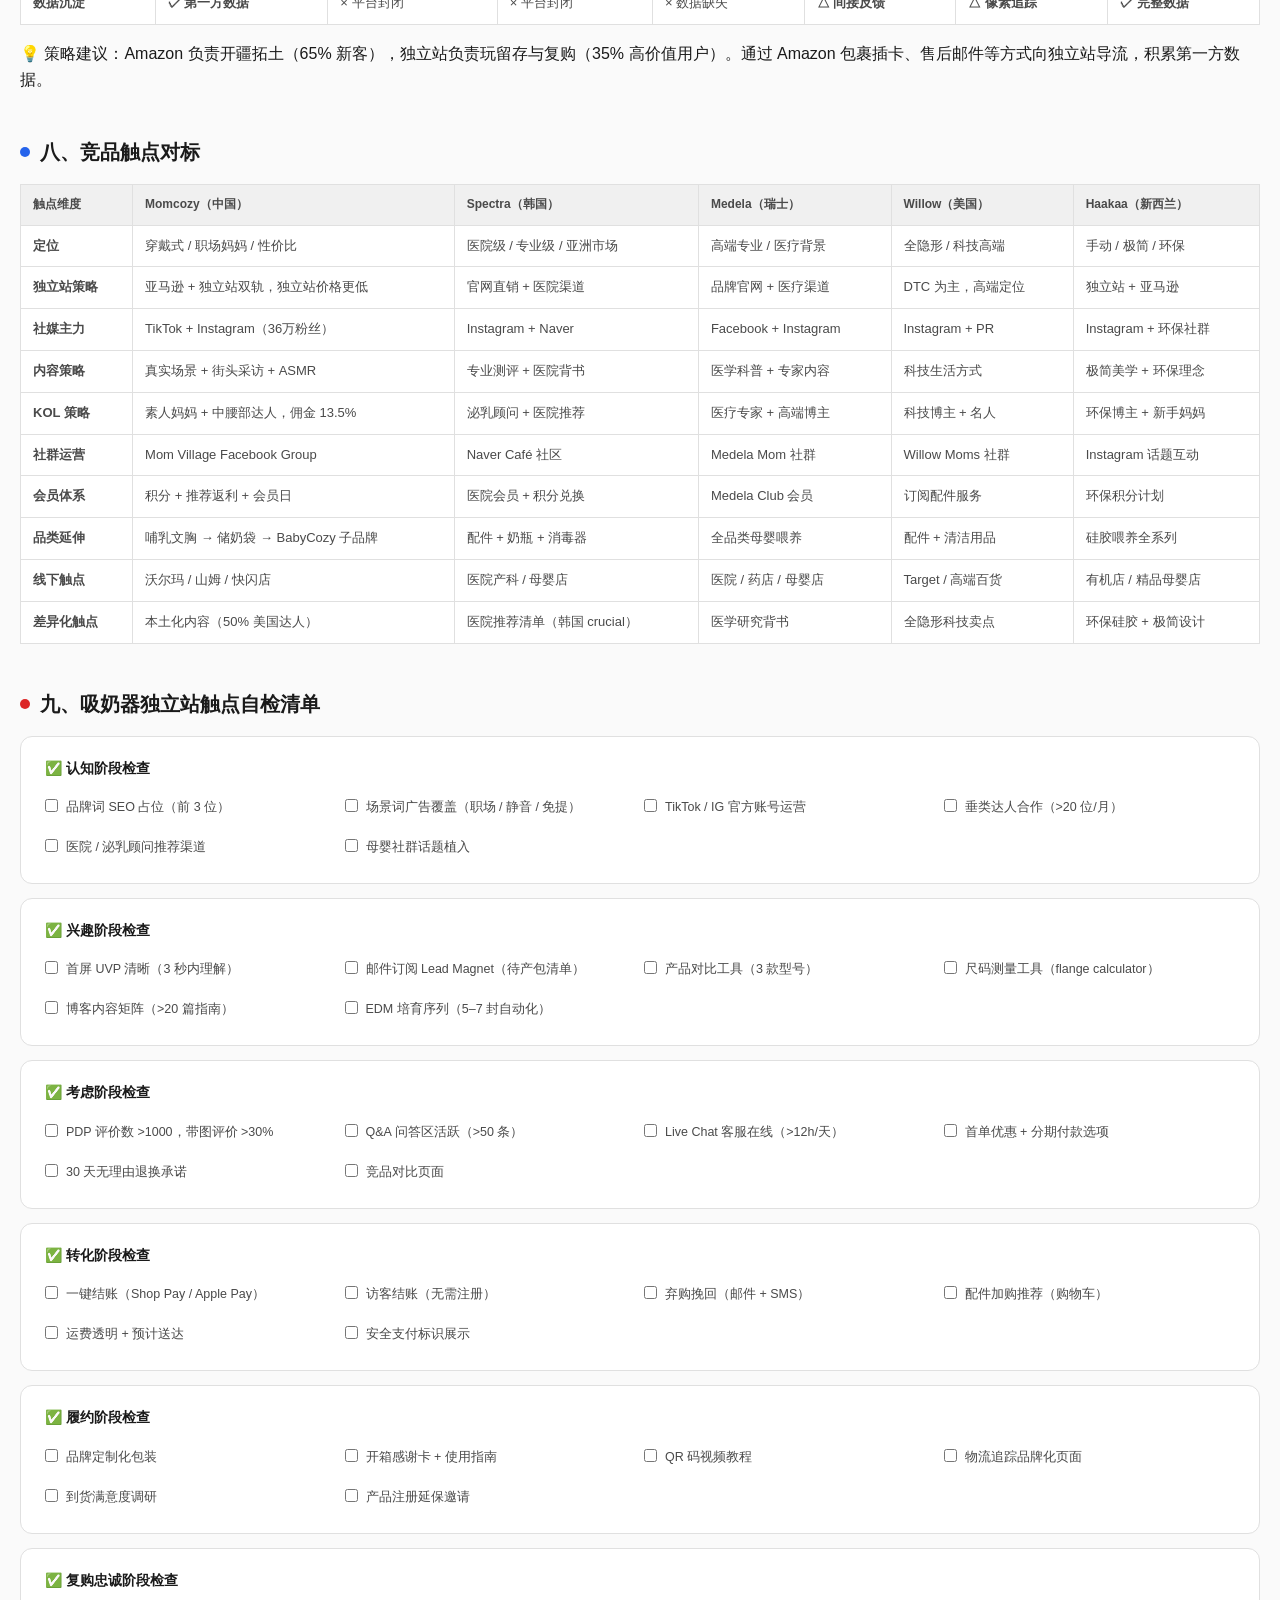
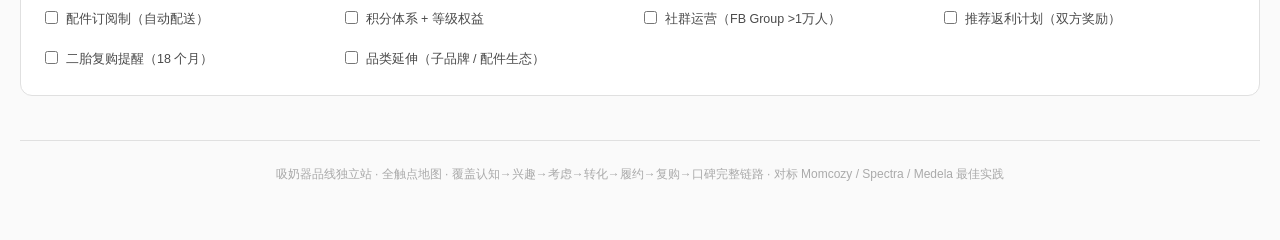
<file: docs/knowledge/ad-agent-qa/raw/s1-attachments/吸奶器品线独立站_全触点地图.html>
<!DOCTYPE html>
<html lang="zh-CN">
<head>
<meta charset="UTF-8">
<meta name="viewport" content="width=device-width, initial-scale=1.0">
<title>吸奶器品线独立站 · 全触点地图</title>
<style>
  :root {
    --bg:#fafafa; --surface:#fff; --raised:#f5f5f5; --muted:#f0f0f0;
    --text1:#1a1a1a; --text2:#4a4a4a; --text3:#888; --text4:#aaa;
    --border:#e0e0e0; --shadow:0 1px 3px rgba(0,0,0,0.06),0 4px 12px rgba(0,0,0,0.04);
    --c1:#2563eb;--c2:#dc2626;--c3:#16a34a;--c4:#7c3aed;--c5:#ea580c;--c6:#0891b2;--c7:#db2777;
    --r:6px;--r2:10px;--r3:12px;
  }
  @media (prefers-color-scheme:dark) {
    :root { --bg:#0f0f0f;--surface:#1a1a1a;--raised:#222;--muted:#1e1e1e;
      --text1:#f0f0f0;--text2:#c0c0c0;--text3:#888;--text4:#666;--border:#333; }
  }
  *{margin:0;padding:0;box-sizing:border-box}
  body{font-family:-apple-system,BlinkMacSystemFont,"Segoe UI",Roboto,"PingFang SC","Microsoft YaHei",sans-serif;background:var(--bg);color:var(--text1);line-height:1.6;max-width:1400px;margin:0 auto;padding:32px 20px}
  h1{font-size:30px;font-weight:700;margin-bottom:6px}
  .lead{color:var(--text3);font-size:15px;margin-bottom:20px}
  .meta{display:flex;gap:10px;flex-wrap:wrap;margin-bottom:32px}
  .meta span{font-size:12px;padding:4px 12px;border-radius:20px;background:var(--muted);border:1px solid var(--border);color:var(--text2)}

  /* TOC */
  .toc{background:var(--surface);border:1px solid var(--border);border-radius:var(--r3);padding:20px 24px;margin-bottom:36px}
  .toc h3{font-size:14px;margin-bottom:12px;color:var(--text2)}
  .toc ul{list-style:none;display:grid;grid-template-columns:repeat(auto-fill,minmax(280px,1fr));gap:6px}
  .toc li{font-size:13px;color:var(--text3);padding-left:14px;position:relative}
  .toc li::before{content:"→";position:absolute;left:0;color:var(--text4)}
  .toc a{color:var(--c1);text-decoration:none}
  .toc a:hover{text-decoration:underline}

  /* Section */
  .section{margin-bottom:44px}
  .section>h2{font-size:20px;font-weight:700;margin-bottom:16px;display:flex;align-items:center;gap:10px}
  .section>h2 .dot{width:10px;height:10px;border-radius:50%}
  .section>h3{font-size:16px;font-weight:600;margin:24px 0 12px;color:var(--text2)}

  /* Journey Timeline */
  .journey{display:flex;gap:4px;align-items:stretch;flex-wrap:wrap;padding:20px;background:var(--surface);border-radius:var(--r3);border:1px solid var(--border)}
  .j-step{flex:1;min-width:120px;padding:14px;border-radius:var(--r2);background:var(--raised);border:1px solid var(--border);text-align:center}
  .j-step .num{font-size:20px;font-weight:700}
  .j-step .name{font-size:13px;font-weight:600;margin-top:4px}
  .j-step .en{font-size:10px;color:var(--text4)}
  .j-step .note{font-size:11px;color:var(--text3);margin-top:6px}
  .j-arrow{display:flex;align-items:center;font-size:20px;color:var(--text4)}

  /* Touchpoint Grid */
  .tp-grid{display:grid;grid-template-columns:repeat(auto-fill,minmax(320px,1fr));gap:14px}
  .tp-card{background:var(--surface);border:1px solid var(--border);border-radius:var(--r3);padding:18px;box-shadow:var(--shadow)}
  .tp-card .tag{font-size:11px;font-weight:600;padding:3px 10px;border-radius:4px;display:inline-block;margin-bottom:10px}
  .tp-card h4{font-size:14px;font-weight:600;margin-bottom:10px}
  .tp-card ul{list-style:none}
  .tp-card li{font-size:12.5px;color:var(--text2);padding:3px 0;padding-left:14px;position:relative}
  .tp-card li::before{content:"·";position:absolute;left:0;color:var(--text4)}
  .tp-card .highlight{background:var(--muted);padding:8px 12px;border-radius:var(--r2);margin-top:10px;font-size:12px;color:var(--text3);border-left:3px solid var(--c1)}

  /* Channel Matrix */
  .ch-grid{display:grid;grid-template-columns:120px repeat(7,1fr);gap:1px;background:var(--border);border-radius:var(--r3);overflow:hidden;border:1px solid var(--border)}
  .ch-cell{background:var(--surface);padding:10px 8px;font-size:11.5px}
  .ch-cell:hover{background:var(--raised)}
  .ch-header{background:var(--muted);display:flex;align-items:center;justify-content:center;font-size:11px;font-weight:600;color:var(--text3);text-align:center}
  .ch-row-header{background:var(--muted);display:flex;align-items:center;justify-content:center;font-size:12px;font-weight:600;color:var(--text2);writing-mode:vertical-rl;text-orientation:mixed;letter-spacing:2px}
  .ch-yes{color:var(--c3);font-weight:700;text-align:center}
  .ch-maybe{color:var(--c5);font-weight:600;text-align:center}
  .ch-no{color:var(--text4);text-align:center}
  .ch-cell strong{display:block;font-size:11px;color:var(--text1);margin-bottom:3px}

  /* Comparison Table */
  .comp-table{width:100%;border-collapse:collapse;font-size:13px}
  .comp-table th,.comp-table td{padding:10px 12px;border:1px solid var(--border);text-align:left}
  .comp-table th{background:var(--muted);font-weight:600;font-size:12px;color:var(--text2)}
  .comp-table td{background:var(--surface);color:var(--text2)}
  .comp-table tr:hover td{background:var(--raised)}

  /* Checklist */
  .checklist{background:var(--surface);border:1px solid var(--border);border-radius:var(--r3);padding:20px 24px}
  .checklist h4{font-size:14px;margin-bottom:12px}
  .check-grid{display:grid;grid-template-columns:repeat(auto-fill,minmax(260px,1fr));gap:8px}
  .check-item{display:flex;align-items:flex-start;gap:8px;font-size:12.5px;color:var(--text2);padding:6px 0}
  .check-item input{margin-top:2px}

  /* Footer */
  .footer{text-align:center;padding:24px;color:var(--text4);font-size:12px;border-top:1px solid var(--border);margin-top:20px}

  @media(max-width:768px){
    .ch-grid{grid-template-columns:70px repeat(7,1fr);font-size:10px}
    .ch-cell{padding:6px 4px}
    h1{font-size:22px}
    .j-step{min-width:90px;padding:10px}
  }
</style>
</head>
<body>

<h1>吸奶器品线独立站 · 全触点地图</h1>
<p class="lead">以吸奶器为核心品线，覆盖从备孕认知到断奶复购的全生命周期，拆解独立站站内站外每一个用户触点</p>
<div class="meta">
  <span>7 大用户阶段</span>
  <span>6 大运营维度</span>
  <span>42 个策略模块</span>
  <span>120+ 具体触点</span>
  <span>对标 Momcozy / Spectra / Medela</span>
</div>

<!-- ===== TOC ===== -->
<div class="toc">
  <h3>📋 目录导航</h3>
  <ul>
    <li><a href="#journey">一、吸奶器用户全生命周期旅程</a></li>
    <li><a href="#pre">二、购前触点（认知→兴趣→考虑）</a></li>
    <li><a href="#purchase">三、购买触点（转化→下单）</a></li>
    <li><a href="#post">四、购后触点（履约→使用→复购）</a></li>
    <li><a href="#onsite">五、独立站站内触点矩阵</a></li>
    <li><a href="#offsite">六、独立站站外触点矩阵</a></li>
    <li><a href="#channel">七、渠道协同与触点归属</a></li>
    <li><a href="#comp">八、竞品触点对标（Momcozy / Spectra / Medela）</a></li>
    <li><a href="#check">九、吸奶器独立站触点自检清单</a></li>
  </ul>
</div>

<!-- ===== 一、用户旅程 ===== -->
<div class="section" id="journey">
  <h2><span class="dot" style="background:var(--c1)"></span>一、吸奶器用户全生命周期旅程</h2>
  <p style="font-size:13px;color:var(--text3);margin-bottom:16px">吸奶器用户生命周期约 12–18 个月（从备孕到断奶），但品牌触点应向前延伸至备孕阶段、向后延伸至二胎复购与口碑推荐</p>
  <div class="journey">
    <div class="j-step" style="border-color:var(--c1)"><div class="num" style="color:var(--c1)">1</div><div class="name">备孕 / 孕期</div><div class="en">Pre-pregnancy</div><div class="note">开始关注母婴用品<br>加入妈妈社群</div></div>
    <div class="j-arrow">→</div>
    <div class="j-step" style="border-color:var(--c2)"><div class="num" style="color:var(--c2)">2</div><div class="name">孕晚期囤货</div><div class="en">3rd Trimester</div><div class="note">清单研究<br>对比测评</div></div>
    <div class="j-arrow">→</div>
    <div class="j-step" style="border-color:var(--c3)"><div class="num" style="color:var(--c3)">3</div><div class="name">产后 0–7 天</div><div class="en">Newborn</div><div class="note">开奶 / 泌乳顾问<br>医院推荐</div></div>
    <div class="j-arrow">→</div>
    <div class="j-step" style="border-color:var(--c4)"><div class="num" style="color:var(--c4)">4</div><div class="name">哺乳期高频</div><div class="en">Active Nursing</div><div class="note">每日使用<br>配件耗材复购</div></div>
    <div class="j-arrow">→</div>
    <div class="j-step" style="border-color:var(--c5)"><div class="num" style="color:var(--c5)">5</div><div class="name">断奶 / 过渡</div><div class="en">Weaning</div><div class="note">二手转让<br>以旧换新</div></div>
    <div class="j-arrow">→</div>
    <div class="j-step" style="border-color:var(--c6)"><div class="num" style="color:var(--c6)">6</div><div class="name">二胎复购</div><div class="en">2nd Baby</div><div class="note">品牌忠诚<br>新品升级</div></div>
    <div class="j-arrow">→</div>
    <div class="j-step" style="border-color:var(--c7)"><div class="num" style="color:var(--c7)">7</div><div class="name">口碑推荐</div><div class="en">Advocacy</div><div class="note">推荐好友<br>内容共创</div></div>
  </div>
</div>

<!-- ===== 二、购前触点 ===== -->
<div class="section" id="pre">
  <h2><span class="dot" style="background:var(--c2)"></span>二、购前触点：认知 → 兴趣 → 考虑</h2>

  <h3>2.1 认知阶段（Awareness）— 让她第一次知道你</h3>
  <div class="tp-grid">
    <div class="tp-card">
      <span class="tag" style="background:var(--c1-light);color:var(--c1)">搜索引擎</span>
      <h4>SEO / SEM 搜索入口</h4>
      <ul>
        <li>品牌词占位（brand + breast pump）</li>
        <li>场景词：best breast pump for working moms</li>
        <li>痛点词：quiet breast pump / hands free pump</li>
        <li>长尾词：how to choose a breast pump 2026</li>
        <li>购物广告 PLA（Google Shopping）</li>
        <li>知识面板 / 结构化数据标记</li>
      </ul>
      <div class="highlight">💡 吸奶器决策周期长，SEO 内容矩阵是低成本获客核心。Momcozy 覆盖 1300+ 搜索词，广告流量词占比 80%。</div>
    </div>
    <div class="tp-card">
      <span class="tag" style="background:var(--c2-light);color:var(--c2)">社交媒体</span>
      <h4>社媒信息流种草</h4>
      <ul>
        <li>Meta（FB/IG）信息流广告：Lookalike 受众（已购用户 1–3%）</li>
        <li>TikTok 短视频：#breastfeeding #pumpingmom #momlife</li>
        <li>Pinterest 视觉种草：待产包清单 Pin 图</li>
        <li>YouTube 品牌广告 / TrueView</li>
        <li>Reddit 子版块 r/breastfeeding / r/babybumps 软植入</li>
        <li>Podcast 赞助：母婴 / 职场妈妈类播客</li>
      </ul>
    </div>
    <div class="tp-card">
      <span class="tag" style="background:var(--c3-light);color:var(--c3)">KOL / KOC</span>
      <h4>达人测评与真实体验</h4>
      <ul>
        <li>头部母婴博主背书（YouTube 开箱测评）</li>
        <li>中腰部垂类达人：泌乳顾问 / 儿科护士</li>
        <li>素人妈妈真实测评（TikTok ASMR 吸奶实录）</li>
        <li>医院 / 月子中心推荐清单</li>
        <li>联盟客分销（ShareASale / Impact）</li>
        <li>专属折扣码追踪 ROI（momcozy20 等）</li>
      </ul>
      <div class="highlight">💡 Momcozy 策略：美国本土达人占比近 50%，佣金最高 13.5%，达人手握专属链接做销售代理。</div>
    </div>
    <div class="tp-card">
      <span class="tag" style="background:var(--c4-light);color:var(--c4)">内容营销</span>
      <h4>品牌内容资产</h4>
      <ul>
        <li>品牌博客：How to build a pumping schedule</li>
        <li>待产包清单（PDF 下载留资）</li>
        <li>哺乳知识科普视频</li>
        <li>用户真实故事（Mom Diary）</li>
        <li>品牌纪录片 / 幕后故事</li>
        <li>可打印的喂养记录表（Lead Magnet）</li>
      </ul>
    </div>
    <div class="tp-card">
      <span class="tag" style="background:var(--c5-light);color:var(--c5)">社群裂变</span>
      <h4>妈妈社群与口碑</h4>
      <ul>
        <li>Facebook Mom Groups 话题植入</li>
        <li>WhatsApp / 微信群（华人市场）</li>
        <li>Naver Café / 小红书（亚洲市场）</li>
        <li>医院待产包推荐清单</li>
        <li>母婴展 / 线下快闪店</li>
        <li>老客推荐返利计划</li>
      </ul>
    </div>
    <div class="tp-card">
      <span class="tag" style="background:var(--c6-light);color:var(--c6)">线下触点</span>
      <h4>医院与零售渠道</h4>
      <ul>
        <li>医院产科 / 泌乳顾问推荐</li>
        <li>母婴店（Buy Buy Baby / Target）陈列</li>
        <li>沃尔玛 / 山姆会员店货架</li>
        <li>月子中心合作展示</li>
        <li>孕博会 / 母婴展展位</li>
        <li>产品试用装派发</li>
      </ul>
      <div class="highlight">💡 韩国市场数据：医院推荐是 crucial influence point，线下体验对首购决策影响极大。</div>
    </div>
  </div>

  <h3>2.2 兴趣阶段（Interest）— 让她想深入了解</h3>
  <div class="tp-grid">
    <div class="tp-card">
      <span class="tag" style="background:var(--c1-light);color:var(--c1)">独立站首页</span>
      <h4>首屏体验与价值主张</h4>
      <ul>
        <li>首屏大图：职场妈妈隐形穿戴场景</li>
        <li>核心卖点一句话：解放双手，安静到同事听不见</li>
        <li>信任徽章：FDA 认证 / BPA Free / 100万+妈妈选择</li>
        <li>邮件订阅弹窗：免费待产包清单</li>
        <li>用户评分展示（4.8/5 from 50,000+ reviews）</li>
        <li>快速导航：按场景选泵（职场 / 居家 / 医院级）</li>
      </ul>
    </div>
    <div class="tp-card">
      <span class="tag" style="background:var(--c2-light);color:var(--c2)">产品发现</span>
      <h4>产品浏览与场景化展示</h4>
      <ul>
        <li>场景化分类：职场隐形 / 居家舒适 / 医院级大吸力</li>
        <li>产品对比工具（M3 vs M5 vs S12）</li>
        <li>360° 产品展示 / 3D 模型</li>
        <li>Lookbook：真实妈妈使用场景图</li>
        <li>视频：15 分钟双侧吸出 21oz（效果可视化）</li>
        <li>配件兼容性说明</li>
      </ul>
    </div>
    <div class="tp-card">
      <span class="tag" style="background:var(--c3-light);color:var(--c3)">内容中心</span>
      <h4>教育内容与信任建立</h4>
      <ul>
        <li>吸奶器选购指南（按场景 / 预算 / 需求）</li>
        <li>尺码测量工具（ flange size calculator）</li>
        <li>FAQ：吸力会痛吗？可以躺着用吗？</li>
        <li>博客：How to pump at work without anyone knowing</li>
        <li>泌乳顾问合作内容</li>
        <li>产品技术白皮书（电机 / 降噪技术）</li>
      </ul>
    </div>
    <div class="tp-card">
      <span class="tag" style="background:var(--c4-light);color:var(--c4)">社媒内容</span>
      <h4>社交媒体深度内容</h4>
      <ul>
        <li>TikTok：真实使用场景 + 街头采访</li>
        <li>Instagram Reels：Before/After 对比</li>
        <li>YouTube：详细测评 + 使用教程</li>
        <li>Pinterest：待产包清单 Pin</li>
        <li>品牌账号日常内容（Momcozy 36万 TikTok 粉丝）</li>
        <li>UGC 内容墙（#MomcozyMoments）</li>
      </ul>
    </div>
    <div class="tp-card">
      <span class="tag" style="background:var(--c5-light);color:var(--c5)">邮件培育</span>
      <h4>EDM 自动化培育序列</h4>
      <ul>
        <li>欢迎邮件：品牌故事 + 首单 10% OFF</li>
        <li>待产包系列（孕晚期每周一封）</li>
        <li>产品对比邮件（3 款型号怎么选）</li>
        <li>用户真实故事分享</li>
        <li>尺码指南 + 测量教程</li>
        <li>限时优惠倒计时</li>
      </ul>
    </div>
    <div class="tp-card">
      <span class="tag" style="background:var(--c6-light);color:var(--c6)">再营销</span>
      <h4>精准再营销触达</h4>
      <ul>
        <li>网站访客再营销（Meta / Google RLSA）</li>
        <li>浏览未加购用户动态产品广告</li>
        <li>加购未结账用户限时优惠</li>
        <li>弃购 1h / 24h / 72h 邮件序列</li>
        <li>SMS 弃购提醒（高打开率）</li>
        <li>浏览器推送通知（Web Push）</li>
      </ul>
    </div>
  </div>

  <h3>2.3 考虑阶段（Consideration）— 让她决定买你的</h3>
  <div class="tp-grid">
    <div class="tp-card">
      <span class="tag" style="background:var(--c1-light);color:var(--c1)">商品详情页</span>
      <h4>PDP 决策支持</h4>
      <ul>
        <li>高清产品图 + 使用场景图（8+ 张）</li>
        <li>产品视频（开箱 + 使用演示 + 清洗）</li>
        <li>用户评价与星级（带图评价优先展示）</li>
        <li>Q&A 问答区（已购用户回答）</li>
        <li>尺码选择器（flange size guide）</li>
        <li>实时库存与预计送达时间</li>
        <li>运费与税费透明计算</li>
        <li>30 天无理由退换 + 1 年保修</li>
      </ul>
    </div>
    <div class="tp-card">
      <span class="tag" style="background:var(--c2-light);color:var(--c2)">评价与 UGC</span>
      <h4>社会证明体系</h4>
      <ul>
        <li>独立站评价系统（Judge.me / Yotpo）</li>
        <li>带图 / 视频评价激励</li>
        <li>Amazon 评价同步展示</li>
        <li>Trustpilot / Google Reviews</li>
        <li>媒体报道与 PR 背书</li>
        <li>医院 / 泌乳顾问推荐语</li>
      </ul>
      <div class="highlight">💡 Momcozy 独立站设置用户分享专区，真实反馈极大增强购买信心。</div>
    </div>
    <div class="tp-card">
      <span class="tag" style="background:var(--c3-light);color:var(--c3)">客服咨询</span>
      <h4>售前答疑与信任建立</h4>
      <ul>
        <li>Live Chat 实时客服（Gorgias / Zendesk）</li>
        <li>AI 聊天机器人（常见问题自动回复）</li>
        <li>尺码咨询（发送测量指南）</li>
        <li>产品对比推荐（根据需求匹配型号）</li>
        <li>WhatsApp / Messenger 客服</li>
        <li>电话客服（高客单价用户）</li>
      </ul>
    </div>
    <div class="tp-card">
      <span class="tag" style="background:var(--c4-light);color:var(--c4)">促销策略</span>
      <h4>临门一脚转化</h4>
      <ul>
        <li>首单立减（New Mom 10% OFF）</li>
        <li>限时闪购（Flash Sale 24h）</li>
        <li>套装优惠（泵 + 储奶袋 + 文胸）</li>
        <li>免邮门槛（满 $50 免邮）</li>
        <li>分期付款（Afterpay / Klarna）</li>
        <li>倒计时与库存紧张提示</li>
      </ul>
    </div>
    <div class="tp-card">
      <span class="tag" style="background:var(--c5-light);color:var(--c5)">竞品对比</span>
      <h4>差异化说服</h4>
      <ul>
        <li>产品对比页（vs Medela / Spectra / Willow）</li>
        <li>参数对比表（吸力 / 噪音 / 续航 / 价格）</li>
        <li>换购计划（trade-in old pump）</li>
        <li>价格匹配承诺</li>
        <li>试用期承诺（30 天不满意全额退）</li>
        <li>保险报销指南（部分国家医保覆盖）</li>
      </ul>
    </div>
    <div class="tp-card">
      <span class="tag" style="background:var(--c6-light);color:var(--c6)">社群验证</span>
      <h4>妈妈社群口碑验证</h4>
      <ul>
        <li>Facebook Mom Groups 真实讨论</li>
        <li>Reddit r/breastfeeding 口碑</li>
        <li>母婴论坛 / Naver Café 测评</li>
        <li>朋友推荐与口碑传播</li>
        <li>社群专属优惠码验证</li>
        <li>真实用户视频证言</li>
      </ul>
    </div>
  </div>
</div>

<!-- ===== 三、购买触点 ===== -->
<div class="section" id="purchase">
  <h2><span class="dot" style="background:var(--c3)"></span>三、购买触点：转化 → 下单</h2>
  <div class="tp-grid">
    <div class="tp-card">
      <span class="tag" style="background:var(--c1-light);color:var(--c1)">购物车</span>
      <h4>加购与购物车优化</h4>
      <ul>
        <li>购物车页面推荐配件（储奶袋 / 文胸 / 清洁刷）</li>
        <li>凑单免邮提示（还差 $15 免邮）</li>
        <li>套装优惠提醒（买套装省 $30）</li>
        <li>库存紧张提示（仅剩 5 件）</li>
        <li>优惠券输入框 + 自动应用</li>
        <li>安全支付标识展示</li>
      </ul>
    </div>
    <div class="tp-card">
      <span class="tag" style="background:var(--c2-light);color:var(--c2)">结账流程</span>
      <h4>结账体验优化</h4>
      <ul>
        <li>一键结账（Shop Pay / Apple Pay / PayPal）</li>
        <li>访客结账（无需注册）</li>
        <li>地址自动填充（Google Autocomplete）</li>
        <li>多支付方式：信用卡 / PayPal / Klarna / Afterpay</li>
        <li>运费与税费实时计算</li>
        <li>预计送达日期展示</li>
        <li>订单摘要确认（商品 / 价格 / 优惠）</li>
      </ul>
    </div>
    <div class="tp-card">
      <span class="tag" style="background:var(--c3-light);color:var(--c3)">订单确认</span>
      <h4>下单后即时触点</h4>
      <ul>
        <li>订单确认邮件（含订单号与物流追踪链接）</li>
        <li>订单确认页面：感谢 + 使用指南下载</li>
        <li>加入会员邀请（注册享积分）</li>
        <li>推荐好友得奖励</li>
        <li>社群加入邀请（Facebook Group）</li>
        <li>产品使用教程视频链接</li>
      </ul>
    </div>
    <div class="tp-card">
      <span class="tag" style="background:var(--c4-light);color:var(--c4)">支付安全</span>
      <h4>信任与保障</h4>
      <ul>
        <li>SSL 安全标识</li>
        <li>PCI DSS 合规展示</li>
        <li>退换货政策明确展示</li>
        <li>隐私政策链接</li>
        <li>客服联系方式显眼</li>
        <li>价格匹配与退款承诺</li>
      </ul>
    </div>
  </div>
</div>

<!-- ===== 四、购后触点 ===== -->
<div class="section" id="post">
  <h2><span class="dot" style="background:var(--c4)"></span>四、购后触点：履约 → 使用 → 复购 → 口碑</h2>

  <h3>4.1 履约体验（Fulfillment）</h3>
  <div class="tp-grid">
    <div class="tp-card">
      <span class="tag" style="background:var(--c1-light);color:var(--c1)">物流通知</span>
      <h4>物流履约沟通</h4>
      <ul>
        <li>发货通知邮件 + SMS</li>
        <li>物流追踪页面（品牌化）</li>
        <li>配送状态更新（运输中 / 派送中 / 已送达）</li>
        <li>延迟预警与补偿方案</li>
        <li>预计送达日期更新</li>
        <li>签收确认与满意度调研</li>
      </ul>
    </div>
    <div class="tp-card">
      <span class="tag" style="background:var(--c2-light);color:var(--c2)">开箱体验</span>
      <h4>开箱触点与品牌记忆</h4>
      <ul>
        <li>品牌定制化包装（柔和色调 / 母婴友好）</li>
        <li>开箱仪式感设计（撕拉式 / 磁吸盒）</li>
        <li>品牌感谢卡 + 手写体印刷</li>
        <li>产品使用快速指南（图文版）</li>
        <li>QR 码扫码观看视频教程</li>
        <li>配件清单与清洗说明</li>
        <li>保修卡与注册邀请（注册延保）</li>
        <li>环保包装与可持续理念</li>
      </ul>
      <div class="highlight">💡 吸奶器是情感产品，开箱体验直接影响品牌好感度与社媒分享意愿。</div>
    </div>
    <div class="tp-card">
      <span class="tag" style="background:var(--c3-light);color:var(--c3)"> onboarding</span>
      <h4>产品上手引导</h4>
      <ul>
        <li>欢迎邮件序列（Day 1/3/7/14）</li>
        <li>视频教程：如何正确佩戴 flange</li>
        <li>尺码不适？免费换 flange 服务</li>
        <li>使用技巧：如何达到最大泌乳效率</li>
        <li>清洗与消毒指南</li>
        <li>常见问题排查（吸力不足 / 漏奶）</li>
      </ul>
    </div>
    <div class="tp-card">
      <span class="tag" style="background:var(--c4-light);color:var(--c4)">客服支持</span>
      <h4>售后与技术支持</h4>
      <ul>
        <li>7×24 在线客服（Live Chat）</li>
        <li>视频客服（指导佩戴与使用）</li>
        <li>退换货自助入口</li>
        <li>维修与配件更换服务</li>
        <li>知识库与帮助中心</li>
        <li>用户社区论坛（ troubleshooting）</li>
      </ul>
    </div>
  </div>

  <h3>4.2 使用阶段（Usage）— 哺乳期高频触点</h3>
  <div class="tp-grid">
    <div class="tp-card">
      <span class="tag" style="background:var(--c1-light);color:var(--c1)">App 连接</span>
      <h4>智能 App 触点（如有）</h4>
      <ul>
        <li>吸奶数据记录（时长 / 容量 / 频率）</li>
        <li>个性化吸奶计划推荐</li>
        <li>远程控制吸力与模式</li>
        <li>喂养提醒与日程管理</li>
        <li>社区功能：妈妈交流区</li>
        <li>固件升级与功能更新</li>
      </ul>
    </div>
    <div class="tp-card">
      <span class="tag" style="background:var(--c2-light);color:var(--c2)">配件复购</span>
      <h4>耗材与配件复购触点</h4>
      <ul>
        <li>储奶袋复购提醒（预计用完时间）</li>
        <li>Flange / 阀门 / 隔膜更换提醒</li>
        <li>哺乳内衣 / 防溢乳垫推荐</li>
        <li>背奶包 / 冰袋配件</li>
        <li>清洗刷 / 消毒器</li>
        <li>配件订阅包（每月自动配送）</li>
      </ul>
      <div class="highlight">💡 配件复购是吸奶器品线利润核心。Momcozy 从泵延伸到储奶袋、文胸、背奶包，形成生态。</div>
    </div>
    <div class="tp-card">
      <span class="tag" style="background:var(--c3-light);color:var(--c3)">内容陪伴</span>
      <h4>哺乳期内容陪伴</h4>
      <ul>
        <li>邮件周刊：本周哺乳小贴士</li>
        <li>社群每日话题讨论</li>
        <li>泌乳顾问在线答疑（固定时段）</li>
        <li>职场背奶攻略分享</li>
        <li>母乳储存与解冻指南</li>
        <li>堵奶 / 乳腺炎预防与处理</li>
      </ul>
    </div>
    <div class="tp-card">
      <span class="tag" style="background:var(--c4-light);color:var(--c4)">社群互动</span>
      <h4>私域社群运营</h4>
      <ul>
        <li>Facebook Private Group（Mom Village）</li>
        <li>晒单打卡活动（#MomcozyMoments）</li>
        <li>使用心得征集与奖励</li>
        <li>新品内测招募</li>
        <li>妈妈互助问答</li>
        <li>线下妈妈聚会（城市级）</li>
      </ul>
    </div>
  </div>

  <h3>4.3 复购与忠诚（Retention & Advocacy）</h3>
  <div class="tp-grid">
    <div class="tp-card">
      <span class="tag" style="background:var(--c1-light);color:var(--c1)">会员体系</span>
      <h4>会员忠诚度计划</h4>
      <ul>
        <li>积分体系：购买 / 评价 / 晒单 / 推荐均积分</li>
        <li>等级权益：青铜→白银→黄金→钻石</li>
        <li>会员专属价（配件 9 折）</li>
        <li>生日礼遇（优惠券 + 小礼品）</li>
        <li>会员日专属活动（每月 8 号）</li>
        <li>新品优先体验权</li>
      </ul>
    </div>
    <div class="tp-card">
      <span class="tag" style="background:var(--c2-light);color:var(--c2)">复购触发</span>
      <h4>自动化复购营销</h4>
      <ul>
        <li>配件用完前 7 天自动提醒</li>
        <li>储奶袋补货通知</li>
        <li>二胎备孕提醒（18 个月后）</li>
        <li>产品升级换购（旧泵抵扣 $50）</li>
        <li>订阅制自动配送（每月配件包）</li>
        <li>交叉销售：哺乳文胸 / 防溢乳垫</li>
      </ul>
    </div>
    <div class="tp-card">
      <span class="tag" style="background:var(--c3-light);color:var(--c3)">口碑裂变</span>
      <h4>推荐与倡导计划</h4>
      <ul>
        <li>推荐好友双方各得 $20</li>
        <li>联盟客计划（CPS 10–15%）</li>
        <li>品牌大使计划（KOC 孵化）</li>
        <li>UGC 内容激励（优质内容奖励积分）</li>
        <li>医院 / 泌乳顾问推荐返利</li>
        <li>二手转让平台合作（以旧换新）</li>
      </ul>
    </div>
    <div class="tp-card">
      <span class="tag" style="background:var(--c4-light);color:var(--c4)">品牌延伸</span>
      <h4>品类扩展与用户生命周期延长</h4>
      <ul>
        <li>子品牌延伸（BabyCozy 婴儿用品）</li>
        <li>孕期产品（孕妇装 / 托腹带）</li>
        <li>断奶后产品（辅食工具 / 奶瓶）</li>
        <li>妈妈自我关怀（产后修复 / 护肤品）</li>
        <li>两个独立站互导流</li>
        <li>全周期育儿生态布局</li>
      </ul>
      <div class="highlight">💡 Momcozy 策略：不盲目扩 SKU，顺着 18 个月人生契约，一个环节一个环节往后接。</div>
    </div>
  </div>
</div>

<!-- ===== 五、站内触点矩阵 ===== -->
<div class="section" id="onsite">
  <h2><span class="dot" style="background:var(--c5)"></span>五、独立站站内触点矩阵</h2>
  <p style="font-size:13px;color:var(--text3);margin-bottom:16px">按页面维度拆解独立站内每一个可能产生交互的触点</p>
  <div class="tp-grid">
    <div class="tp-card">
      <span class="tag" style="background:var(--c1-light);color:var(--c1)">首页</span>
      <h4>Homepage 触点</h4>
      <ul>
        <li>首屏 Hero Banner（场景图 + UVP）</li>
        <li>导航栏（按场景 / 按产品 / 按需求）</li>
        <li>信任徽章条（FDA / BPA Free / 100万+用户）</li>
        <li>明星产品推荐位</li>
        <li>用户评分汇总展示</li>
        <li>邮件订阅弹窗（Lead Magnet）</li>
        <li>限时优惠横幅</li>
        <li>UGC 内容墙（Instagram Feed）</li>
        <li>媒体报道 Logo 墙</li>
        <li>Footer（客服 / 退换货 / 隐私政策）</li>
      </ul>
    </div>
    <div class="tp-card">
      <span class="tag" style="background:var(--c2-light);color:var(--c2)">分类页</span>
      <h4>Collection / Category 触点</h4>
      <ul>
        <li>场景化分类导航（职场 / 居家 / 医院级）</li>
        <li>筛选器（价格 / 吸力 / 噪音 / 穿戴方式）</li>
        <li>产品对比快捷入口</li>
        <li>畅销榜 / 新品榜 / 好评榜</li>
        <li>套装推荐（Bundle & Save）</li>
        <li>用户评价摘要（分类页直接展示）</li>
      </ul>
    </div>
    <div class="tp-card">
      <span class="tag" style="background:var(--c3-light);color:var(--c3)">产品页</span>
      <h4>Product Page 触点</h4>
      <ul>
        <li>产品标题与核心卖点</li>
        <li>价格 + 会员价 + 分期提示</li>
        <li>尺码选择器 + 测量指南</li>
        <li>颜色 / 配置选项</li>
        <li>主图 Gallery（8+ 张 + 视频）</li>
        <li>Add to Cart 按钮（Sticky）</li>
        <li>预计送达日期</li>
        <li>运费计算器</li>
        <li>库存状态</li>
        <li>用户评价标签云（静音 / 舒适 / 高效）</li>
        <li>Q&A 问答区</li>
        <li>相关产品推荐（配件 / 套装）</li>
        <li>Trust Badge（安全支付 / 退换货）</li>
      </ul>
    </div>
    <div class="tp-card">
      <span class="tag" style="background:var(--c4-light);color:var(--c4)">购物车</span>
      <h4>Cart Page 触点</h4>
      <ul>
        <li>商品清单与图片</li>
        <li>数量调整与删除</li>
        <li>优惠券输入与自动应用</li>
        <li>运费计算与免邮提示</li>
        <li>配件加购推荐（Frequently Bought Together）</li>
        <li>安全保障标识</li>
        <li>退换货政策摘要</li>
        <li>结账按钮（多支付方式图标）</li>
      </ul>
    </div>
    <div class="tp-card">
      <span class="tag" style="background:var(--c5-light);color:var(--c5)">结账页</span>
      <h4>Checkout 触点</h4>
      <ul>
        <li>联系信息（邮箱 + 电话）</li>
        <li>配送地址（自动填充）</li>
        <li>配送方式选择（标准 /  expedited）</li>
        <li>支付方式选择</li>
        <li>账单地址</li>
        <li>订单摘要（商品 / 优惠 / 运费 / 总计）</li>
        <li>优惠码输入</li>
        <li>条款同意勾选</li>
        <li>安全支付标识</li>
        <li>客服联系方式（结账页常驻）</li>
      </ul>
    </div>
    <div class="tp-card">
      <span class="tag" style="background:var(--c6-light);color:var(--c6)">内容页</span>
      <h4>Blog / Guide / FAQ 触点</h4>
      <ul>
        <li>选购指南（How to Choose）</li>
        <li>使用教程（How to Use）</li>
        <li>尺码指南（Flange Size Guide）</li>
        <li>清洗保养指南</li>
        <li> troubleshooting 故障排除</li>
        <li>妈妈真实故事</li>
        <li>产品对比文章</li>
        <li>页面内产品推荐卡片</li>
        <li>邮件订阅 CTA</li>
        <li>社媒分享按钮</li>
      </ul>
    </div>
    <div class="tp-card">
      <span class="tag" style="background:var(--c7-light);color:var(--c7)">会员页</span>
      <h4>Account / Member 触点</h4>
      <ul>
        <li>订单历史与追踪</li>
        <li>积分余额与等级</li>
        <li>优惠券管理</li>
        <li> wishlist / 收藏夹</li>
        <li>地址簿管理</li>
        <li>订阅管理（配件自动配送）</li>
        <li>产品注册与保修</li>
        <li>推荐好友入口</li>
        <li>个人资料与偏好设置</li>
      </ul>
    </div>
    <div class="tp-card">
      <span class="tag" style="background:var(--c1-light);color:var(--c1)">其他页面</span>
      <h4>辅助页面触点</h4>
      <ul>
        <li>About Us（品牌故事与使命）</li>
        <li>Contact Us（多渠道客服入口）</li>
        <li>Shipping & Returns（物流与退换政策）</li>
        <li>Warranty（保修政策与注册）</li>
        <li>Size Guide（尺码测量工具）</li>
        <li>Compare（产品对比工具）</li>
        <li>Reviews（全部评价聚合页）</li>
        <li>Affiliate（联盟客招募）</li>
        <li>Wholesale（批发合作）</li>
      </ul>
    </div>
  </div>
</div>

<!-- ===== 六、站外触点矩阵 ===== -->
<div class="section" id="offsite">
  <h2><span class="dot" style="background:var(--c6)"></span>六、独立站站外触点矩阵</h2>
  <div class="tp-grid">
    <div class="tp-card">
      <span class="tag" style="background:var(--c1-light);color:var(--c1)">搜索</span>
      <h4>搜索生态触点</h4>
      <ul>
        <li>Google 搜索广告（品牌词 + 竞品词 + 场景词）</li>
        <li>Google Shopping 产品 Listing</li>
        <li>SEO 自然搜索（博客 / 指南 / 对比）</li>
        <li>Bing 搜索广告</li>
        <li>本地搜索（Google Business Profile）</li>
        <li>知识面板优化</li>
      </ul>
    </div>
    <div class="tp-card">
      <span class="tag" style="background:var(--c2-light);color:var(--c2)">社交媒体</span>
      <h4>社媒生态触点</h4>
      <ul>
        <li>Instagram：Feed / Reels / Stories / Shop</li>
        <li>TikTok：短视频 + 直播 + TikTok Shop</li>
        <li>Facebook：Page / Group / Marketplace / Shop</li>
        <li>YouTube：品牌频道 / 达人合作 / 广告</li>
        <li>Pinterest：Pin 图 / 购物标签</li>
        <li>Twitter / X：品牌声量与客服</li>
      </ul>
    </div>
    <div class="tp-card">
      <span class="tag" style="background:var(--c3-light);color:var(--c3)">邮件 SMS</span>
      <h4>直效营销触点</h4>
      <ul>
        <li>欢迎邮件序列（5–7 封）</li>
        <li>促销邮件（节日 / 会员日 / 闪购）</li>
        <li>交易邮件（订单 / 发货 / 送达）</li>
        <li>弃购挽回邮件（1h / 24h / 72h）</li>
        <li>复购提醒邮件</li>
        <li>SMS 营销（高打开率，需合规）</li>
        <li>WhatsApp 客服与营销</li>
        <li>浏览器推送通知（Web Push）</li>
      </ul>
    </div>
    <div class="tp-card">
      <span class="tag" style="background:var(--c4-light);color:var(--c4)">广告再营销</span>
      <h4>付费再营销触点</h4>
      <ul>
        <li>Meta 再营销（浏览 / 加购 / 购买）</li>
        <li>Google RLSA（搜索再营销）</li>
        <li>YouTube 再营销广告</li>
        <li>TikTok 再营销</li>
        <li>Display 展示广告网络</li>
        <li>Native Ads（Taboola / Outbrain）</li>
      </ul>
    </div>
    <div class="tp-card">
      <span class="tag" style="background:var(--c5-light);color:var(--c5)">第三方平台</span>
      <h4>平台与生态触点</h4>
      <ul>
        <li>Amazon（评价同步 / 品牌引流）</li>
        <li>Target / Walmart 线上店</li>
        <li>Buy Buy Baby</li>
        <li>母婴垂直电商</li>
        <li>医院 / 保险渠道</li>
        <li>团购 / 闪购平台（Zulily 等）</li>
      </ul>
    </div>
    <div class="tp-card">
      <span class="tag" style="background:var(--c6-light);color:var(--c6)">PR & 媒体</span>
      <h4>公关与媒体触点</h4>
      <ul>
        <li>母婴媒体评测（What to Expect / BabyCenter）</li>
        <li>科技媒体（TechCrunch / The Verge）</li>
        <li>职场妈妈媒体（Working Mother）</li>
        <li>Product Hunt 首发</li>
        <li>行业奖项（JPMA / NAPPA）</li>
        <li>CES / ABC Kids Expo 展会</li>
      </ul>
    </div>
  </div>
</div>

<!-- ===== 七、渠道协同 ===== -->
<div class="section" id="channel">
  <h2><span class="dot" style="background:var(--c7)"></span>七、渠道协同与触点归属</h2>
  <p style="font-size:13px;color:var(--text3);margin-bottom:16px">吸奶器独立站不是孤岛，需与 Amazon、社媒电商、线下零售、医院渠道形成协同，统一数据中台管理全渠道触点</p>
  <div style="overflow-x:auto">
    <table class="comp-table">
      <thead>
        <tr>
          <th>触点 / 渠道</th>
          <th>独立站</th>
          <th>Amazon</th>
          <th>TikTok Shop</th>
          <th>线下零售</th>
          <th>医院 / 顾问</th>
          <th>社媒内容</th>
          <th>邮件 SMS</th>
        </tr>
      </thead>
      <tbody>
        <tr><td><strong>品牌认知</strong></td><td class="ch-yes">✓ SEO/SEM</td><td class="ch-maybe">△ 搜索曝光</td><td class="ch-maybe">△ 内容算法</td><td class="ch-maybe">△ 货架曝光</td><td class="ch-yes">✓ 推荐清单</td><td class="ch-yes">✓ 种草内容</td><td class="ch-no">—</td></tr>
        <tr><td><strong>产品教育</strong></td><td class="ch-yes">✓ 博客/视频</td><td class="ch-maybe">△ A+ 页面</td><td class="ch-maybe">△ 短视频</td><td class="ch-yes">✓ 现场演示</td><td class="ch-yes">✓ 使用指导</td><td class="ch-yes">✓ 教程内容</td><td class="ch-maybe">△ 培育序列</td></tr>
        <tr><td><strong>信任建立</strong></td><td class="ch-yes">✓ UGC/评价</td><td class="ch-yes">✓ 大量评价</td><td class="ch-maybe">△ 直播信任</td><td class="ch-yes">✓ 实物体验</td><td class="ch-yes">✓ 专业背书</td><td class="ch-yes">✓ 真实分享</td><td class="ch-maybe">△ 用户故事</td></tr>
        <tr><td><strong>转化下单</strong></td><td class="ch-yes">✓ 高毛利</td><td class="ch-yes">✓ 高转化</td><td class="ch-yes">✓ 冲动消费</td><td class="ch-maybe">△ 即时购买</td><td class="ch-no">—</td><td class="ch-maybe">△ 链接转化</td><td class="ch-yes">✓ 促销转化</td></tr>
        <tr><td><strong>履约体验</strong></td><td class="ch-yes">✓ 品牌包装</td><td class="ch-maybe">△ FBA 标准</td><td class="ch-maybe">△ 平台物流</td><td class="ch-yes">✓ 即时带走</td><td class="ch-no">—</td><td class="ch-no">—</td><td class="ch-yes">✓ 物流通知</td></tr>
        <tr><td><strong>售后支持</strong></td><td class="ch-yes">✓ 专属客服</td><td class="ch-maybe">△ 平台客服</td><td class="ch-maybe">△ 平台售后</td><td class="ch-maybe">△ 门店退换</td><td class="ch-yes">✓ 使用咨询</td><td class="ch-maybe">△ 社群互助</td><td class="ch-yes">✓ 工单系统</td></tr>
        <tr><td><strong>复购配件</strong></td><td class="ch-yes">✓ 订阅制</td><td class="ch-yes">✓ Subscribe</td><td class="ch-maybe">△ 复购入口</td><td class="ch-maybe">△ 货架复购</td><td class="ch-no">—</td><td class="ch-maybe">△ 内容提醒</td><td class="ch-yes">✓ 自动提醒</td></tr>
        <tr><td><strong>数据沉淀</strong></td><td class="ch-yes">✓ 第一方数据</td><td class="ch-no">× 平台封闭</td><td class="ch-no">× 平台封闭</td><td class="ch-no">× 数据缺失</td><td class="ch-maybe">△ 间接反馈</td><td class="ch-maybe">△ 像素追踪</td><td class="ch-yes">✓ 完整数据</td></tr>
      </tbody>
    </table>
  </div>
  <div class="highlight" style="margin-top:16px">💡 策略建议：Amazon 负责开疆拓土（65% 新客），独立站负责玩留存与复购（35% 高价值用户）。通过 Amazon 包裹插卡、售后邮件等方式向独立站导流，积累第一方数据。</div>
</div>

<!-- ===== 八、竞品对标 ===== -->
<div class="section" id="comp">
  <h2><span class="dot" style="background:var(--c1)"></span>八、竞品触点对标</h2>
  <div style="overflow-x:auto">
    <table class="comp-table">
      <thead>
        <tr>
          <th>触点维度</th>
          <th>Momcozy（中国）</th>
          <th>Spectra（韩国）</th>
          <th>Medela（瑞士）</th>
          <th>Willow（美国）</th>
          <th>Haakaa（新西兰）</th>
        </tr>
      </thead>
      <tbody>
        <tr><td><strong>定位</strong></td><td>穿戴式 / 职场妈妈 / 性价比</td><td>医院级 / 专业级 / 亚洲市场</td><td>高端专业 / 医疗背景</td><td>全隐形 / 科技高端</td><td>手动 / 极简 / 环保</td></tr>
        <tr><td><strong>独立站策略</strong></td><td>亚马逊 + 独立站双轨，独立站价格更低</td><td>官网直销 + 医院渠道</td><td>品牌官网 + 医疗渠道</td><td>DTC 为主，高端定位</td><td>独立站 + 亚马逊</td></tr>
        <tr><td><strong>社媒主力</strong></td><td>TikTok + Instagram（36万粉丝）</td><td>Instagram + Naver</td><td>Facebook + Instagram</td><td>Instagram + PR</td><td>Instagram + 环保社群</td></tr>
        <tr><td><strong>内容策略</strong></td><td>真实场景 + 街头采访 + ASMR</td><td>专业测评 + 医院背书</td><td>医学科普 + 专家内容</td><td>科技生活方式</td><td>极简美学 + 环保理念</td></tr>
        <tr><td><strong>KOL 策略</strong></td><td>素人妈妈 + 中腰部达人，佣金 13.5%</td><td>泌乳顾问 + 医院推荐</td><td>医疗专家 + 高端博主</td><td>科技博主 + 名人</td><td>环保博主 + 新手妈妈</td></tr>
        <tr><td><strong>社群运营</strong></td><td>Mom Village Facebook Group</td><td>Naver Café 社区</td><td>Medela Mom 社群</td><td>Willow Moms 社群</td><td>Instagram 话题互动</td></tr>
        <tr><td><strong>会员体系</strong></td><td>积分 + 推荐返利 + 会员日</td><td>医院会员 + 积分兑换</td><td>Medela Club 会员</td><td>订阅配件服务</td><td>环保积分计划</td></tr>
        <tr><td><strong>品类延伸</strong></td><td>哺乳文胸 → 储奶袋 → BabyCozy 子品牌</td><td>配件 + 奶瓶 + 消毒器</td><td>全品类母婴喂养</td><td>配件 + 清洁用品</td><td>硅胶喂养全系列</td></tr>
        <tr><td><strong>线下触点</strong></td><td>沃尔玛 / 山姆 / 快闪店</td><td>医院产科 / 母婴店</td><td>医院 / 药店 / 母婴店</td><td>Target / 高端百货</td><td>有机店 / 精品母婴店</td></tr>
        <tr><td><strong>差异化触点</strong></td><td>本土化内容（50% 美国达人）</td><td>医院推荐清单（韩国 crucial）</td><td>医学研究背书</td><td>全隐形科技卖点</td><td>环保硅胶 + 极简设计</td></tr>
      </tbody>
    </table>
  </div>
</div>

<!-- ===== 九、自检清单 ===== -->
<div class="section" id="check">
  <h2><span class="dot" style="background:var(--c2)"></span>九、吸奶器独立站触点自检清单</h2>
  <div class="checklist">
    <h4>✅ 认知阶段检查</h4>
    <div class="check-grid">
      <label class="check-item"><input type="checkbox"> 品牌词 SEO 占位（前 3 位）</label>
      <label class="check-item"><input type="checkbox"> 场景词广告覆盖（职场 / 静音 / 免提）</label>
      <label class="check-item"><input type="checkbox"> TikTok / IG 官方账号运营</label>
      <label class="check-item"><input type="checkbox"> 垂类达人合作（>20 位/月）</label>
      <label class="check-item"><input type="checkbox"> 医院 / 泌乳顾问推荐渠道</label>
      <label class="check-item"><input type="checkbox"> 母婴社群话题植入</label>
    </div>
  </div>
  <div class="checklist" style="margin-top:14px">
    <h4>✅ 兴趣阶段检查</h4>
    <div class="check-grid">
      <label class="check-item"><input type="checkbox"> 首屏 UVP 清晰（3 秒内理解）</label>
      <label class="check-item"><input type="checkbox"> 邮件订阅 Lead Magnet（待产包清单）</label>
      <label class="check-item"><input type="checkbox"> 产品对比工具（3 款型号）</label>
      <label class="check-item"><input type="checkbox"> 尺码测量工具（flange calculator）</label>
      <label class="check-item"><input type="checkbox"> 博客内容矩阵（>20 篇指南）</label>
      <label class="check-item"><input type="checkbox"> EDM 培育序列（5–7 封自动化）</label>
    </div>
  </div>
  <div class="checklist" style="margin-top:14px">
    <h4>✅ 考虑阶段检查</h4>
    <div class="check-grid">
      <label class="check-item"><input type="checkbox"> PDP 评价数 >1000，带图评价 >30%</label>
      <label class="check-item"><input type="checkbox"> Q&A 问答区活跃（>50 条）</label>
      <label class="check-item"><input type="checkbox"> Live Chat 客服在线（>12h/天）</label>
      <label class="check-item"><input type="checkbox"> 首单优惠 + 分期付款选项</label>
      <label class="check-item"><input type="checkbox"> 30 天无理由退换承诺</label>
      <label class="check-item"><input type="checkbox"> 竞品对比页面</label>
    </div>
  </div>
  <div class="checklist" style="margin-top:14px">
    <h4>✅ 转化阶段检查</h4>
    <div class="check-grid">
      <label class="check-item"><input type="checkbox"> 一键结账（Shop Pay / Apple Pay）</label>
      <label class="check-item"><input type="checkbox"> 访客结账（无需注册）</label>
      <label class="check-item"><input type="checkbox"> 弃购挽回（邮件 + SMS）</label>
      <label class="check-item"><input type="checkbox"> 配件加购推荐（购物车）</label>
      <label class="check-item"><input type="checkbox"> 运费透明 + 预计送达</label>
      <label class="check-item"><input type="checkbox"> 安全支付标识展示</label>
    </div>
  </div>
  <div class="checklist" style="margin-top:14px">
    <h4>✅ 履约阶段检查</h4>
    <div class="check-grid">
      <label class="check-item"><input type="checkbox"> 品牌定制化包装</label>
      <label class="check-item"><input type="checkbox"> 开箱感谢卡 + 使用指南</label>
      <label class="check-item"><input type="checkbox"> QR 码视频教程</label>
      <label class="check-item"><input type="checkbox"> 物流追踪品牌化页面</label>
      <label class="check-item"><input type="checkbox"> 到货满意度调研</label>
      <label class="check-item"><input type="checkbox"> 产品注册延保邀请</label>
    </div>
  </div>
  <div class="checklist" style="margin-top:14px">
    <h4>✅ 复购忠诚阶段检查</h4>
    <div class="check-grid">
      <label class="check-item"><input type="checkbox"> 配件订阅制（自动配送）</label>
      <label class="check-item"><input type="checkbox"> 积分体系 + 等级权益</label>
      <label class="check-item"><input type="checkbox"> 社群运营（FB Group >1万人）</label>
      <label class="check-item"><input type="checkbox"> 推荐返利计划（双方奖励）</label>
      <label class="check-item"><input type="checkbox"> 二胎复购提醒（18 个月）</label>
      <label class="check-item"><input type="checkbox"> 品类延伸（子品牌 / 配件生态）</label>
    </div>
  </div>
</div>

<div class="footer">
  吸奶器品线独立站 · 全触点地图 · 覆盖认知→兴趣→考虑→转化→履约→复购→口碑完整链路 · 对标 Momcozy / Spectra / Medela 最佳实践
</div>

</body>
</html>
</file>
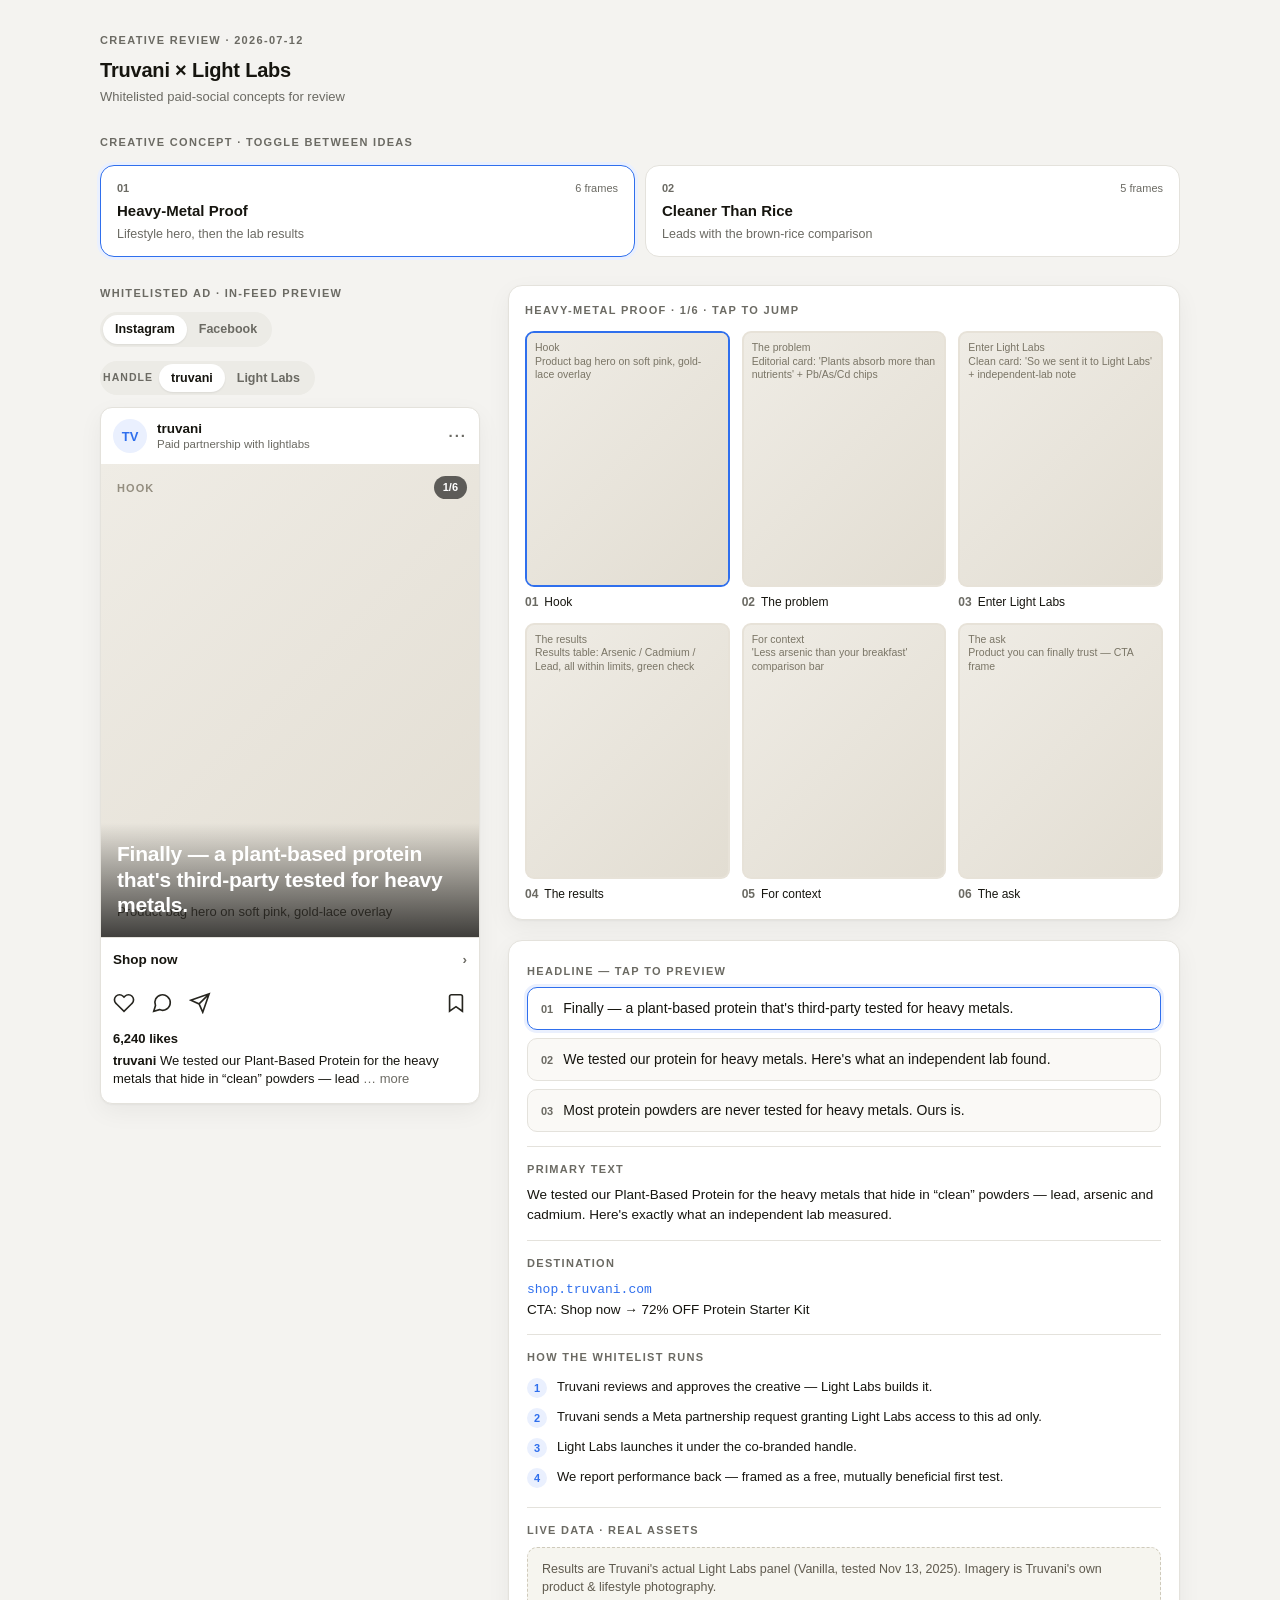
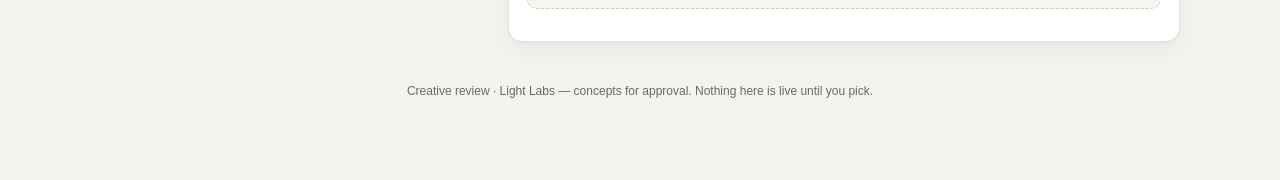
<file: docs/knowledge/ad-agent-qa/raw/s25-marketingskills/skills/ad-creative/assets/creative-review-template.html>
<!DOCTYPE html>
<!--
  Creative Review Page — a shareable ad-creative approval artifact.

  HOW TO USE (agents): replace the JSON inside <script id="review-data"> below
  with the real project. Everything else renders from it. The file is
  self-contained — no build, no network, no dependencies. Open it in a browser,
  host it on any static host (Vercel/Netlify/GitHub Pages), or hand off the
  single .html file.

  THE DATA BLOCK IS JSON, NOT JAVASCRIPT:
    - double-quoted keys and strings, no comments, no trailing commas
    - it is inert data (parsed with JSON.parse), so a value can never execute
    - SECURITY: escape every literal "<" in your text values as \u003c so a
      value like "</script>" can never break out of the tag. All values are
      also HTML-escaped again at render time.

  DATA SHAPE — see references/creative-review-page.md for the annotated spec.
  Images: each frame's "image" may be a local path/file URL or a data URI.
  Remote and protocol-relative URLs are blocked; package images with the page.
  If omitted (or the file is missing), a placeholder shows the frame label +
  the image prompt — use this for concepts not yet rendered to image.
-->
<html lang="en">
<head>
<meta charset="utf-8" />
<meta name="viewport" content="width=device-width, initial-scale=1" />
<title>Creative Review</title>
<style>
  :root {
    --bg: #f4f3f0; --card: #ffffff; --ink: #16150f; --muted: #6b6a63;
    --line: #e4e2dc; --accent: #2f6fed; --accent-soft: #eaf0fe;
    --radius: 14px; --shadow: 0 1px 2px rgba(0,0,0,.04), 0 8px 24px rgba(0,0,0,.05);
  }
  * { box-sizing: border-box; }
  body { margin: 0; background: var(--bg); color: var(--ink);
    font: 15px/1.5 -apple-system, BlinkMacSystemFont, "Segoe UI", Roboto, Helvetica, Arial, sans-serif;
    -webkit-font-smoothing: antialiased; }
  .wrap { max-width: 1120px; margin: 0 auto; padding: 32px 20px 80px; }
  .eyebrow { font-size: 11px; font-weight: 700; letter-spacing: .12em; text-transform: uppercase; color: var(--muted); }
  a { color: var(--accent); }

  header.project { margin-bottom: 28px; }
  header.project h1 { font-size: 20px; margin: 6px 0 2px; letter-spacing: -.01em; }
  header.project .sub { color: var(--muted); font-size: 13px; }

  .concepts { display: grid; grid-template-columns: repeat(auto-fit, minmax(210px, 1fr)); gap: 10px; margin: 14px 0 28px; }
  .concept { text-align: left; background: var(--card); border: 1.5px solid var(--line); border-radius: var(--radius);
    padding: 14px 16px; cursor: pointer; transition: border-color .12s, box-shadow .12s; font: inherit; color: inherit; }
  .concept:hover { border-color: #cfcdc6; }
  .concept[aria-pressed="true"] { border-color: var(--accent); box-shadow: 0 0 0 3px var(--accent-soft); background: #fff; }
  .concept .row1 { display: flex; align-items: baseline; justify-content: space-between; gap: 8px; }
  .concept .num { font-size: 11px; font-weight: 700; color: var(--muted); }
  .concept .frames { font-size: 11px; color: var(--muted); }
  .concept .name { font-weight: 650; font-size: 15px; margin: 4px 0 3px; }
  .concept .tag { font-size: 12.5px; color: var(--muted); line-height: 1.35; }

  .grid { display: grid; grid-template-columns: minmax(0, 380px) minmax(0, 1fr); gap: 28px; align-items: start; }
  @media (max-width: 860px) { .grid { grid-template-columns: 1fr; } }
  .col-label { margin-bottom: 10px; }

  .toggles { display: flex; flex-wrap: wrap; gap: 14px; margin-bottom: 12px; }
  .seg { display: inline-flex; background: #ecebe6; border-radius: 999px; padding: 3px; }
  .seg button { border: 0; background: transparent; font: inherit; font-size: 12.5px; font-weight: 600; color: var(--muted);
    padding: 5px 12px; border-radius: 999px; cursor: pointer; }
  .seg button[aria-pressed="true"] { background: #fff; color: var(--ink); box-shadow: 0 1px 2px rgba(0,0,0,.08); }
  .seg .lbl { align-self: center; font-size: 10.5px; font-weight: 700; letter-spacing: .1em; text-transform: uppercase; color: var(--muted); margin-right: 6px; }

  .post { background: var(--card); border: 1px solid var(--line); border-radius: 12px; overflow: hidden; box-shadow: var(--shadow); }
  .post .top { display: flex; align-items: center; gap: 10px; padding: 11px 12px; }
  .post .avatar { width: 34px; height: 34px; border-radius: 50%; background: var(--accent-soft); color: var(--accent);
    display: grid; place-items: center; font-weight: 700; font-size: 13px; overflow: hidden; flex: none; }
  .post .avatar img { width: 100%; height: 100%; object-fit: cover; }
  .post .who { line-height: 1.2; }
  .post .who .name { font-weight: 650; font-size: 13.5px; }
  .post .who .partner { font-size: 11.5px; color: var(--muted); }
  .post .dots { margin-left: auto; color: var(--muted); font-weight: 700; letter-spacing: 2px; }
  .frame { position: relative; aspect-ratio: 4/5; background: #ded9d0; display: grid; }
  .frame img { width: 100%; height: 100%; object-fit: cover; grid-area: 1/1; z-index: 1; }
  .frame .ph { grid-area: 1/1; display: flex; flex-direction: column; justify-content: space-between; padding: 16px;
    background: linear-gradient(135deg,#efece5,#e2ddd2); }
  .frame .ph .plabel { font-size: 11px; font-weight: 700; letter-spacing: .1em; text-transform: uppercase; color: #948e80; }
  .frame .ph .pprompt { font-size: 13px; color: #5f5a4e; line-height: 1.4; }
  .frame .badge { position: absolute; top: 12px; left: 12px; z-index: 2; background: rgba(255,255,255,.92);
    font-size: 11.5px; font-weight: 600; padding: 5px 10px; border-radius: 999px; display: flex; align-items: center; gap: 5px; }
  .frame .counter { position: absolute; top: 12px; right: 12px; z-index: 2; background: rgba(0,0,0,.6); color: #fff; font-size: 11px;
    font-weight: 600; padding: 3px 9px; border-radius: 999px; }
  .frame .headline { position: absolute; left: 0; right: 0; bottom: 0; z-index: 2; padding: 18px 16px 20px; color: #fff;
    font-size: 21px; font-weight: 700; line-height: 1.2; letter-spacing: -.01em;
    background: linear-gradient(to top, rgba(0,0,0,.72), rgba(0,0,0,0)); }
  .frame .headline.light { color: var(--ink); background: linear-gradient(to top, rgba(255,255,255,.85), rgba(255,255,255,0)); }

  /* Instagram chrome */
  .ig-cta { display: flex; align-items: center; justify-content: space-between; padding: 12px; border-top: 1px solid var(--line);
    font-weight: 600; font-size: 13.5px; }
  .ig-cta .chev { color: var(--muted); }
  .ig-actions { display: flex; gap: 16px; padding: 10px 12px 2px; color: #26251f; }
  .ig-actions svg { width: 22px; height: 22px; }
  .ig-actions .save { margin-left: auto; }
  .likes { padding: 6px 12px 2px; font-weight: 650; font-size: 13px; }
  .caption { padding: 2px 12px 14px; font-size: 13px; line-height: 1.4; }
  .caption .h { font-weight: 650; }
  .caption .more { color: var(--muted); }

  /* Facebook chrome — link card below image + text actions */
  .fb-card { display: flex; align-items: center; gap: 12px; padding: 12px; background: #f3f4f6; border-top: 1px solid var(--line); }
  .fb-card .meta { min-width: 0; flex: 1; }
  .fb-card .dom { font-size: 11px; letter-spacing: .04em; text-transform: uppercase; color: var(--muted); }
  .fb-card .hl { font-size: 14px; font-weight: 650; line-height: 1.25; margin-top: 2px; overflow: hidden; }
  .fb-card .btn { flex: none; background: #e4e6eb; color: #050505; font-weight: 650; font-size: 12.5px; padding: 8px 14px; border-radius: 7px; }
  .fb-actions { display: flex; padding: 4px 12px; border-top: 1px solid var(--line); }
  .fb-actions span { flex: 1; text-align: center; padding: 8px 0; font-size: 13px; font-weight: 600; color: var(--muted); }

  .board { background: var(--card); border: 1px solid var(--line); border-radius: var(--radius); padding: 16px; box-shadow: var(--shadow); margin-bottom: 20px; }
  .board .frames-grid { display: grid; grid-template-columns: repeat(3, 1fr); gap: 12px; margin-top: 12px; }
  @media (max-width: 480px) { .board .frames-grid { grid-template-columns: repeat(2, 1fr); } }
  .thumb { border: 0; background: transparent; padding: 0; cursor: pointer; text-align: left; font: inherit; color: inherit; }
  .thumb .box { aspect-ratio: 4/5; border-radius: 9px; overflow: hidden; border: 2px solid transparent; background: #e7e2d8;
    display: grid; transition: border-color .12s; }
  .thumb[aria-current="true"] .box { border-color: var(--accent); }
  .thumb .box img { width: 100%; height: 100%; object-fit: cover; grid-area: 1/1; z-index: 1; }
  .thumb .box .mini { grid-area: 1/1; padding: 8px; font-size: 10.5px; color: #7a7566; line-height: 1.3;
    background: linear-gradient(135deg,#efece5,#e2ddd2); overflow: hidden; }
  .thumb .cap { margin-top: 6px; font-size: 12px; }
  .thumb .cap .n { color: var(--muted); font-weight: 700; margin-right: 6px; }

  .copy { background: var(--card); border: 1px solid var(--line); border-radius: var(--radius); padding: 18px; box-shadow: var(--shadow); }
  .copy .block { padding: 14px 0; border-top: 1px solid var(--line); }
  .copy .block:first-of-type { border-top: 0; padding-top: 4px; }
  .headline-opt { display: flex; gap: 10px; align-items: flex-start; width: 100%; text-align: left; font: inherit; color: inherit;
    background: #faf9f6; border: 1.5px solid var(--line); border-radius: 10px; padding: 11px 13px; cursor: pointer; margin-top: 8px; }
  .headline-opt[aria-pressed="true"] { border-color: var(--accent); background: #fff; box-shadow: 0 0 0 3px var(--accent-soft); }
  .headline-opt .n { font-size: 11px; font-weight: 700; color: var(--muted); margin-top: 2px; }
  .headline-opt .t { font-size: 14px; line-height: 1.35; }
  .kv { font-size: 13.5px; line-height: 1.5; }
  .kv .dest { color: var(--accent); font-family: ui-monospace, SFMono-Regular, Menlo, monospace; font-size: 13px; }
  .steps { margin: 8px 0 0; padding: 0; list-style: none; }
  .steps li { display: flex; gap: 10px; padding: 5px 0; font-size: 13px; line-height: 1.4; }
  .steps li .i { flex: none; width: 20px; height: 20px; border-radius: 50%; background: var(--accent-soft); color: var(--accent);
    display: grid; place-items: center; font-size: 11px; font-weight: 700; }
  .grounding { background: #f6f5ef; border: 1px dashed #cfcabb; border-radius: 10px; padding: 12px 14px; font-size: 12.5px; color: #5f5a4e; line-height: 1.45; margin-top: 8px; }
  .err { background: #fbeaea; border: 1px solid #e6b7b7; color: #8a2b2b; border-radius: 10px; padding: 14px 16px; font-size: 13px; }
  footer { margin-top: 40px; text-align: center; font-size: 12px; color: var(--muted); }
</style>
</head>
<body>

<!-- DATA — replace this JSON with your project (see the comment at the top of the file). -->
<script type="application/json" id="review-data">
{
  "project": {
    "brand": "Truvani",
    "agency": "Light Labs",
    "date": "2026-07-12",
    "note": "Whitelisted paid-social concepts for review"
  },
  "platforms": ["instagram", "facebook"],
  "concepts": [
    {
      "name": "Heavy-Metal Proof",
      "tagline": "Lifestyle hero, then the lab results",
      "handles": [
        { "name": "truvani", "partner": "Paid partnership with lightlabs", "initials": "TV" },
        { "name": "Light Labs", "partner": "Paid partnership with truvani", "initials": "LL" }
      ],
      "frames": [
        { "label": "Hook", "prompt": "Product bag hero on soft pink, gold-lace overlay", "headline": "Finally — a plant-based protein that's third-party tested for heavy metals.", "headlineTheme": "dark" },
        { "label": "The problem", "prompt": "Editorial card: 'Plants absorb more than nutrients' + Pb/As/Cd chips" },
        { "label": "Enter Light Labs", "prompt": "Clean card: 'So we sent it to Light Labs' + independent-lab note" },
        { "label": "The results", "prompt": "Results table: Arsenic / Cadmium / Lead, all within limits, green check" },
        { "label": "For context", "prompt": "'Less arsenic than your breakfast' comparison bar" },
        { "label": "The ask", "prompt": "Product you can finally trust — CTA frame", "headline": "Protein you can finally trust." }
      ],
      "headlines": [
        "Finally — a plant-based protein that's third-party tested for heavy metals.",
        "We tested our protein for heavy metals. Here's what an independent lab found.",
        "Most protein powders are never tested for heavy metals. Ours is."
      ],
      "likes": "6,240",
      "primaryText": "We tested our Plant-Based Protein for the heavy metals that hide in “clean” powders — lead, arsenic and cadmium. Here's exactly what an independent lab measured.",
      "destination": { "url": "shop.truvani.com", "cta": "Shop now", "offer": "72% OFF Protein Starter Kit" },
      "rollout": {
        "title": "How the whitelist runs",
        "steps": [
          "Truvani reviews and approves the creative — Light Labs builds it.",
          "Truvani sends a Meta partnership request granting Light Labs access to this ad only.",
          "Light Labs launches it under the co-branded handle.",
          "We report performance back — framed as a free, mutually beneficial first test."
        ]
      },
      "grounding": "Results are Truvani's actual Light Labs panel (Vanilla, tested Nov 13, 2025). Imagery is Truvani's own product & lifestyle photography."
    },
    {
      "name": "Cleaner Than Rice",
      "tagline": "Leads with the brown-rice comparison",
      "frames": [
        { "label": "Hook", "prompt": "Split visual: brown rice vs protein scoop", "headline": "Your “clean” brown rice protein? Test it.", "headlineTheme": "dark" },
        { "label": "The claim", "prompt": "Stat card comparing arsenic levels" },
        { "label": "The proof", "prompt": "Light Labs results table" },
        { "label": "The context", "prompt": "What the numbers mean, plainly" },
        { "label": "The ask", "prompt": "Starter-kit offer frame", "headline": "Trust the label. Then trust the test." }
      ],
      "headlines": [
        "Your “clean” brown rice protein? Test it.",
        "Brown rice protein is often the worst offender for arsenic. We checked ours.",
        "“Plant-based” doesn't mean “clean.” We have the lab panel to prove ours is."
      ],
      "primaryText": "Brown-rice protein is one of the most common sources of dietary arsenic. So we sent ours to an independent lab. Here's the panel.",
      "destination": { "url": "shop.truvani.com", "cta": "Shop now", "offer": "72% OFF Protein Starter Kit" },
      "grounding": "Comparison figures are from Truvani's Light Labs panel and published dietary-arsenic ranges. No competitor is named."
    }
  ]
}
</script>

<div class="wrap">
  <header class="project" id="project"></header>
  <div class="eyebrow">Creative concept · toggle between ideas</div>
  <div class="concepts" id="concepts"></div>
  <div class="grid">
    <section>
      <div class="eyebrow col-label" id="preview-label">In-feed preview</div>
      <div class="toggles" id="toggles"></div>
      <div class="post" id="post"></div>
    </section>
    <section>
      <div class="board">
        <div class="eyebrow" id="board-label">Storyboard · tap to jump</div>
        <div class="frames-grid" id="frames-grid"></div>
      </div>
      <div class="copy" id="copy"></div>
    </section>
  </div>
  <footer id="footer"></footer>
</div>

<script>
/* ============================================================================
   RENDER — generic; no need to edit when swapping the DATA JSON above.
   ========================================================================== */
const esc = (s) => String(s == null ? "" : s).replace(/[&<>"']/g, c => (
  { "&": "&amp;", "<": "&lt;", ">": "&gt;", '"': "&quot;", "'": "&#39;" }[c]));
const PLATFORMS = { instagram: "Instagram", facebook: "Facebook" };

let DATA;
try {
  DATA = JSON.parse(document.getElementById("review-data").textContent);
} catch (e) {
  document.querySelector(".wrap").innerHTML =
    '<div class="err"><b>Couldn\'t read the review data.</b><br/>The <code>#review-data</code> block must be valid JSON — double-quoted keys and strings, no comments, no trailing commas. Parser said: ' + esc(e.message) + '</div>';
  throw e;
}

function invalid(msg) {
  document.querySelector(".wrap").innerHTML =
    '<div class="err"><b>The review data is missing something.</b><br/>' + esc(msg) + '</div>';
  throw new Error(msg);
}
if (!DATA || !Array.isArray(DATA.concepts) || !DATA.concepts.length)
  invalid('"concepts" must be a non-empty array.');
DATA.concepts.forEach((c, i) => {
  if (!c || typeof c !== "object") invalid(`concepts[${i}] must be an object.`);
  if (!Array.isArray(c.frames) || !c.frames.length) invalid(`concepts[${i}].frames must be a non-empty array.`);
});

const state = { concept: 0, frame: 0, platform: null, handle: 0, headline: 0 };
const concept = () => DATA.concepts[state.concept];

// platforms restricted to the ones we can render; default to first valid
const platformList = () => (DATA.platforms || ["instagram"]).filter(p => PLATFORMS[p]);
state.platform = platformList()[0] || "instagram";

const heart = '<svg viewBox="0 0 24 24" fill="none" stroke="currentColor" stroke-width="1.8"><path d="M20.8 4.6a5.5 5.5 0 0 0-7.8 0L12 5.6l-1-1a5.5 5.5 0 1 0-7.8 7.8l1 1L12 21l7.8-7.6 1-1a5.5 5.5 0 0 0 0-7.8z"/></svg>';
const comment = '<svg viewBox="0 0 24 24" fill="none" stroke="currentColor" stroke-width="1.8"><path d="M21 11.5a8.4 8.4 0 0 1-11.8 7.7L3 21l1.9-6.2A8.4 8.4 0 1 1 21 11.5z"/></svg>';
const share = '<svg viewBox="0 0 24 24" fill="none" stroke="currentColor" stroke-width="1.8"><path d="M22 2 11 13M22 2l-7 20-4-9-9-4 20-7z"/></svg>';
const bookmark = '<svg viewBox="0 0 24 24" fill="none" stroke="currentColor" stroke-width="1.8"><path d="M19 21l-7-5-7 5V5a2 2 0 0 1 2-2h10a2 2 0 0 1 2 2z"/></svg>';

function renderProject() {
  const p = DATA.project || {};
  const line = [p.brand, p.agency && `× ${p.agency}`].filter(Boolean).join(" ");
  document.getElementById("project").innerHTML =
    `<div class="eyebrow">Creative review${p.date ? " · " + esc(p.date) : ""}</div>
     <h1>${esc(line || "Ad creative")}</h1>${p.note ? `<div class="sub">${esc(p.note)}</div>` : ""}`;
  document.getElementById("footer").innerHTML =
    `Creative review${p.agency ? " · " + esc(p.agency) : ""} — concepts for approval. Nothing here is live until you pick.`;
}

function renderConcepts() {
  document.getElementById("concepts").innerHTML = DATA.concepts.map((c, i) => `
    <button class="concept" aria-pressed="${i === state.concept}" data-i="${i}">
      <div class="row1"><span class="num">${String(i + 1).padStart(2, "0")}</span>
        <span class="frames">${c.frames.length} frame${c.frames.length === 1 ? "" : "s"}</span></div>
      <div class="name">${esc(c.name)}</div>
      <div class="tag">${esc(c.tagline || "")}</div>
    </button>`).join("");
  document.querySelectorAll(".concept").forEach(b =>
    b.onclick = () => { state.concept = +b.dataset.i; state.frame = 0; state.handle = 0; state.headline = 0; renderAll(); });
}

function handles() {
  return concept().handles || [{
    name: DATA.project?.brand || "brand",
    partner: DATA.project?.agency ? "Paid partnership with " + DATA.project.agency.toLowerCase() : "Sponsored",
    initials: (DATA.project?.brand || "AD").slice(0, 2).toUpperCase()
  }];
}

function renderToggles() {
  const plats = platformList(), hs = handles();
  let html = "";
  if (plats.length > 1) {
    html += `<div class="seg" role="group">${plats.map(p =>
      `<button data-plat="${esc(p)}" aria-pressed="${p === state.platform}">${esc(PLATFORMS[p])}</button>`).join("")}</div>`;
  }
  if (hs.length > 1) {
    html += `<div class="seg" role="group"><span class="lbl">Handle</span>${hs.map((h, i) =>
      `<button data-handle="${i}" aria-pressed="${i === state.handle}">${esc(h.name)}</button>`).join("")}</div>`;
  }
  const el = document.getElementById("toggles");
  el.innerHTML = html;
  el.querySelectorAll("[data-plat]").forEach(b => b.onclick = () => { state.platform = b.dataset.plat; renderToggles(); renderPost(); });
  el.querySelectorAll("[data-handle]").forEach(b => b.onclick = () => { state.handle = +b.dataset.handle; renderToggles(); renderPost(); });
  document.getElementById("preview-label").textContent = (hs.length > 1 ? "Whitelisted ad · " : "") + "In-feed preview";
}

// Classify with the browser URL parser; tabs/newlines and backslashes can hide a remote URL.
function localImageSource(value) {
  if (typeof value !== "string") return "";
  const syntax = value.replace(/[\t\n\r]/g, "").replace(/\\/g, "/")
    .replace(/^[\u0000-\u0020]+|[\u0000-\u0020]+$/g, "");
  if (/^\/\//.test(syntax)) return "";
  try {
    const base = new URL(document.baseURI);
    const image = new URL(value, base);
    if (image.protocol === "data:" || (image.protocol === "file:" && !image.host)) return value;
    // Hosted relative assets stay on the review page's origin; absolute network URLs stay blocked.
    if (!/^[a-z][a-z0-9+.-]*:/i.test(syntax) && image.origin === base.origin) return value;
  } catch (_) { /* An invalid source falls back to the placeholder. */ }
  return "";
}

// placeholder underneath + image on top; a missing/broken image removes itself → placeholder shows
function frameVisual(f, phCls) {
  const ph = `<div class="${phCls}"><div class="plabel">${esc(f.label)}</div><div class="pprompt">${esc(f.prompt || "")}</div></div>`;
  // Only local/relative or data: image sources — block remote URLs so the page stays offline and cannot beacon on open.
  const localImg = localImageSource(f.image);
  const img = localImg ? `<img src="${esc(localImg)}" alt="${esc(f.label)}" onerror="this.remove()" />` : "";
  return ph + img;
}

function frameHTML(c, f) {
  const total = c.frames.length;
  const headlineText = state.frame === 0 ? (c.headlines?.[state.headline] || f.headline || "") : (f.headline || "");
  const theme = f.headlineTheme === "light" ? " light" : "";
  return `<div class="frame">
      ${frameVisual(f, "ph")}
      <span class="counter">${state.frame + 1}/${total}</span>
      ${headlineText ? `<div class="headline${theme}">${esc(headlineText)}</div>` : ""}
    </div>`;
}

function renderPost() {
  const c = concept(), f = c.frames[state.frame], h = handles()[state.handle] || handles()[0];
  const dest = c.destination || {};
  const top = `<div class="top">
      <div class="avatar">${h.initials ? esc(h.initials) : ""}</div>
      <div class="who"><div class="name">${esc(h.name)}</div><div class="partner">${esc(h.partner || "Sponsored")}</div></div>
      <div class="dots">···</div>
    </div>`;

  let chrome;
  if (state.platform === "facebook") {
    const domain = dest.url ? esc(dest.url) : "";
    const hl = c.headlines?.[state.headline] || f.headline || dest.offer || "";
    chrome = `<div class="fb-card">
        <div class="meta"><div class="dom">${domain}</div><div class="hl">${esc(hl)}</div></div>
        ${dest.cta ? `<div class="btn">${esc(dest.cta)}</div>` : ""}
      </div>
      <div class="fb-actions"><span>Like</span><span>Comment</span><span>Share</span></div>`;
  } else {
    chrome = `<div class="ig-cta"><span>${esc(dest.cta || "Learn more")}</span><span class="chev">›</span></div>
      <div class="ig-actions">${heart}${comment}${share}<span class="save">${bookmark}</span></div>
      ${c.likes ? `<div class="likes">${esc(c.likes)} likes</div>` : ""}
      <div class="caption"><span class="h">${esc(h.name)}</span> ${esc((c.primaryText || "").slice(0, 90))}<span class="more"> … more</span></div>`;
  }

  document.getElementById("post").innerHTML = top + frameHTML(c, f) + chrome;
  document.getElementById("board-label").textContent = `${c.name} · ${state.frame + 1}/${c.frames.length} · tap to jump`;
}

function renderBoard() {
  const c = concept();
  document.getElementById("frames-grid").innerHTML = c.frames.map((f, i) => `
    <button class="thumb" aria-current="${i === state.frame}" data-i="${i}">
      <div class="box">${frameVisual(f, "mini")}</div>
      <div class="cap"><span class="n">${String(i + 1).padStart(2, "0")}</span>${esc(f.label)}</div>
    </button>`).join("");
  document.querySelectorAll(".thumb").forEach(b =>
    b.onclick = () => { state.frame = +b.dataset.i; renderPost(); renderBoard(); });
}

function renderCopy() {
  const c = concept(), dest = c.destination || {};
  let html = "";
  if (c.headlines?.length) {
    html += `<div class="block"><div class="eyebrow">Headline — tap to preview</div>${c.headlines.map((h, i) =>
      `<button class="headline-opt" aria-pressed="${i === state.headline}" data-i="${i}">
        <span class="n">${String(i + 1).padStart(2, "0")}</span><span class="t">${esc(h)}</span></button>`).join("")}</div>`;
  }
  if (c.primaryText) html += `<div class="block"><div class="eyebrow">Primary text</div><div class="kv" style="margin-top:8px">${esc(c.primaryText)}</div></div>`;
  if (dest.url || dest.cta) {
    html += `<div class="block"><div class="eyebrow">Destination</div><div class="kv" style="margin-top:8px">
      ${dest.url ? `<span class="dest">${esc(dest.url)}</span><br/>` : ""}
      ${dest.cta ? `CTA: ${esc(dest.cta)}` : ""}${dest.offer ? ` → ${esc(dest.offer)}` : ""}</div></div>`;
  }
  if (c.rollout?.steps?.length) {
    html += `<div class="block"><div class="eyebrow">${esc(c.rollout.title || "How it runs")}</div>
      <ol class="steps">${c.rollout.steps.map((s, i) => `<li><span class="i">${i + 1}</span><span>${esc(s)}</span></li>`).join("")}</ol></div>`;
  }
  if (c.grounding) html += `<div class="block"><div class="eyebrow">Live data · real assets</div><div class="grounding">${esc(c.grounding)}</div></div>`;
  const el = document.getElementById("copy");
  el.innerHTML = html;
  el.querySelectorAll(".headline-opt").forEach(b =>
    b.onclick = () => { state.headline = +b.dataset.i; state.frame = 0; renderPost(); renderBoard(); renderCopy(); });
}

function renderAll() { renderConcepts(); renderToggles(); renderPost(); renderBoard(); renderCopy(); }
renderProject();
renderAll();
</script>
</body>
</html>
</file>
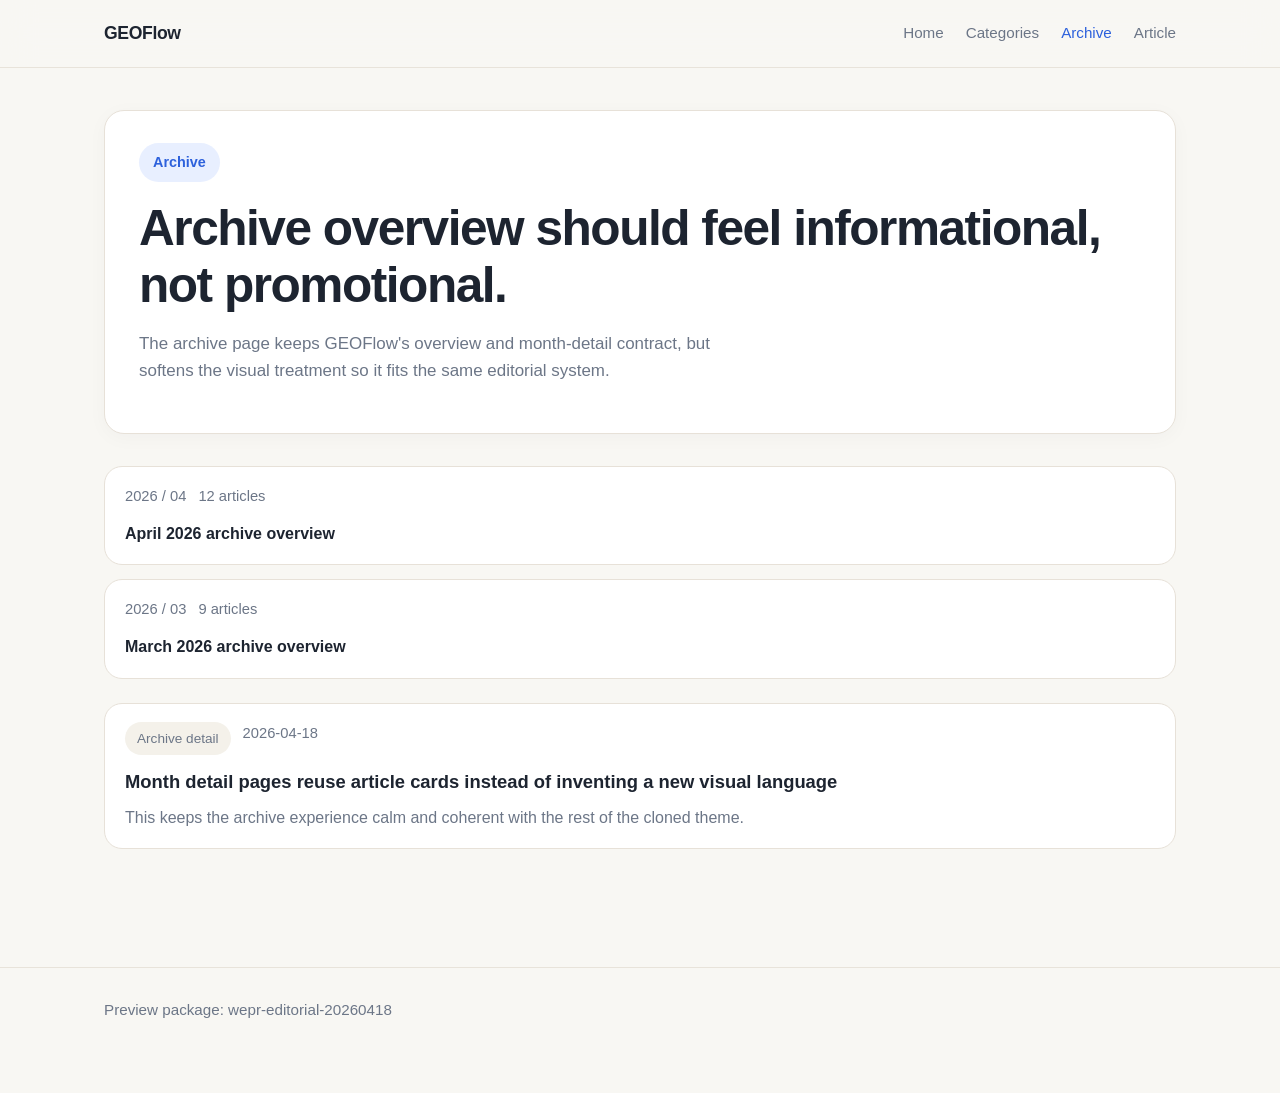
<file: docs/knowledge/ad-agent-qa/raw/s29-wepr-geo/wepr-geoflow/examples/wepr-editorial-20260418/archive.html>
<!doctype html>
<html lang="zh-CN">
<head>
  <meta charset="utf-8">
  <meta name="viewport" content="width=device-width, initial-scale=1">
  <title>WEPR Editorial Preview · Archive</title>
  <link rel="stylesheet" href="./assets/theme.css">
</head>
<body>
  <header class="topbar">
    <div class="shell topbar__inner">
      <a class="brand" href="./index.html">GEOFlow</a>
      <nav class="nav">
        <a href="./index.html">Home</a>
        <a href="./category.html">Categories</a>
        <a class="active" href="./archive.html">Archive</a>
        <a href="./article.html">Article</a>
      </nav>
    </div>
  </header>
  <main class="page">
    <div class="shell">
      <section class="hero">
        <div class="hero__eyebrow">Archive</div>
        <h1 class="hero__title">Archive overview should feel informational, not promotional.</h1>
        <p class="hero__copy">The archive page keeps GEOFlow's overview and month-detail contract, but softens the visual treatment so it fits the same editorial system.</p>
      </section>

      <section class="overview-list" style="margin-bottom:24px">
        <div class="overview-row">
          <div class="meta"><span>2026 / 04</span><span>12 articles</span></div>
          <div style="font-weight:600">April 2026 archive overview</div>
        </div>
        <div class="overview-row">
          <div class="meta"><span>2026 / 03</span><span>9 articles</span></div>
          <div style="font-weight:600">March 2026 archive overview</div>
        </div>
      </section>

      <section class="archive-list">
        <article class="archive-row">
          <div class="meta"><span class="chip">Archive detail</span><span>2026-04-18</span></div>
          <div style="font-size:1.15rem;font-weight:600;margin-bottom:8px">Month detail pages reuse article cards instead of inventing a new visual language</div>
          <div style="color:var(--text-muted)">This keeps the archive experience calm and coherent with the rest of the cloned theme.</div>
        </article>
      </section>
    </div>
  </main>
  <footer class="footer"><div class="shell">Preview package: wepr-editorial-20260418</div></footer>
</body>
</html>
</file>
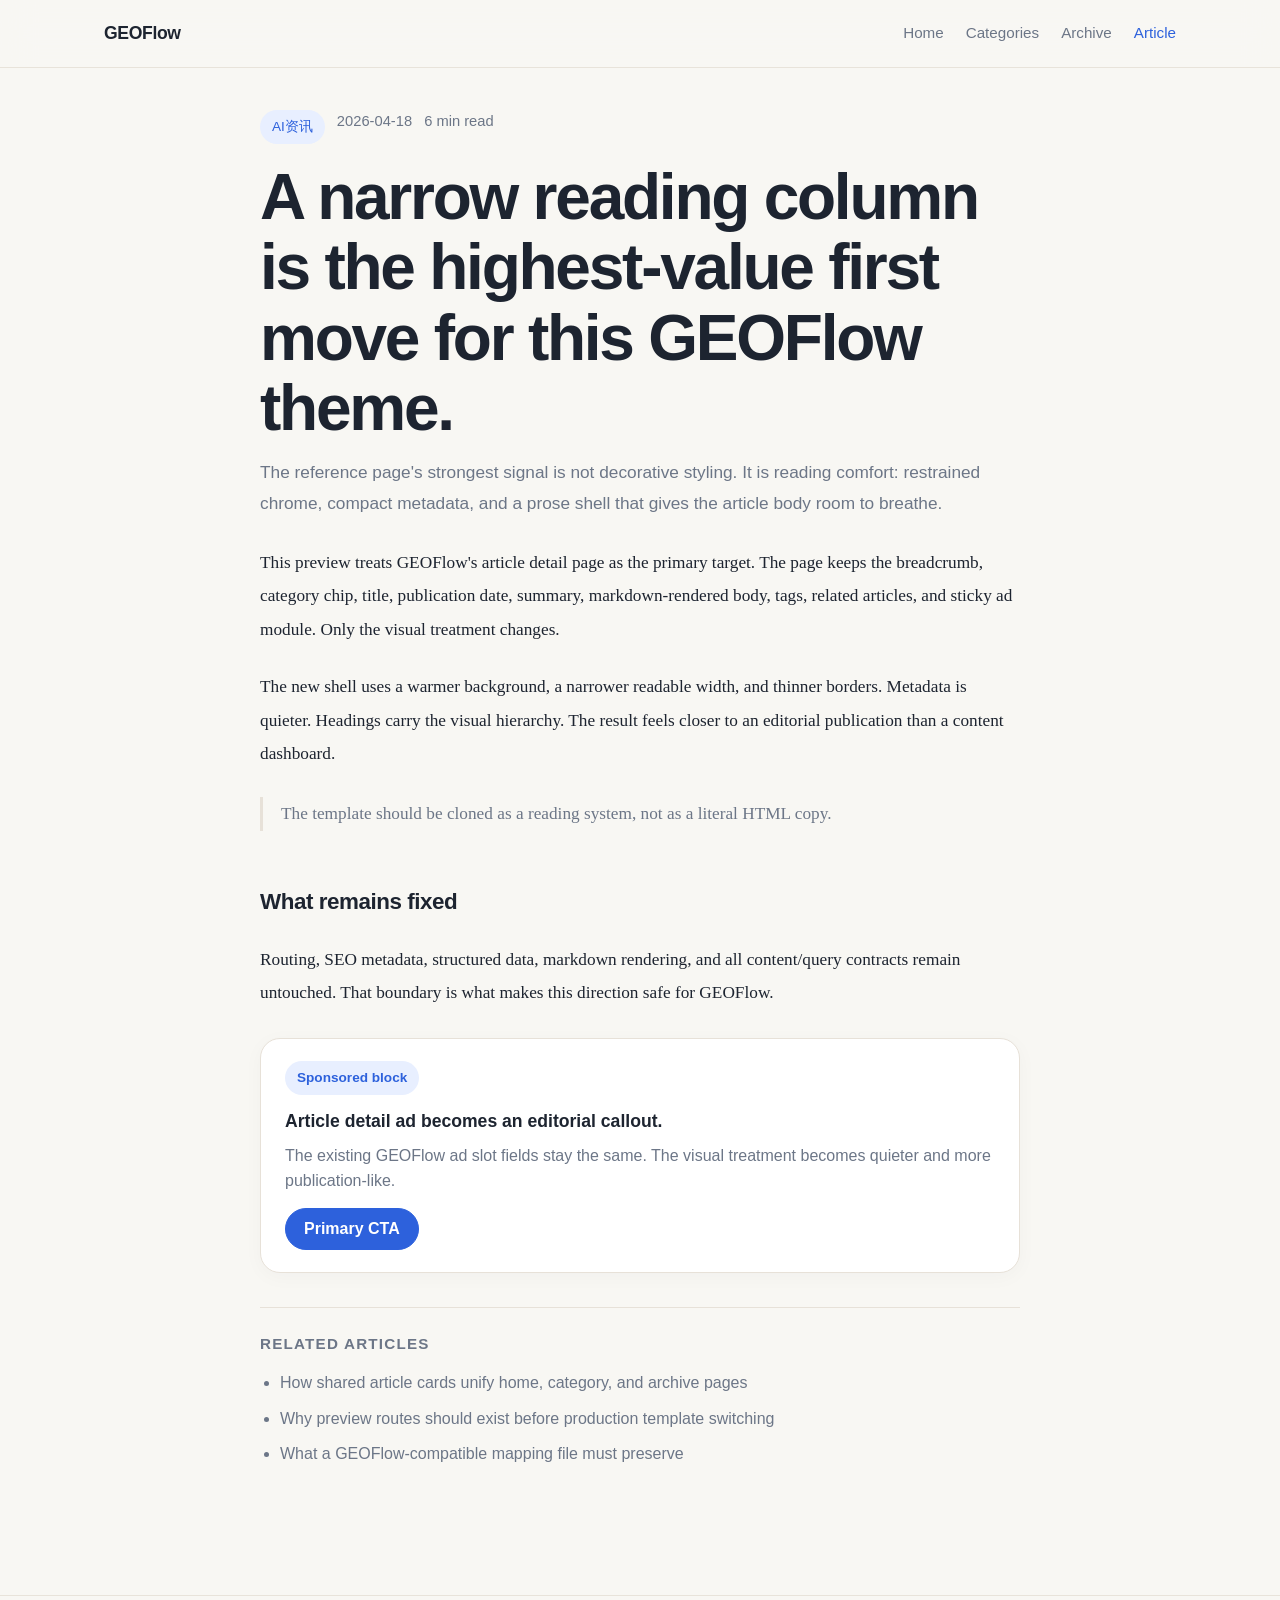
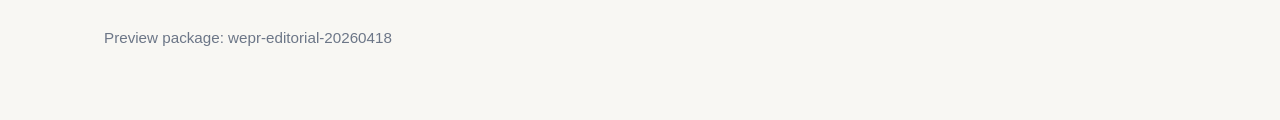
<file: docs/knowledge/ad-agent-qa/raw/s29-wepr-geo/wepr-geoflow/examples/wepr-editorial-20260418/article.html>
<!doctype html>
<html lang="zh-CN">
<head>
  <meta charset="utf-8">
  <meta name="viewport" content="width=device-width, initial-scale=1">
  <title>WEPR Editorial Preview · Article</title>
  <link rel="stylesheet" href="./assets/theme.css">
</head>
<body>
  <header class="topbar">
    <div class="shell topbar__inner">
      <a class="brand" href="./index.html">GEOFlow</a>
      <nav class="nav">
        <a href="./index.html">Home</a>
        <a href="./category.html">Categories</a>
        <a href="./archive.html">Archive</a>
        <a class="active" href="./article.html">Article</a>
      </nav>
    </div>
  </header>
  <main class="page">
    <div class="shell">
      <article class="article-shell">
        <header class="article-header">
          <div class="meta">
            <span class="chip chip--accent">AI资讯</span>
            <span>2026-04-18</span>
            <span>6 min read</span>
          </div>
          <h1 class="article-header__title">A narrow reading column is the highest-value first move for this GEOFlow theme.</h1>
          <p class="article-header__dek">The reference page's strongest signal is not decorative styling. It is reading comfort: restrained chrome, compact metadata, and a prose shell that gives the article body room to breathe.</p>
        </header>

        <section class="article-prose">
          <p>This preview treats GEOFlow's article detail page as the primary target. The page keeps the breadcrumb, category chip, title, publication date, summary, markdown-rendered body, tags, related articles, and sticky ad module. Only the visual treatment changes.</p>
          <p>The new shell uses a warmer background, a narrower readable width, and thinner borders. Metadata is quieter. Headings carry the visual hierarchy. The result feels closer to an editorial publication than a content dashboard.</p>
          <blockquote>The template should be cloned as a reading system, not as a literal HTML copy.</blockquote>
          <h2>What remains fixed</h2>
          <p>Routing, SEO metadata, structured data, markdown rendering, and all content/query contracts remain untouched. That boundary is what makes this direction safe for GEOFlow.</p>
        </section>

        <aside class="callout">
          <div class="callout__label">Sponsored block</div>
          <h3 class="callout__title">Article detail ad becomes an editorial callout.</h3>
          <p class="callout__copy">The existing GEOFlow ad slot fields stay the same. The visual treatment becomes quieter and more publication-like.</p>
          <a class="button" href="./index.html">Primary CTA</a>
        </aside>

        <section class="related">
          <h3 class="section-title" style="margin-bottom:14px">Related Articles</h3>
          <ul>
            <li><a href="./article.html">How shared article cards unify home, category, and archive pages</a></li>
            <li><a href="./article.html">Why preview routes should exist before production template switching</a></li>
            <li><a href="./article.html">What a GEOFlow-compatible mapping file must preserve</a></li>
          </ul>
        </section>
      </article>
    </div>
  </main>
  <footer class="footer"><div class="shell">Preview package: wepr-editorial-20260418</div></footer>
</body>
</html>
</file>
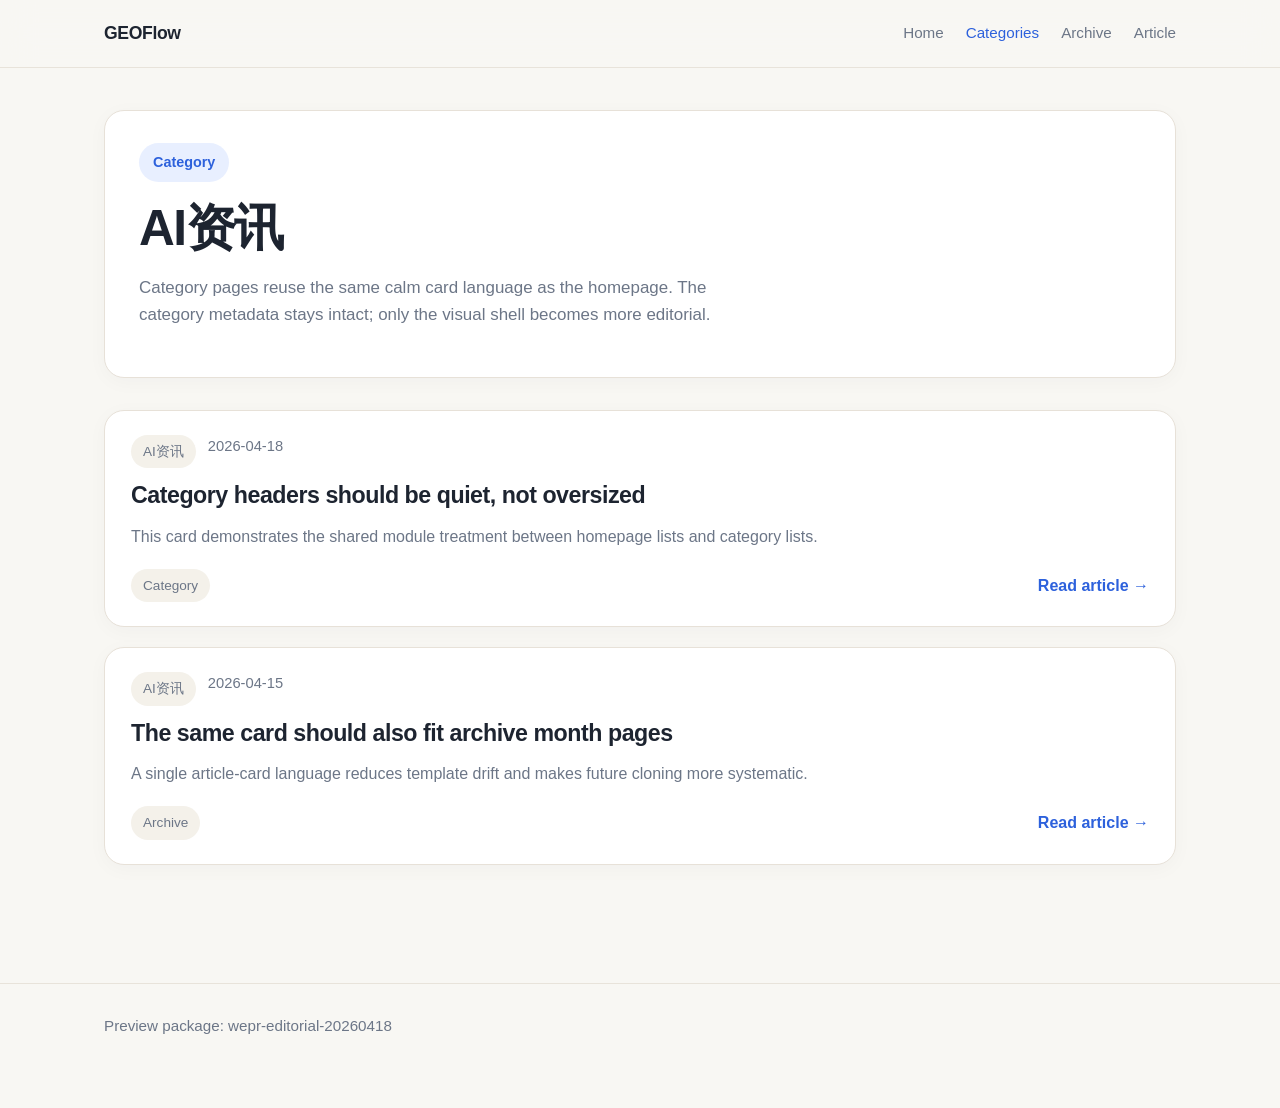
<file: docs/knowledge/ad-agent-qa/raw/s29-wepr-geo/wepr-geoflow/examples/wepr-editorial-20260418/category.html>
<!doctype html>
<html lang="zh-CN">
<head>
  <meta charset="utf-8">
  <meta name="viewport" content="width=device-width, initial-scale=1">
  <title>WEPR Editorial Preview · Category</title>
  <link rel="stylesheet" href="./assets/theme.css">
</head>
<body>
  <header class="topbar">
    <div class="shell topbar__inner">
      <a class="brand" href="./index.html">GEOFlow</a>
      <nav class="nav">
        <a href="./index.html">Home</a>
        <a class="active" href="./category.html">Categories</a>
        <a href="./archive.html">Archive</a>
        <a href="./article.html">Article</a>
      </nav>
    </div>
  </header>
  <main class="page">
    <div class="shell">
      <section class="hero">
        <div class="hero__eyebrow">Category</div>
        <h1 class="hero__title">AI资讯</h1>
        <p class="hero__copy">Category pages reuse the same calm card language as the homepage. The category metadata stays intact; only the visual shell becomes more editorial.</p>
      </section>
      <section class="card-list">
        <article class="card">
          <div class="meta"><span class="chip">AI资讯</span><span>2026-04-18</span></div>
          <h3 class="card__title"><a href="./article.html">Category headers should be quiet, not oversized</a></h3>
          <p class="card__excerpt">This card demonstrates the shared module treatment between homepage lists and category lists.</p>
          <div class="card__footer"><div class="meta" style="margin:0"><span class="chip">Category</span></div><a class="card__link" href="./article.html">Read article →</a></div>
        </article>
        <article class="card">
          <div class="meta"><span class="chip">AI资讯</span><span>2026-04-15</span></div>
          <h3 class="card__title"><a href="./article.html">The same card should also fit archive month pages</a></h3>
          <p class="card__excerpt">A single article-card language reduces template drift and makes future cloning more systematic.</p>
          <div class="card__footer"><div class="meta" style="margin:0"><span class="chip">Archive</span></div><a class="card__link" href="./article.html">Read article →</a></div>
        </article>
      </section>
    </div>
  </main>
  <footer class="footer"><div class="shell">Preview package: wepr-editorial-20260418</div></footer>
</body>
</html>
</file>
<file: docs/knowledge/ad-agent-qa/raw/s29-wepr-geo/wepr-geoflow/examples/wepr-editorial-20260418/assets/theme.css>
:root {
  --background: #f8f7f3;
  --surface: #ffffff;
  --surface-muted: #f4f1ea;
  --border: #e7e1d8;
  --text: #1d2430;
  --text-muted: #6c7687;
  --accent: #2d61dc;
  --accent-soft: #e8efff;
  --success: #16803d;
  --warning: #b76a18;
  --font-body: "Georgia", "Noto Serif SC", serif;
  --font-ui: "Inter", "Noto Sans SC", sans-serif;
  --radius-card: 20px;
  --radius-chip: 999px;
  --header-height: 68px;
  --shell-width: 1120px;
  --prose-width: 760px;
  --shadow-card: 0 10px 30px rgba(20, 32, 58, 0.04);
  --shadow-soft: 0 4px 20px rgba(20, 32, 58, 0.03);
}

* { box-sizing: border-box; }
html, body { margin: 0; padding: 0; }
body {
  background: var(--background);
  color: var(--text);
  font-family: var(--font-ui);
  line-height: 1.6;
}

a { color: inherit; text-decoration: none; }
.shell { max-width: var(--shell-width); margin: 0 auto; padding: 0 24px; }

.topbar {
  position: sticky; top: 0; z-index: 40;
  height: var(--header-height);
  border-bottom: 1px solid rgba(231, 225, 216, 0.9);
  background: rgba(248, 247, 243, 0.84);
  backdrop-filter: blur(16px);
}
.topbar__inner {
  height: 100%; display: flex; align-items: center; justify-content: space-between; gap: 24px;
}
.brand { font-weight: 700; font-size: 1.1rem; letter-spacing: -0.02em; }
.nav { display: flex; gap: 22px; align-items: center; }
.nav a { font-size: 0.95rem; color: var(--text-muted); }
.nav a.active, .nav a:hover { color: var(--accent); }

.page { padding: 42px 0 70px; }
.hero {
  background: var(--surface);
  border: 1px solid var(--border);
  border-radius: var(--radius-card);
  box-shadow: var(--shadow-soft);
  padding: 32px 34px;
  margin-bottom: 32px;
}
.hero__eyebrow {
  display: inline-flex; align-items: center; gap: 8px;
  color: var(--accent);
  background: var(--accent-soft);
  border-radius: var(--radius-chip);
  padding: 8px 14px;
  font-size: 0.9rem;
  font-weight: 600;
}
.hero__title {
  margin: 18px 0 12px;
  font-size: clamp(2rem, 4vw, 3.1rem);
  line-height: 1.14;
  letter-spacing: -0.03em;
}
.hero__copy { color: var(--text-muted); max-width: 62ch; font-size: 1.06rem; }

.section-title {
  margin: 0 0 18px;
  font-size: 0.95rem;
  text-transform: uppercase;
  letter-spacing: 0.08em;
  color: var(--text-muted);
}

.card-list { display: grid; gap: 20px; }
.card {
  background: var(--surface);
  border: 1px solid var(--border);
  border-radius: var(--radius-card);
  box-shadow: var(--shadow-soft);
  padding: 24px 26px;
}
.meta {
  display: flex; flex-wrap: wrap; gap: 12px;
  color: var(--text-muted);
  font-size: 0.92rem;
  margin-bottom: 12px;
}
.chip {
  display: inline-flex; align-items: center; gap: 8px;
  padding: 6px 12px;
  border-radius: var(--radius-chip);
  background: var(--surface-muted);
  color: var(--text-muted);
  font-size: 0.85rem;
}
.chip--accent { background: var(--accent-soft); color: var(--accent); }
.card__title {
  margin: 0 0 12px;
  font-size: 1.45rem;
  line-height: 1.3;
  letter-spacing: -0.02em;
}
.card__title a:hover { color: var(--accent); }
.card__excerpt {
  color: var(--text-muted);
  font-size: 1rem;
  line-height: 1.75;
  margin: 0 0 18px;
}
.card__footer { display: flex; align-items: center; justify-content: space-between; gap: 16px; }
.card__link { color: var(--accent); font-weight: 600; }

.article-shell {
  max-width: var(--prose-width);
  margin: 0 auto;
}
.article-header {
  margin-bottom: 26px;
}
.article-header__title {
  margin: 18px 0 14px;
  font-size: clamp(2.2rem, 5vw, 4rem);
  line-height: 1.1;
  letter-spacing: -0.035em;
}
.article-header__dek {
  color: var(--text-muted);
  font-size: 1.08rem;
  line-height: 1.8;
  margin: 0 0 16px;
}
.article-prose {
  font-family: var(--font-body);
  font-size: 1.08rem;
  line-height: 1.95;
}
.article-prose p { margin: 0 0 1.35em; }
.article-prose h2 {
  margin: 2.2em 0 0.85em;
  font-family: var(--font-ui);
  font-size: 1.4rem;
  letter-spacing: -0.02em;
}
.article-prose blockquote {
  margin: 1.5em 0;
  padding: 0 0 0 18px;
  border-left: 3px solid var(--border);
  color: var(--text-muted);
}

.callout {
  margin-top: 28px;
  background: var(--surface);
  border: 1px solid var(--border);
  border-radius: var(--radius-card);
  box-shadow: var(--shadow-soft);
  padding: 22px 24px;
}
.callout__label {
  display: inline-flex;
  margin-bottom: 12px;
  color: var(--accent);
  background: var(--accent-soft);
  padding: 6px 12px;
  border-radius: var(--radius-chip);
  font-size: 0.85rem;
  font-weight: 600;
}
.callout__title { margin: 0 0 8px; font-size: 1.1rem; }
.callout__copy { margin: 0 0 14px; color: var(--text-muted); }
.button {
  display: inline-flex; align-items: center; justify-content: center;
  height: 42px; padding: 0 18px;
  border-radius: 999px; border: 1px solid var(--accent);
  color: white; background: var(--accent);
  font-weight: 600;
}
.button--ghost {
  background: white; color: var(--text); border-color: var(--border);
}

.related {
  margin-top: 34px;
  padding-top: 24px;
  border-top: 1px solid var(--border);
}
.related ul { margin: 0; padding-left: 20px; color: var(--text-muted); }
.related li { margin: 0 0 10px; }

.archive-list, .overview-list { display: grid; gap: 14px; }
.overview-row, .archive-row {
  background: var(--surface);
  border: 1px solid var(--border);
  border-radius: 18px;
  padding: 18px 20px;
}

.footer {
  margin-top: 48px;
  padding: 30px 0 70px;
  color: var(--text-muted);
  font-size: 0.95rem;
  border-top: 1px solid rgba(231, 225, 216, 0.9);
}

@media (max-width: 900px) {
  .nav { display: none; }
  .shell { padding: 0 18px; }
  .hero { padding: 26px 22px; }
  .card { padding: 20px; }
}
</file>
